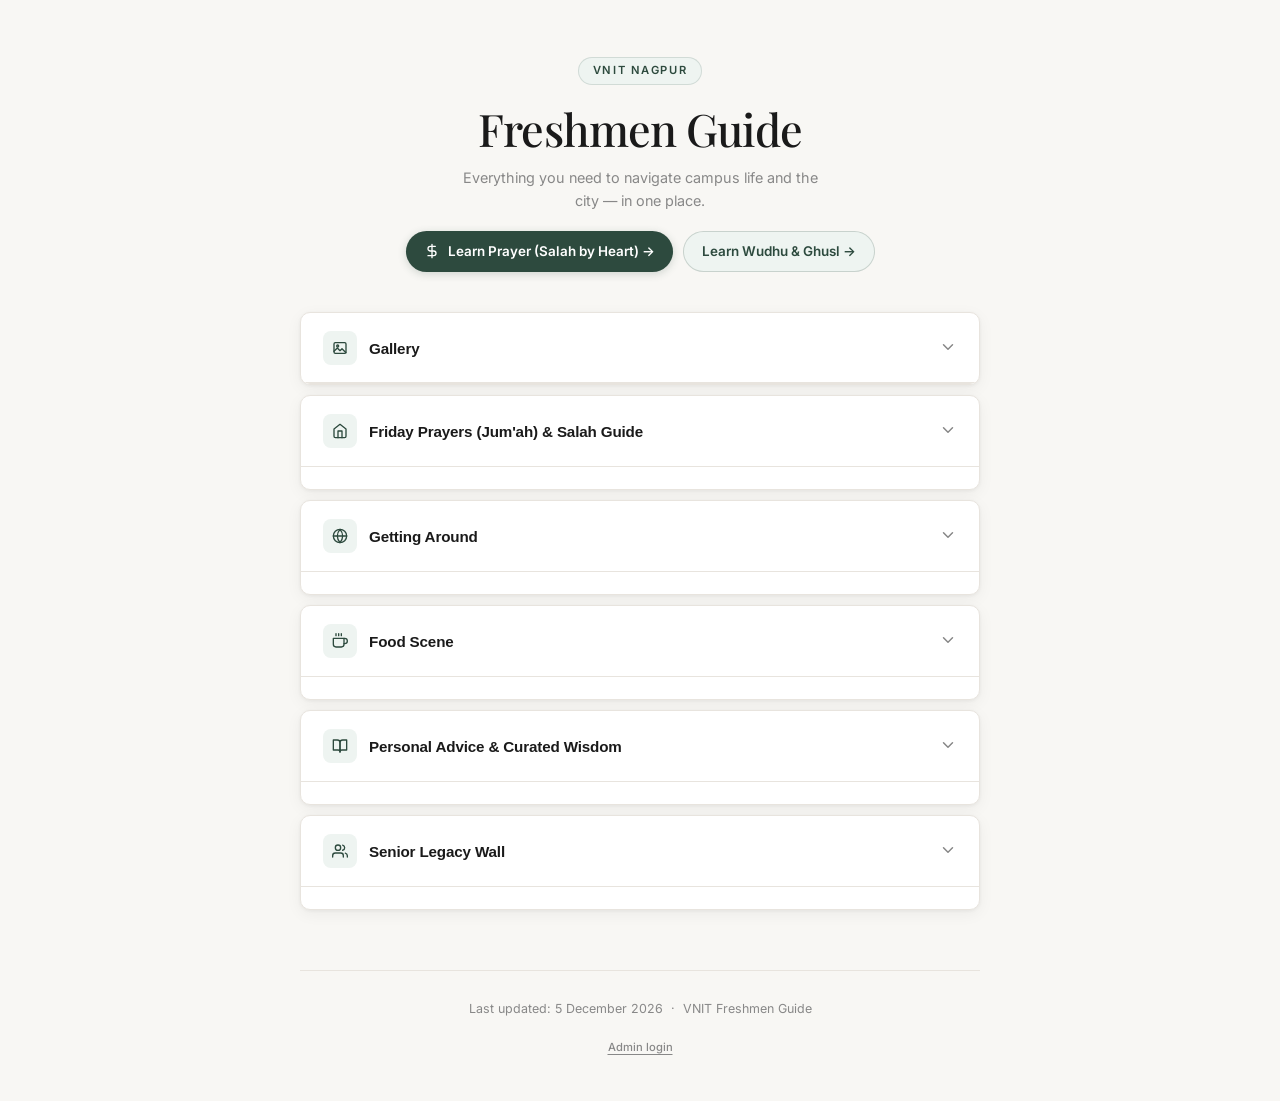
<file: index.html>
<!DOCTYPE html>
<html lang="en">
<head>
    <meta charset="UTF-8">
    <meta name="viewport" content="width=device-width, initial-scale=1.0">
    <title>VNIT Freshmen Guide</title>
    <meta name="description" content="Your interactive guide to navigating campus life and the city at VNIT Nagpur.">
    <link rel="preconnect" href="https://fonts.googleapis.com">
    <link rel="preconnect" href="https://fonts.gstatic.com" crossorigin>
    <link href="https://fonts.googleapis.com/css2?family=Inter:wght@300;400;500;600&family=Playfair+Display:wght@400;500&display=swap" rel="stylesheet">

    <link rel="stylesheet" href="feedback.css">
    <link rel="stylesheet" href="gallery.css?v=15">
    <script src="feedback.js?v=2" defer></script>
    <script src="gallery-data.js?v=2" defer></script>
    <script src="gallery.js?v=7" defer></script>
    <script src="gallery-admin.js?v=8" defer></script>

    <style>
        /* ── Reset & Base ── */
        *, *::before, *::after { box-sizing: border-box; margin: 0; padding: 0; }
        html { scroll-behavior: smooth; font-size: 16px; }
        body {
            font-family: 'Inter', -apple-system, BlinkMacSystemFont, sans-serif;
            background: #f8f7f4;
            color: #1a1a1a;
            -webkit-font-smoothing: antialiased;
            -moz-osx-font-smoothing: grayscale;
            line-height: 1.6;
        }

        /* ── Tokens ── */
        :root {
            --bg:        #f8f7f4;
            --surface:   #ffffff;
            --border:    #e8e4de;
            --border-2:  #d4cfc8;
            --text:      #1a1a1a;
            --text-2:    #4a4a4a;
            --text-3:    #888;
            --accent:    #2d4a3e;
            --accent-2:  #3d6b5a;
            --accent-bg: #eef4f1;
            --warm:      #7c5c3a;
            --warm-bg:   #faf5ef;
            --muted-bg:  #f3f1ed;
            --radius:    10px;
            --radius-sm: 6px;
            --shadow:    0 1px 4px rgba(0,0,0,.06), 0 4px 16px rgba(0,0,0,.05);
        }

        /* ── Layout ── */
        .wrapper {
            max-width: 720px;
            margin: 0 auto;
            padding: 0 20px;
        }

        /* ── Header ── */
        header {
            padding: 56px 0 40px;
            text-align: center;
            animation: fadeUp .5s ease both;
        }
        .header-eyebrow {
            display: inline-block;
            font-size: .7rem;
            font-weight: 600;
            letter-spacing: .14em;
            text-transform: uppercase;
            color: var(--accent);
            background: var(--accent-bg);
            padding: 4px 14px;
            border-radius: 99px;
            margin-bottom: 18px;
            border: 1px solid rgba(45,74,62,.15);
        }
        h1 {
            font-family: 'Playfair Display', Georgia, serif;
            font-size: clamp(1.9rem, 5vw, 2.8rem);
            font-weight: 500;
            letter-spacing: -.02em;
            color: var(--text);
            line-height: 1.15;
            margin-bottom: 12px;
        }
        .subtitle {
            font-size: .9rem;
            color: var(--text-3);
            font-weight: 400;
            max-width: 380px;
            margin: 0 auto;
        }

        /* ── Accordion ── */
        #guide-accordion {
            display: flex;
            flex-direction: column;
            gap: 10px;
            padding-bottom: 60px;
        }

        .accordion-item {
            background: var(--surface);
            border: 1px solid var(--border);
            border-radius: var(--radius);
            box-shadow: var(--shadow);
            overflow: hidden;
            animation: fadeUp .5s ease both;
        }
        .accordion-item:nth-child(2) { animation-delay: .07s; }
        .accordion-item:nth-child(3) { animation-delay: .14s; }

        .accordion-button {
            width: 100%;
            display: flex;
            align-items: center;
            justify-content: space-between;
            padding: 18px 22px;
            background: none;
            border: none;
            cursor: pointer;
            text-align: left;
            -webkit-tap-highlight-color: transparent;
            gap: 12px;
            transition: background .2s;
        }
        .accordion-button:hover { background: var(--muted-bg); }

        .btn-left {
            display: flex;
            align-items: center;
            gap: 12px;
        }
        .btn-icon {
            width: 34px;
            height: 34px;
            border-radius: 8px;
            background: var(--accent-bg);
            display: flex;
            align-items: center;
            justify-content: center;
            flex-shrink: 0;
            color: var(--accent);
        }
        .btn-icon svg { width: 16px; height: 16px; stroke: currentColor; fill: none; stroke-width: 2; stroke-linecap: round; stroke-linejoin: round; }

        .btn-label {
            font-size: .95rem;
            font-weight: 600;
            color: var(--text);
            letter-spacing: -.01em;
        }

        .chevron {
            flex-shrink: 0;
            color: var(--text-3);
            transition: transform .3s ease;
        }
        .chevron svg { width: 18px; height: 18px; stroke: currentColor; fill: none; stroke-width: 2; stroke-linecap: round; stroke-linejoin: round; }
        .accordion-button.open .chevron { transform: rotate(180deg); }

        /* ── Accordion content ── */
        .accordion-content {
            display: grid;
            grid-template-rows: 0fr;
            transition: grid-template-rows 0.3s cubic-bezier(0.4, 0, 0.2, 1);
            overflow: hidden;
        }
        .accordion-content.open {
            grid-template-rows: 1fr;
        }
        .accordion-body {
            min-height: 0;
            padding: 0 22px 22px;
            border-top: 1px solid var(--border);
        }
        .accordion-body > p:first-child {
            padding-top: 16px;
        }

        /* ── Typography inside accordion ── */
        .accordion-body p,
        .accordion-body li {
            font-size: .875rem;
            color: var(--text-2);
            line-height: 1.65;
        }
        .accordion-body strong { color: var(--text); font-weight: 600; }
        .accordion-body h3 {
            font-size: .8rem;
            font-weight: 600;
            letter-spacing: .08em;
            text-transform: uppercase;
            color: var(--text-3);
            margin: 20px 0 10px;
        }
        .accordion-body h4 {
            font-size: .8rem;
            font-weight: 600;
            color: var(--text);
            margin-bottom: 6px;
        }

        /* ── Info cards ── */
        .card {
            background: var(--muted-bg);
            border: 1px solid var(--border);
            border-radius: var(--radius-sm);
            padding: 14px 16px;
        }
        .card + .card { margin-top: 8px; }
        .card-label {
            font-size: .72rem;
            font-weight: 600;
            letter-spacing: .08em;
            text-transform: uppercase;
            margin-bottom: 5px;
        }
        .card-label.accent  { color: var(--accent); }
        .card-label.warm    { color: var(--warm); }
        .card-label.neutral { color: var(--text-3); }

        /* ── Grid ── */
        .grid-2 {
            display: grid;
            grid-template-columns: repeat(auto-fit, minmax(200px, 1fr));
            gap: 8px;
            margin-top: 8px;
        }
        .grid-3 {
            display: grid;
            grid-template-columns: repeat(auto-fit, minmax(180px, 1fr));
            gap: 8px;
            margin-top: 8px;
        }
        .grid-2 > .card + .card,
        .grid-3 > .card + .card {
            margin-top: 0;
        }

        /* ── Tag pills ── */
        .tag {
            display: inline-block;
            font-size: .72rem;
            color: var(--text-3);
            background: var(--border);
            border-radius: 99px;
            padding: 2px 9px;
            margin-left: 4px;
        }

        /* ── Divider ── */
        .section-divider {
            border: none;
            border-top: 1px solid var(--border);
            margin: 18px 0 14px;
        }

        /* ── Alert strip ── */
        .alert {
            border-left: 3px solid;
            border-radius: 0 var(--radius-sm) var(--radius-sm) 0;
            padding: 12px 14px;
            font-size: .85rem;
            margin-top: 16px;
        }
        .alert.info   { border-color: var(--accent); background: var(--accent-bg); color: var(--accent); }
        .alert.warm   { border-color: #c4914d; background: var(--warm-bg); color: var(--warm); }
        .alert.caution { border-color: #b58a3a; background: #fefaed; color: #7a5c20; }

        /* ── Steps ── */
        .steps { display: flex; flex-direction: column; gap: 6px; margin-top: 8px; }
        .step  { display: flex; gap: 10px; align-items: flex-start; font-size: .875rem; color: var(--text-2); }
        .step-num {
            min-width: 20px;
            height: 20px;
            border-radius: 50%;
            background: var(--accent-bg);
            color: var(--accent);
            font-size: .7rem;
            font-weight: 600;
            display: flex;
            align-items: center;
            justify-content: center;
            margin-top: 2px;
            flex-shrink: 0;
        }

        /* ── Sisters section ── */
        .sisters-block {
            margin-top: 18px;
            border-top: 1px solid var(--border);
            padding-top: 16px;
        }
        .sisters-heading {
            font-size: .8rem;
            font-weight: 600;
            letter-spacing: .08em;
            text-transform: uppercase;
            color: var(--text-3);
            margin-bottom: 10px;
        }
        .sisters-row {
            display: flex;
            align-items: center;
            justify-content: space-between;
            padding: 10px 14px;
            background: var(--muted-bg);
            border: 1px solid var(--border);
            border-radius: var(--radius-sm);
            gap: 12px;
        }
        .sisters-row + .sisters-row { margin-top: 6px; }
        .sisters-name {
            font-size: .875rem;
            font-weight: 600;
            color: var(--text);
        }
        .sisters-sub {
            font-size: .75rem;
            color: var(--text-3);
            margin-top: 1px;
        }
        .contact-link {
            font-size: .8rem;
            font-weight: 500;
            color: var(--accent);
            white-space: nowrap;
            text-decoration: none;
            border: 1px solid rgba(45,74,62,.2);
            background: var(--accent-bg);
            padding: 4px 10px;
            border-radius: 99px;
            transition: background .2s;
        }
        .contact-link:hover { background: #ddeee8; }

        .map-link {
            color: inherit;
            text-decoration-line: underline;
            text-decoration-color: var(--border-2);
            text-underline-offset: 2px;
            transition: color .2s, text-decoration-color .2s;
        }
        .map-link:hover {
            color: var(--accent);
            text-decoration-color: var(--accent);
        }

        .restaurant-list {
            display: flex;
            flex-direction: column;
            gap: 4px;
            margin-top: 4px;
        }
        .restaurant-row {
            display: flex;
            align-items: center;
            gap: 10px;
            min-height: 28px;
            font-size: .875rem;
            color: var(--text-2);
            line-height: 1.45;
        }
        .restaurant-row.featured {
            min-height: 38px;
            color: var(--text);
            font-weight: 600;
        }
        .restaurant-link {
            min-width: 0;
            color: inherit;
            text-decoration-line: underline;
            text-decoration-color: var(--border-2);
            text-underline-offset: 2px;
            transition: color .2s, text-decoration-color .2s;
        }
        .restaurant-link:hover {
            color: var(--accent);
            text-decoration-color: var(--accent);
        }
        .map-icon-link {
            width: 26px;
            height: 26px;
            margin-left: auto;
            border: 1px solid var(--border);
            border-radius: 50%;
            color: var(--accent);
            display: inline-flex;
            align-items: center;
            justify-content: center;
            flex: 0 0 26px;
            transition: background .2s, border-color .2s;
        }
        .map-icon-link:hover {
            background: var(--accent-bg);
            border-color: var(--accent-2);
        }
        .map-icon-link svg {
            width: 14px;
            height: 14px;
            fill: none;
            stroke: currentColor;
            stroke-width: 2;
            stroke-linecap: round;
            stroke-linejoin: round;
        }
        .restaurant-note {
            margin-top: 4px;
            font-size: .8rem;
            color: var(--text-3);
        }

        /* ── Legacy Wall ── */
        .search-bar {
            width: 100%;
            padding: 11px 16px;
            font-family: 'Inter', sans-serif;
            font-size: .875rem;
            background: var(--surface);
            border: 1px solid var(--border);
            border-radius: var(--radius-sm);
            color: var(--text);
            outline: none;
            transition: border-color .2s;
            margin-bottom: 14px;
        }
        .search-bar:focus { border-color: var(--accent-2); }
        .search-bar::placeholder { color: var(--text-3); }

        .filter-row {
            display: flex;
            flex-wrap: wrap;
            gap: 6px;
            margin-bottom: 16px;
        }
        .filter-chip {
            font-size: .72rem;
            font-weight: 500;
            padding: 4px 12px;
            border-radius: 99px;
            border: 1px solid var(--border);
            background: var(--muted-bg);
            color: var(--text-3);
            cursor: pointer;
            transition: all .2s;
            white-space: nowrap;
        }
        .filter-chip.active {
            background: var(--accent-bg);
            border-color: rgba(45,74,62,.3);
            color: var(--accent);
        }

        .legacy-list { display: flex; flex-direction: column; gap: 10px; }

        .legacy-card {
            background: var(--muted-bg);
            border: 1px solid var(--border);
            border-radius: var(--radius-sm);
            padding: 16px;
            transition: border-color .2s;
        }
        .legacy-card:hover { border-color: var(--border-2); }
        .legacy-card.hidden { display: none; }

        .lc-head {
            display: flex;
            align-items: flex-start;
            justify-content: space-between;
            gap: 10px;
            margin-bottom: 10px;
        }
        .lc-name {
            font-size: .9rem;
            font-weight: 600;
            color: var(--text);
        }
        .lc-meta {
            font-size: .72rem;
            color: var(--text-3);
            margin-top: 2px;
        }
        .lc-badge {
            font-size: .68rem;
            font-weight: 600;
            letter-spacing: .06em;
            text-transform: uppercase;
            color: var(--accent);
            background: var(--accent-bg);
            border: 1px solid rgba(45,74,62,.15);
            padding: 3px 9px;
            border-radius: 99px;
            white-space: nowrap;
            flex-shrink: 0;
        }

        .lc-tip {
            font-size: .875rem;
            color: var(--text-2);
            line-height: 1.6;
            margin-bottom: 10px;
            border-left: 2px solid var(--accent);
            padding-left: 10px;
        }

        .lc-extras { display: none; }
        .lc-extras.open { display: block; }
        .lc-extras-grid {
            display: flex;
            flex-direction: column;
            gap: 12px;
            margin-top: 12px;
        }
        .lc-extra-item {
            background: var(--surface);
            border: 1px solid var(--border);
            border-radius: var(--radius-sm);
            padding: 12px 14px;
        }
        .lc-extra-label {
            font-size: .8rem;
            font-weight: 600;
            color: var(--accent);
            margin-bottom: 6px;
            line-height: 1.4;
        }
        .lc-extra-val {
            font-size: .85rem;
            color: var(--text-2);
            line-height: 1.6;
        }

        /* ── Senior Legacy Enhancements ── */
        .lc-highlights {
            display: flex;
            flex-direction: column;
            gap: 7px;
            margin: 10px 0 12px;
        }
        .lc-highlight-card {
            background: var(--surface);
            border: 1px solid var(--border);
            border-radius: var(--radius-sm);
            padding: 9px 12px;
            font-size: .84rem;
            color: var(--text-2);
            line-height: 1.5;
        }
        .lc-highlight-tag {
            display: flex;
            align-items: center;
            gap: 5px;
            font-size: .7rem;
            font-weight: 700;
            letter-spacing: .05em;
            text-transform: uppercase;
            color: var(--accent);
            margin-bottom: 3px;
        }
        .lc-cat-block {
            margin-top: 14px;
        }
        .lc-cat-header {
            font-size: .74rem;
            font-weight: 700;
            letter-spacing: .08em;
            text-transform: uppercase;
            color: var(--text-3);
            margin-bottom: 8px;
            padding-bottom: 4px;
            border-bottom: 1px dashed var(--border);
        }
        .lc-share-btn {
            background: none;
            border: 1px solid var(--border);
            color: var(--text-3);
            cursor: pointer;
            display: inline-flex;
            align-items: center;
            gap: 5px;
            font-size: .75rem;
            padding: 4px 9px;
            border-radius: 99px;
            background: var(--surface);
            transition: all .2s;
        }
        .lc-share-btn:hover {
            color: var(--accent);
            border-color: var(--accent);
            background: var(--accent-bg);
        }
        .lc-share-btn svg {
            width: 13px;
            height: 13px;
            stroke: currentColor;
            fill: none;
            stroke-width: 2;
        }

        /* ── Personal Advice Guide ── */
        .advice-list {
            display: flex;
            flex-direction: column;
            gap: 12px;
            margin-top: 14px;
        }
        .advice-card {
            background: var(--muted-bg);
            border: 1px solid var(--border);
            border-radius: var(--radius-sm);
            padding: 16px 18px;
            transition: border-color .2s;
        }
        .advice-card:hover { border-color: var(--border-2); }
        .advice-top {
            display: flex;
            align-items: flex-start;
            justify-content: space-between;
            gap: 10px;
            margin-bottom: 8px;
        }
        .advice-title {
            font-size: .95rem;
            font-weight: 600;
            color: var(--text);
            line-height: 1.35;
        }
        .advice-pill {
            font-size: .68rem;
            font-weight: 600;
            letter-spacing: .06em;
            text-transform: uppercase;
            color: var(--accent);
            background: var(--accent-bg);
            border: 1px solid rgba(45,74,62,.15);
            padding: 3px 9px;
            border-radius: 99px;
            white-space: nowrap;
            flex-shrink: 0;
        }
        .advice-quote {
            font-size: .875rem;
            color: var(--text);
            font-style: italic;
            border-left: 2px solid var(--accent);
            padding-left: 10px;
            margin: 8px 0;
            line-height: 1.6;
        }
        .advice-details {
            font-size: .85rem;
            color: var(--text-2);
            line-height: 1.6;
            margin-bottom: 10px;
        }
        .advice-footer {
            display: flex;
            align-items: center;
            justify-content: space-between;
            gap: 8px;
            padding-top: 10px;
            border-top: 1px solid var(--border);
            flex-wrap: wrap;
        }
        .advice-link {
            font-size: .8rem;
            font-weight: 500;
            color: var(--accent);
            text-decoration: underline;
            text-underline-offset: 2px;
            display: inline-flex;
            align-items: center;
            gap: 4px;
        }

        /* ── Floating Toast ── */
        .app-toast {
            position: fixed;
            bottom: 30px;
            left: 50%;
            transform: translateX(-50%) translateY(40px);
            background: #1a1a1a;
            color: #ffffff;
            padding: 9px 18px;
            border-radius: 99px;
            font-size: .82rem;
            font-weight: 500;
            box-shadow: 0 4px 16px rgba(0,0,0,.2);
            opacity: 0;
            pointer-events: none;
            transition: all .25s ease;
            z-index: 2000;
        }
        .app-toast.show {
            opacity: 1;
            transform: translateX(-50%) translateY(0);
        }

        .lc-footer {
            display: flex;
            align-items: center;
            justify-content: space-between;
            margin-top: 10px;
            gap: 8px;
            flex-wrap: wrap;
        }
        .lc-company {
            font-size: .75rem;
            color: var(--text-3);
        }
        .lc-toggle {
            font-size: .75rem;
            font-weight: 500;
            color: var(--accent);
            background: none;
            border: none;
            cursor: pointer;
            padding: 0;
            text-decoration: underline;
            text-underline-offset: 2px;
        }

        .no-results {
            text-align: center;
            padding: 32px 16px;
            font-size: .875rem;
            color: var(--text-3);
            display: none;
        }
        .no-results.show { display: block; }

        .legacy-count {
            font-size: .75rem;
            color: var(--text-3);
            margin-bottom: 12px;
        }

        /* ── Back to top ── */
        .back-to-top {
            position: fixed;
            bottom: 24px;
            right: 24px;
            background: var(--text);
            color: #fff;
            border: none;
            border-radius: 50%;
            width: 42px;
            height: 42px;
            cursor: pointer;
            opacity: 0;
            pointer-events: none;
            transition: opacity .3s, transform .3s;
            z-index: 100;
            display: flex;
            align-items: center;
            justify-content: center;
        }
        .back-to-top svg { width: 18px; height: 18px; stroke: #fff; fill: none; stroke-width: 2.5; stroke-linecap: round; stroke-linejoin: round; }
        .back-to-top.visible { opacity: 1; pointer-events: auto; }
        .back-to-top:hover { transform: translateY(-3px); }

        /* ── Footer ── */
        footer {
            text-align: center;
            padding: 28px 0 40px;
            font-size: .78rem;
            color: var(--text-3);
            border-top: 1px solid var(--border);
        }

        /* ── Animation ── */
        @keyframes fadeUp {
            from { opacity: 0; transform: translateY(16px); }
            to   { opacity: 1; transform: translateY(0); }
        }

        /* ── Responsive ── */
        @media (max-width: 480px) {
            header { padding: 40px 0 28px; }
            .accordion-button { padding: 15px 16px; }
            .accordion-body   { padding: 0 16px 18px; }
            .grid-2, .grid-3  { grid-template-columns: 1fr; }
            .sisters-row      { flex-direction: column; align-items: flex-start; gap: 8px; }
        }
    </style>
</head>
<body>

    <button class="back-to-top" id="backToTop" title="Back to top" aria-label="Back to top">
        <svg viewBox="0 0 24 24"><polyline points="18 15 12 9 6 15"/></svg>
    </button>

    <div class="wrapper">

        <header>
            <div class="header-eyebrow">VNIT Nagpur</div>
            <h1>Freshmen Guide</h1>
            <p class="subtitle">Everything you need to navigate campus life and the city — in one place.</p>
            <div style="margin-top:18px; display:flex; justify-content:center; gap:10px; flex-wrap:wrap;">
                <a href="salah.html" style="display:inline-flex; align-items:center; gap:8px; background:var(--accent); color:#ffffff; font-size:.84rem; font-weight:600; padding:9px 18px; border-radius:99px; text-decoration:none; box-shadow:0 2px 8px rgba(45,74,62,.2); transition:transform .2s, background .2s;">
                    <svg viewBox="0 0 24 24" width="16" height="16" stroke="currentColor" fill="none" stroke-width="2" stroke-linecap="round" stroke-linejoin="round"><path d="M12 2v20M17 5H9.5a3.5 3.5 0 0 0 0 7h5a3.5 3.5 0 0 1 0 7H6"/></svg>
                    <span>Learn Prayer (Salah by Heart) &rarr;</span>
                </a>
                <a href="wudhu-ghusl.html" style="display:inline-flex; align-items:center; gap:8px; background:var(--accent-bg); color:var(--accent); border:1px solid rgba(45,74,62,.2); font-size:.84rem; font-weight:600; padding:9px 18px; border-radius:99px; text-decoration:none;">
                    <span>Learn Wudhu &amp; Ghusl &rarr;</span>
                </a>
            </div>
        </header>

        <div id="guide-accordion">

            <!-- ── Campus Gallery ── -->
            <div class="accordion-item gallery-accordion-item">
                <button class="accordion-button" data-target="gallery-content" aria-controls="gallery-content" aria-expanded="false">
                    <div class="btn-left">
                        <div class="btn-icon">
                            <svg viewBox="0 0 24 24" aria-hidden="true"><rect x="3" y="4" width="18" height="16" rx="2"/><circle cx="8.5" cy="9" r="1.5"/><path d="m3 17 5-5 4 4 3-3 6 6"/></svg>
                        </div>
                        <span class="btn-label">Gallery</span>
                    </div>
                    <div class="chevron"><svg viewBox="0 0 24 24" aria-hidden="true"><polyline points="6 9 12 15 18 9"/></svg></div>
                </button>
                <div id="gallery-content" class="accordion-content">
                    <div class="accordion-body gallery-body">
                        <div class="gallery-filters" role="group" aria-label="Filter gallery by year"></div>
                        <div class="gallery-occasions"></div>
                    </div>
                </div>
            </div>

            <!-- ── Friday Prayers ── -->
            <div class="accordion-item">
                <button class="accordion-button" data-target="prayers">
                    <div class="btn-left">
                        <div class="btn-icon">
                            <svg viewBox="0 0 24 24"><path d="M3 9l9-7 9 7v11a2 2 0 0 1-2 2H5a2 2 0 0 1-2-2z"/><polyline points="9 22 9 12 15 12 15 22"/></svg>
                        </div>
                        <span class="btn-label">Friday Prayers (Jum'ah) &amp; Salah Guide</span>
                    </div>
                    <div class="chevron">
                        <svg viewBox="0 0 24 24"><polyline points="6 9 12 15 18 9"/></svg>
                    </div>
                </button>
                <div id="prayers" class="accordion-content">
                    <div class="accordion-body">
                        <p>Where to go for Friday prayers depends on your schedule that day.</p>

                        <h3>By Day Type</h3>
                        <div class="card">
                            <div class="card-label accent">Regular Academic Day</div>
                            <p>The one-hour lunch break makes <strong>HB2</strong> the most practical option for Jum'ah.</p>
                        </div>
                        <div class="card">
                            <div class="card-label warm">Holiday</div>
                            <p>With more time, head to mosques in <strong><a class="map-link" href="https://www.google.com/maps/search/?api=1&amp;query=mosques+in+Sadar%2C+Nagpur" target="_blank" rel="noopener noreferrer">Sadar</a>, <a class="map-link" href="https://www.google.com/maps/search/?api=1&amp;query=mosques+in+Mominpura%2C+Nagpur" target="_blank" rel="noopener noreferrer">Mominpura</a>, or <a class="map-link" href="https://www.google.com/maps/search/?api=1&amp;query=mosques+in+Jafar+Nagar%2C+Nagpur" target="_blank" rel="noopener noreferrer">Jafar Nagar</a></strong>. Routes are in Getting Around. There's also a mosque near campus.</p>
                        </div>

                        <!-- Sisters' Section -->
                        <div class="sisters-block">
                            <div class="sisters-heading">Sisters' Prayer Arrangements</div>
                            <div class="sisters-row">
                                <div>
                                    <div class="sisters-name"><a class="map-link" href="https://www.google.com/maps/search/?api=1&amp;query=Darul+Uloom+Salafiah%2C+53J7%2BWQR%2C+Ahbab+Colony%2C+Jafar+Nagar%2C+Nagpur" target="_blank" rel="noopener noreferrer">Salafiya Masjid</a></div>
                                    <div class="sisters-sub">Jafar Nagar · confirm arrangements directly</div>
                                </div>
                                <a class="contact-link" href="tel:9096330783">9096330783</a>
                            </div>
                            <div class="sisters-row">
                                <div>
                                    <div class="sisters-name"><a class="map-link" href="https://www.google.com/maps/search/?api=1&amp;query=Masjid-e-Walidain+Ahle+Hadees%2C+53Q7%2B7VP%2C+near+Shyam+Lawn%2C+Jafar+Nagar%2C+Nagpur" target="_blank" rel="noopener noreferrer">Walidain Masjid</a></div>
                                    <div class="sisters-sub">Jafar Nagar · confirm arrangements directly</div>
                                </div>
                                <a class="contact-link" href="tel:9096330783">9096330783</a>
                            </div>
                            <div class="alert caution" style="margin-top:10px;">
                                Both masjids are in Jafar Nagar. Call ahead to confirm sisters' arrangements and prayer timings.
                            </div>
                        </div>
                        <!-- Salah by Heart Interactive App -->
                        <div class="card" style="margin-top:16px; background:var(--accent-bg); border:1px solid rgba(45,74,62,.2);">
                            <div class="card-label accent">Interactive Guide</div>
                            <h4 style="font-size:.95rem; font-weight:600; color:var(--text); margin:4px 0 6px;">Salah by Heart</h4>
                            <p style="font-size:.85rem; color:var(--text-2); margin-bottom:12px;">Step-by-step interactive tool to learn, memorise, and quiz the conditions, arkān, wājibāt, and recitations of prayer.</p>
                            <a href="salah.html" class="contact-link" style="display:inline-flex; align-items:center; gap:6px; font-weight:600; text-decoration:none; color:var(--accent);">
                                <span>Open Salah by Heart &rarr;</span>
                            </a>
                        </div>
                        <div class="card" style="margin-top:8px; background:var(--accent-bg); border:1px solid rgba(45,74,62,.2);">
                            <div class="card-label accent">Interactive Guide</div>
                            <h4 style="font-size:.95rem; font-weight:600; color:var(--text); margin:4px 0 6px;">Wudhu &amp; Ghusl</h4>
                            <p style="font-size:.85rem; color:var(--text-2); margin-bottom:12px;">A plain-language guide to purification, with step-by-step learning, recall cards, and a short quiz.</p>
                            <a href="wudhu-ghusl.html" class="contact-link" style="display:inline-flex; align-items:center; gap:6px; font-weight:600; text-decoration:none; color:var(--accent);">
                                <span>Open Wudhu &amp; Ghusl &rarr;</span>
                            </a>
                        </div>
                    </div>
                </div>
            </div>

            <!-- ── Getting Around ── -->
            <div class="accordion-item">
                <button class="accordion-button" data-target="getting-around">
                    <div class="btn-left">
                        <div class="btn-icon">
                            <svg viewBox="0 0 24 24"><circle cx="12" cy="12" r="10"/><line x1="2" y1="12" x2="22" y2="12"/><path d="M12 2a15.3 15.3 0 0 1 4 10 15.3 15.3 0 0 1-4 10 15.3 15.3 0 0 1-4-10 15.3 15.3 0 0 1 4-10z"/></svg>
                        </div>
                        <span class="btn-label">Getting Around</span>
                    </div>
                    <div class="chevron">
                        <svg viewBox="0 0 24 24"><polyline points="6 9 12 15 18 9"/></svg>
                    </div>
                </button>
                <div id="getting-around" class="accordion-content">
                    <div class="accordion-body">
                        <p>How to reach popular spots from campus by metro or cab.</p>

                        <h3>Destinations</h3>
                        <div class="grid-3">
                            <div class="card">
                                <div class="card-label neutral">Sadar</div>
                                <div class="steps">
                                    <div class="step"><div class="step-num">1</div><p>From <strong>VNIT Gate 3</strong> to <strong>LAD Chowk Metro</strong></p></div>
                                    <div class="step"><div class="step-num">2</div><p>Metro to <strong>Gaddigodam Station</strong></p></div>
                                    <div class="step"><div class="step-num">3</div><p>Short walk from exit</p></div>
                                </div>
                            </div>
                            <div class="card">
                                <div class="card-label neutral">Mominpura</div>
                                <div class="steps">
                                    <div class="step"><div class="step-num">1</div><p><strong>LAD Chowk Metro</strong> to <strong>Dosarvaishaya Square</strong></p></div>
                                    <div class="step"><div class="step-num">2</div><p>Mominpura is right at the exit</p></div>
                                </div>
                            </div>
                            <div class="card" style="grid-column: 1 / -1;">
                                <div class="card-label neutral">Jafar Nagar</div>
                                <p style="margin-top:4px;">No direct metro. Take a <strong>cab</strong> — it's the easiest option.</p>
                            </div>
                        </div>
                    </div>
                </div>
            </div>

            <!-- ── Food Scene ── -->
            <div class="accordion-item">
                <button class="accordion-button" data-target="food-scene">
                    <div class="btn-left">
                        <div class="btn-icon">
                            <svg viewBox="0 0 24 24"><path d="M18 8h1a4 4 0 0 1 0 8h-1"/><path d="M2 8h16v9a4 4 0 0 1-4 4H6a4 4 0 0 1-4-4V8z"/><line x1="6" y1="1" x2="6" y2="4"/><line x1="10" y1="1" x2="10" y2="4"/><line x1="14" y1="1" x2="14" y2="4"/></svg>
                        </div>
                        <span class="btn-label">Food Scene</span>
                    </div>
                    <div class="chevron">
                        <svg viewBox="0 0 24 24"><polyline points="6 9 12 15 18 9"/></svg>
                    </div>
                </button>
                <div id="food-scene" class="accordion-content">
                    <div class="accordion-body">
                        <p>Best food spots around Nagpur — from budget biryani to shawarmas.</p>

                        <h3>Biryani</h3>
                        <div class="grid-2">
                            <div class="card">
                                <div class="card-label accent">Biryani Specialists</div>
                                <div class="restaurant-list">
                                    <div class="restaurant-row">
                                        <a class="restaurant-link" href="https://www.zomato.com/nagpur/behrouz-biryani-sadar" target="_blank" rel="noopener noreferrer" data-restaurant-id="behrouz-biryani">Behrouz Biryani</a>
                                        <a class="map-icon-link" href="https://www.google.com/maps/search/?api=1&amp;query=Behrouz+Biryani%2C+Hotel+Brij%2C+Gaddigodam+Chowk%2C+Kamptee+Road%2C+Sadar%2C+Nagpur" target="_blank" rel="noopener noreferrer" aria-label="Open Behrouz Biryani in Google Maps" title="Open in Google Maps"><svg viewBox="0 0 24 24" aria-hidden="true"><path d="M20 10c0 5-8 12-8 12S4 15 4 10a8 8 0 1 1 16 0Z"/><circle cx="12" cy="10" r="2.5"/></svg></a>
                                    </div>
                                    <div class="restaurant-row">
                                        <a class="restaurant-link" href="https://www.zomato.com/nagpur/red-bucket-biryani-somalwada" target="_blank" rel="noopener noreferrer" data-restaurant-id="red-bucket-biryani">Red Bucket Biryani</a>
                                        <a class="map-icon-link" href="https://www.google.com/maps/search/?api=1&amp;query=Red+Bucket+Biryani%2C+Plot+10%2C+Shubhangi+Gruh+Nirman%2C+Hanuman+Nagar+Zone%2C+Besa+Road%2C+near+Central+Bank%2C+Somalwada%2C+Nagpur" target="_blank" rel="noopener noreferrer" aria-label="Open Red Bucket Biryani in Google Maps" title="Open in Google Maps"><svg viewBox="0 0 24 24" aria-hidden="true"><path d="M20 10c0 5-8 12-8 12S4 15 4 10a8 8 0 1 1 16 0Z"/><circle cx="12" cy="10" r="2.5"/></svg></a>
                                    </div>
                                    <div class="restaurant-row">
                                        <a class="restaurant-link" href="https://www.zomato.com/nagpur/al-bashir-hotel-pratap-nagar" target="_blank" rel="noopener noreferrer" data-restaurant-id="al-bashir-hotel">Al Bashir Hotel</a>
                                        <a class="map-icon-link" href="https://www.google.com/maps/search/?api=1&amp;query=Al+Bashir+Hotel%2C+57+Ground+Floor%2C+Shiwalkar+Building%2C+IT+Park%2C+Gopal+Nagar%2C+Pratap+Nagar%2C+Nagpur" target="_blank" rel="noopener noreferrer" aria-label="Open Al Bashir Hotel in Google Maps" title="Open in Google Maps"><svg viewBox="0 0 24 24" aria-hidden="true"><path d="M20 10c0 5-8 12-8 12S4 15 4 10a8 8 0 1 1 16 0Z"/><circle cx="12" cy="10" r="2.5"/></svg></a>
                                    </div>
                                </div>
                            </div>
                            <div class="card">
                                <div class="card-label accent">Low Budget</div>
                                <div class="restaurant-list">
                                    <div class="restaurant-row">
                                        <a class="restaurant-link" href="https://www.swiggy.com/city/nagpur/hkgn-gulab-baba-biryani-hansapuri-mominpura-rest908789" target="_blank" rel="noopener noreferrer" data-restaurant-id="hkgn-gulab-baba-biryani">HKGN Gulab Baba Biryani</a>
                                        <a class="map-icon-link" href="https://www.google.com/maps/search/?api=1&amp;query=HKGN+Gulab+Baba+Biryani%2C+Hansapuri%2C+Mominpura%2C+Nagpur" target="_blank" rel="noopener noreferrer" aria-label="Open HKGN Gulab Baba Biryani in Google Maps" title="Open in Google Maps"><svg viewBox="0 0 24 24" aria-hidden="true"><path d="M20 10c0 5-8 12-8 12S4 15 4 10a8 8 0 1 1 16 0Z"/><circle cx="12" cy="10" r="2.5"/></svg></a>
                                    </div>
                                    <div class="restaurant-row">
                                        <a class="restaurant-link" href="https://www.zomato.com/nagpur/hotel-wakil-biryani-center-chaoni" target="_blank" rel="noopener noreferrer" data-restaurant-id="hotel-wakil-biryani-center">Hotel Wakil Biryani Center</a>
                                        <a class="map-icon-link" href="https://www.google.com/maps/search/?api=1&amp;query=Hotel+Wakil+Biryani+Center%2C+175+NMC+Complex%2C+Bajaj+Wing%2C+Mangalwari+Bazar%2C+Chaoni%2C+Nagpur" target="_blank" rel="noopener noreferrer" aria-label="Open Hotel Wakil Biryani Center in Google Maps" title="Open in Google Maps"><svg viewBox="0 0 24 24" aria-hidden="true"><path d="M20 10c0 5-8 12-8 12S4 15 4 10a8 8 0 1 1 16 0Z"/><circle cx="12" cy="10" r="2.5"/></svg></a>
                                    </div>
                                    <div class="restaurant-row">
                                        <a class="restaurant-link" href="https://www.zomato.com/nagpur/mullaji-zillah-biryani-centre-sadar" target="_blank" rel="noopener noreferrer" data-restaurant-id="mullaji-zillah-biryani-centre">Mullaji Zillah Biryani Centre</a>
                                        <a class="map-icon-link" href="https://www.google.com/maps/search/?api=1&amp;query=Mullaji+Zillah+Biryani+Centre%2C+Shop+52%2C+Mini+Mangalwari+Bazar+Complex%2C+Sadar%2C+Nagpur" target="_blank" rel="noopener noreferrer" aria-label="Open Mullaji Zillah Biryani Centre in Google Maps" title="Open in Google Maps"><svg viewBox="0 0 24 24" aria-hidden="true"><path d="M20 10c0 5-8 12-8 12S4 15 4 10a8 8 0 1 1 16 0Z"/><circle cx="12" cy="10" r="2.5"/></svg></a>
                                    </div>
                                    <div class="restaurant-row">
                                        <a class="restaurant-link" href="https://www.zomato.com/nagpur/sartaj-hotel-pachpaoli" target="_blank" rel="noopener noreferrer" data-restaurant-id="sartaj-hotel">Sartaj Hotel</a>
                                        <a class="map-icon-link" href="https://www.google.com/maps/search/?api=1&amp;query=Sartaj+Hotel%2C+Plot+133%2C+Azad+Nagar+Teka%2C+Pachpaoli%2C+Nagpur" target="_blank" rel="noopener noreferrer" aria-label="Open Sartaj Hotel in Google Maps" title="Open in Google Maps"><svg viewBox="0 0 24 24" aria-hidden="true"><path d="M20 10c0 5-8 12-8 12S4 15 4 10a8 8 0 1 1 16 0Z"/><circle cx="12" cy="10" r="2.5"/></svg></a>
                                    </div>
                                </div>
                            </div>
                        </div>
                        <div class="card" style="margin-top:8px;">
                            <div class="card-label accent">Delivery</div>
                            <div class="restaurant-list">
                                <div class="restaurant-row">
                                    <a class="restaurant-link" href="https://www.zomato.com/nagpur/hotel-al-zam-zam-dharampeth" target="_blank" rel="noopener noreferrer" data-restaurant-id="hotel-al-zam-zam">Hotel Al Zam Zam</a>
                                    <a class="map-icon-link" href="https://www.google.com/maps/search/?api=1&amp;query=Hotel+Al+Zam+Zam%2C+near+Batukbhai+Jewellers%2C+WHC+Road%2C+Dharampeth%2C+Nagpur" target="_blank" rel="noopener noreferrer" aria-label="Open Hotel Al Zam Zam in Google Maps" title="Open in Google Maps"><svg viewBox="0 0 24 24" aria-hidden="true"><path d="M20 10c0 5-8 12-8 12S4 15 4 10a8 8 0 1 1 16 0Z"/><circle cx="12" cy="10" r="2.5"/></svg></a>
                                </div>
                                <div class="restaurant-row">
                                    <a class="restaurant-link" href="https://www.zomato.com/nagpur/mughal-darbar-pratap-nagar" target="_blank" rel="noopener noreferrer" data-restaurant-id="mughal-darbar">Mughal Darbar</a>
                                    <a class="map-icon-link" href="https://www.google.com/maps/search/?api=1&amp;query=Mughal+Darbar%2C+Shop+1+and+2%2C+Mate+Square%2C+Pratap+Nagar%2C+Nagpur" target="_blank" rel="noopener noreferrer" aria-label="Open Mughal Darbar in Google Maps" title="Open in Google Maps"><svg viewBox="0 0 24 24" aria-hidden="true"><path d="M20 10c0 5-8 12-8 12S4 15 4 10a8 8 0 1 1 16 0Z"/><circle cx="12" cy="10" r="2.5"/></svg></a>
                                </div>
                            </div>
                        </div>

                        <h3>Shawarma</h3>
                        <div class="card">
                            <div class="card-label accent">Confirm Directly</div>
                            <div class="restaurant-list">
                                <div class="restaurant-row">
                                    <a class="restaurant-link" href="https://www.zomato.com/nagpur/al-lazeez-shawarma-pratap-nagar" target="_blank" rel="noopener noreferrer" data-restaurant-id="al-lazeez-shawarma">Al Lazeez Shawarma</a>
                                    <a class="map-icon-link" href="https://www.google.com/maps/search/?api=1&amp;query=Al+Lazeez+Shawarma%2C+G11+Shewalkar+Building%2C+South+Ambazari+Road%2C+Pratap+Nagar%2C+Nagpur" target="_blank" rel="noopener noreferrer" aria-label="Open Al Lazeez Shawarma in Google Maps" title="Open in Google Maps"><svg viewBox="0 0 24 24" aria-hidden="true"><path d="M20 10c0 5-8 12-8 12S4 15 4 10a8 8 0 1 1 16 0Z"/><circle cx="12" cy="10" r="2.5"/></svg></a>
                                </div>
                                <div class="restaurant-row">
                                    <a class="restaurant-link" href="https://www.zomato.com/nagpur/shawarma-g-1-gayatri-nagar" target="_blank" rel="noopener noreferrer" data-restaurant-id="shawarma-g">Shawarma G</a>
                                    <a class="map-icon-link" href="https://www.google.com/maps/search/?api=1&amp;query=Shawarma+G%2C+G-26%2C+Zone+1%2C+Gayatri+Nagar%2C+Nagpur" target="_blank" rel="noopener noreferrer" aria-label="Open Shawarma G in Google Maps" title="Open in Google Maps"><svg viewBox="0 0 24 24" aria-hidden="true"><path d="M20 10c0 5-8 12-8 12S4 15 4 10a8 8 0 1 1 16 0Z"/><circle cx="12" cy="10" r="2.5"/></svg></a>
                                </div>
                                <div class="restaurant-row">
                                    <a class="restaurant-link" href="https://www.zomato.com/nagpur/two-brothers-shawarma-gayatri-nagar" target="_blank" rel="noopener noreferrer" data-restaurant-id="two-brothers-shawarma">Two Brothers Shawarma</a>
                                    <a class="map-icon-link" href="https://www.google.com/maps/search/?api=1&amp;query=Two+Brothers+Shawarma%2C+IT+Park+Khaugalli%2C+Gayatri+Nagar%2C+Nagpur" target="_blank" rel="noopener noreferrer" aria-label="Open Two Brothers Shawarma in Google Maps" title="Open in Google Maps"><svg viewBox="0 0 24 24" aria-hidden="true"><path d="M20 10c0 5-8 12-8 12S4 15 4 10a8 8 0 1 1 16 0Z"/><circle cx="12" cy="10" r="2.5"/></svg></a>
                                </div>
                                <div class="restaurant-row">
                                    <a class="restaurant-link" href="https://www.zomato.com/nagpur/kings-shawarma-cuisine-2-ramdaspeth" target="_blank" rel="noopener noreferrer" data-restaurant-id="kings-shawarma-cuisine">Kings Shawarma &amp; Cuisine</a>
                                    <a class="map-icon-link" href="https://www.google.com/maps/search/?api=1&amp;query=Kings+Shawarma+%26+Cuisine%2C+Shop+1%2C+Plot+280P%2C+near+Coffee+Project%2C+Central+Bazar+Road%2C+Ramdaspeth%2C+Nagpur" target="_blank" rel="noopener noreferrer" aria-label="Open Kings Shawarma &amp; Cuisine in Google Maps" title="Open in Google Maps"><svg viewBox="0 0 24 24" aria-hidden="true"><path d="M20 10c0 5-8 12-8 12S4 15 4 10a8 8 0 1 1 16 0Z"/><circle cx="12" cy="10" r="2.5"/></svg></a>
                                </div>
                            </div>
                        </div>

                        <h3>Restaurants</h3>
                        <div class="grid-2">
                            <div class="card">
                                <div class="card-label accent">Mughlai &amp; North Indian</div>
                                <div class="restaurant-list">
                                    <div class="restaurant-row"><a class="restaurant-link" href="https://www.zomato.com/nagpur/mughal-darbar-pratap-nagar" target="_blank" rel="noopener noreferrer" data-restaurant-id="mughal-darbar">Mughal Darbar</a><a class="map-icon-link" href="https://www.google.com/maps/search/?api=1&amp;query=Mughal+Darbar%2C+Shop+1+and+2%2C+Mate+Square%2C+Pratap+Nagar%2C+Nagpur" target="_blank" rel="noopener noreferrer" aria-label="Open Mughal Darbar in Google Maps" title="Open in Google Maps"><svg viewBox="0 0 24 24" aria-hidden="true"><path d="M20 10c0 5-8 12-8 12S4 15 4 10a8 8 0 1 1 16 0Z"/><circle cx="12" cy="10" r="2.5"/></svg></a></div>
                                    <div class="restaurant-row"><a class="restaurant-link" href="https://www.zomato.com/nagpur/dastarkhwan-mankapur" target="_blank" rel="noopener noreferrer" data-restaurant-id="dastarkhwan">Dastarkhwan</a><a class="map-icon-link" href="https://www.google.com/maps/search/?api=1&amp;query=Dastarkhwan%2C+Plot+3%2C+Akhil+Vishwabharti+Society%2C+Swagat+Nagar%2C+Ring+Road%2C+near+KRC+Lawn%2C+Mankapur%2C+Nagpur" target="_blank" rel="noopener noreferrer" aria-label="Open Dastarkhwan in Google Maps" title="Open in Google Maps"><svg viewBox="0 0 24 24" aria-hidden="true"><path d="M20 10c0 5-8 12-8 12S4 15 4 10a8 8 0 1 1 16 0Z"/><circle cx="12" cy="10" r="2.5"/></svg></a></div>
                                    <div class="restaurant-row"><a class="restaurant-link" href="https://www.zomato.com/nagpur/al-rahman-mankapur" target="_blank" rel="noopener noreferrer" data-restaurant-id="al-rahman">Al Rahman</a><a class="map-icon-link" href="https://www.google.com/maps/search/?api=1&amp;query=Al+Rahman%2C+8+AY+Tower%2C+Mansha+Chowk%2C+Jafar+Nagar+Main+Road%2C+Mankapur%2C+Nagpur" target="_blank" rel="noopener noreferrer" aria-label="Open Al Rahman in Google Maps" title="Open in Google Maps"><svg viewBox="0 0 24 24" aria-hidden="true"><path d="M20 10c0 5-8 12-8 12S4 15 4 10a8 8 0 1 1 16 0Z"/><circle cx="12" cy="10" r="2.5"/></svg></a></div>
                                    <div class="restaurant-row"><a class="restaurant-link" href="https://www.zomato.com/nagpur/zauq-restaurant-chaoni" target="_blank" rel="noopener noreferrer" data-restaurant-id="zauq-restaurant">Zauq Restaurant</a><a class="map-icon-link" href="https://www.google.com/maps/search/?api=1&amp;query=Zauq+Restaurant%2C+Anjuman+Complex%2C+opposite+Haldiram%2C+Residency+Road%2C+Sadar%2C+Nagpur" target="_blank" rel="noopener noreferrer" aria-label="Open Zauq Restaurant in Google Maps" title="Open in Google Maps"><svg viewBox="0 0 24 24" aria-hidden="true"><path d="M20 10c0 5-8 12-8 12S4 15 4 10a8 8 0 1 1 16 0Z"/><circle cx="12" cy="10" r="2.5"/></svg></a></div>
                                    <div class="restaurant-row"><a class="restaurant-link" href="https://www.zomato.com/nagpur/arabian-taj-sadar" target="_blank" rel="noopener noreferrer" data-restaurant-id="arabian-taj">Arabian Taj</a><a class="map-icon-link" href="https://www.google.com/maps/search/?api=1&amp;query=Arabian+Taj%2C+Mangalwari+Complex%2C+Wing+A%2C+opposite+Utkarsh+Nirman%2C+Sadar%2C+Nagpur" target="_blank" rel="noopener noreferrer" aria-label="Open Arabian Taj in Google Maps" title="Open in Google Maps"><svg viewBox="0 0 24 24" aria-hidden="true"><path d="M20 10c0 5-8 12-8 12S4 15 4 10a8 8 0 1 1 16 0Z"/><circle cx="12" cy="10" r="2.5"/></svg></a></div>
                                </div>
                            </div>
                            <div class="card">
                                <div class="card-label accent">Tandoor &amp; Kebabs</div>
                                <div class="restaurant-list">
                                    <div class="restaurant-row"><a class="restaurant-link" href="https://www.zomato.com/nagpur/babbu-hotel-mominpura" target="_blank" rel="noopener noreferrer" data-restaurant-id="babbu-hotel">Babbu Hotel</a><a class="map-icon-link" href="https://www.google.com/maps/search/?api=1&amp;query=Babbu+Hotel%2C+8+Bhagwaghar%2C+Babbu+Metro+Tower%2C+Mominpura%2C+Nagpur" target="_blank" rel="noopener noreferrer" aria-label="Open Babbu Hotel in Google Maps" title="Open in Google Maps"><svg viewBox="0 0 24 24" aria-hidden="true"><path d="M20 10c0 5-8 12-8 12S4 15 4 10a8 8 0 1 1 16 0Z"/><circle cx="12" cy="10" r="2.5"/></svg></a></div>
                                    <div class="restaurant-row"><a class="restaurant-link" href="https://www.zomato.com/nagpur/kareems-chaoni" target="_blank" rel="noopener noreferrer" data-restaurant-id="kareem-s">Kareem's</a><a class="map-icon-link" href="https://www.google.com/maps/search/?api=1&amp;query=Kareem%27s%2C+Ground+Floor%2C+Aman+Lifestyle+Nelson+Square%2C+Rajnagar%2C+near+Sadar%2C+Chaoni%2C+Nagpur" target="_blank" rel="noopener noreferrer" aria-label="Open Kareem's in Google Maps" title="Open in Google Maps"><svg viewBox="0 0 24 24" aria-hidden="true"><path d="M20 10c0 5-8 12-8 12S4 15 4 10a8 8 0 1 1 16 0Z"/><circle cx="12" cy="10" r="2.5"/></svg></a></div>
                                    <div class="restaurant-row"><a class="restaurant-link" href="https://www.zomato.com/nagpur/tkg-the-kebab-guy-chaoni" target="_blank" rel="noopener noreferrer" data-restaurant-id="tkg-the-kebab-guy">TKG - The Kebab Guy</a><a class="map-icon-link" href="https://www.google.com/maps/search/?api=1&amp;query=TKG+-+The+Kebab+Guy%2C+Block+590%2C+Chindwara+Road%2C+Chaoni%2C+Nagpur" target="_blank" rel="noopener noreferrer" aria-label="Open TKG - The Kebab Guy in Google Maps" title="Open in Google Maps"><svg viewBox="0 0 24 24" aria-hidden="true"><path d="M20 10c0 5-8 12-8 12S4 15 4 10a8 8 0 1 1 16 0Z"/><circle cx="12" cy="10" r="2.5"/></svg></a></div>
                                </div>
                            </div>
                        </div>

                        <div class="grid-2">
                            <div class="card">
                                <div class="card-label accent">Fried Chicken &amp; Burgers</div>
                                <div class="restaurant-list">
                                    <div class="restaurant-row"><a class="restaurant-link" href="https://www.zomato.com/nagpur/cluckers-fried-chicken-restaurant-bajaj-nagar" target="_blank" rel="noopener noreferrer" data-restaurant-id="cluckers-fried-chicken">Cluckers Fried Chicken</a><a class="map-icon-link" href="https://www.google.com/maps/search/?api=1&amp;query=Cluckers+Fried+Chicken+Restaurant%2C+Plot+1%2C+near+Mate+Square%2C+Madhav+Nagar%2C+Bajaj+Nagar%2C+Nagpur" target="_blank" rel="noopener noreferrer" aria-label="Open Cluckers Fried Chicken in Google Maps" title="Open in Google Maps"><svg viewBox="0 0 24 24" aria-hidden="true"><path d="M20 10c0 5-8 12-8 12S4 15 4 10a8 8 0 1 1 16 0Z"/><circle cx="12" cy="10" r="2.5"/></svg></a></div>
                                </div>
                            </div>
                            <div class="card">
                                <div class="card-label accent">Sandwiches &amp; Wraps</div>
                                <div class="restaurant-list">
                                    <div class="restaurant-row"><a class="restaurant-link" href="https://www.zomato.com/nagpur/subway-pratap-nagar" target="_blank" rel="noopener noreferrer" data-restaurant-id="subway">Subway</a><a class="map-icon-link" href="https://www.google.com/maps/search/?api=1&amp;query=Subway%2C+Shop+62%2C+63+and+64%2C+Shewalkar+Garden%2C+Gopal+Nagar%2C+South+Ambazari+Road%2C+Pratap+Nagar%2C+Nagpur" target="_blank" rel="noopener noreferrer" aria-label="Open Subway in Google Maps" title="Open in Google Maps"><svg viewBox="0 0 24 24" aria-hidden="true"><path d="M20 10c0 5-8 12-8 12S4 15 4 10a8 8 0 1 1 16 0Z"/><circle cx="12" cy="10" r="2.5"/></svg></a></div>
                                </div>
                            </div>
                        </div>

                        <div class="card" style="margin-top:8px;">
                            <div class="card-label warm">Veg / South Indian</div>
                            <div class="restaurant-list">
                                <div class="restaurant-row">
                                    <a class="restaurant-link" href="https://www.zomato.com/nagpur/uttar-dakshin-by-naivedhyam-1-pratap-nagar" target="_blank" rel="noopener noreferrer" data-restaurant-id="uttar-dakshin-by-naivedhyam">Uttar Dakshin by Naivedhyam</a>
                                    <a class="map-icon-link" href="https://www.google.com/maps/search/?api=1&amp;query=Uttar+Dakshin+by+Naivedhyam%2C+Shop+1-2%2C+Plot+92%2C+Balaji+Corporate+Park%2C+near+Durga+Mandir%2C+Pratap+Nagar%2C+Nagpur" target="_blank" rel="noopener noreferrer" aria-label="Open Uttar Dakshin by Naivedhyam in Google Maps" title="Open in Google Maps"><svg viewBox="0 0 24 24" aria-hidden="true"><path d="M20 10c0 5-8 12-8 12S4 15 4 10a8 8 0 1 1 16 0Z"/><circle cx="12" cy="10" r="2.5"/></svg></a>
                                </div>
                            </div>
                            <div class="restaurant-note">Great South Indian breakfast.</div>
                        </div>

                        <h3>Burgers &amp; More</h3>
                        <div class="grid-2">
                            <div class="card">
                                <div class="card-label accent">Burgers</div>
                                <div class="restaurant-list">
                                    <div class="restaurant-row"><a class="restaurant-link" href="https://www.zomato.com/nagpur/clap-all-day-diner-bajaj-nagar" target="_blank" rel="noopener noreferrer" data-restaurant-id="clap-all-day-diner">Clap - All Day Diner</a><a class="map-icon-link" href="https://www.google.com/maps/search/?api=1&amp;query=Clap+-+All+Day+Diner%2C+Plot+218%2C+South+Ambazari+Road%2C+Dharampet+Zone%2C+Bajaj+Nagar%2C+Nagpur" target="_blank" rel="noopener noreferrer" aria-label="Open Clap - All Day Diner in Google Maps" title="Open in Google Maps"><svg viewBox="0 0 24 24" aria-hidden="true"><path d="M20 10c0 5-8 12-8 12S4 15 4 10a8 8 0 1 1 16 0Z"/><circle cx="12" cy="10" r="2.5"/></svg></a></div>
                                    <div class="restaurant-row"><a class="restaurant-link" href="https://www.zomato.com/nagpur/the-b-and-b-food-truck-civil-lines" target="_blank" rel="noopener noreferrer" data-restaurant-id="the-b-b-food-truck">The B&amp;B Food Truck</a><a class="map-icon-link" href="https://www.google.com/maps/search/?api=1&amp;query=The+B+And+B+Food+Truck%2C+Wings+Arena%2C+near+Bishop+Cotton+School+Playground%2C+Civil+Lines%2C+Nagpur" target="_blank" rel="noopener noreferrer" aria-label="Open The B&amp;B Food Truck in Google Maps" title="Open in Google Maps"><svg viewBox="0 0 24 24" aria-hidden="true"><path d="M20 10c0 5-8 12-8 12S4 15 4 10a8 8 0 1 1 16 0Z"/><circle cx="12" cy="10" r="2.5"/></svg></a></div>
                                    <div class="restaurant-row"><a class="restaurant-link" href="https://www.zomato.com/nagpur/checkers-gayatri-nagar" target="_blank" rel="noopener noreferrer" data-restaurant-id="checkers">Checkers</a><a class="map-icon-link" href="https://www.google.com/maps/search/?api=1&amp;query=Checkers%2C+Plot+24%2C+IT+Park+Main+Road%2C+Gayatri+Nagar%2C+Nagpur" target="_blank" rel="noopener noreferrer" aria-label="Open Checkers in Google Maps" title="Open in Google Maps"><svg viewBox="0 0 24 24" aria-hidden="true"><path d="M20 10c0 5-8 12-8 12S4 15 4 10a8 8 0 1 1 16 0Z"/><circle cx="12" cy="10" r="2.5"/></svg></a></div>
                                </div>
                            </div>
                            <div class="card">
                                <div class="card-label accent">Momos &amp; Noodles</div>
                                <div class="restaurant-list">
                                    <div class="restaurant-row"><a class="restaurant-link" href="https://www.zomato.com/nagpur/kathmandu-jhol-momo-and-asian-street-bajaj-nagar" target="_blank" rel="noopener noreferrer" data-restaurant-id="kathmandu-jhol-momo-asian-street">Kathmandu Jhol Momo &amp; Asian Street</a><a class="map-icon-link" href="https://www.google.com/maps/search/?api=1&amp;query=Kathmandu+Jhol+Momo+and+Asian+Street%2C+Shop+3%2C+Universal+Tower+43%2C+Bajaj+Nagar%2C+Nagpur" target="_blank" rel="noopener noreferrer" aria-label="Open Kathmandu Jhol Momo &amp; Asian Street in Google Maps" title="Open in Google Maps"><svg viewBox="0 0 24 24" aria-hidden="true"><path d="M20 10c0 5-8 12-8 12S4 15 4 10a8 8 0 1 1 16 0Z"/><circle cx="12" cy="10" r="2.5"/></svg></a></div>
                                </div>
                            </div>
                        </div>

                        <div class="alert caution">
                            Confirm halal status directly with every restaurant before ordering; menus, suppliers and preparation practices can change.
                        </div>
                    </div>
                </div>
            </div>

            <!-- ── Personal Advice Guide ── -->
            <div class="accordion-item" style="animation-delay:.18s">
                <button class="accordion-button" data-target="personal-advice">
                    <div class="btn-left">
                        <div class="btn-icon">
                            <svg viewBox="0 0 24 24"><path d="M2 3h6a4 4 0 0 1 4 4v14a3 3 0 0 0-3-3H2z"/><path d="M22 3h-6a4 4 0 0 0-4 4v14a3 3 0 0 1 3-3h7z"/></svg>
                        </div>
                        <span class="btn-label">Personal Advice &amp; Curated Wisdom</span>
                    </div>
                    <div class="chevron">
                        <svg viewBox="0 0 24 24"><polyline points="6 9 12 15 18 9"/></svg>
                    </div>
                </button>
                <div id="personal-advice" class="accordion-content">
                    <div class="accordion-body">
                        <p>A personal collection of golden quotes, must-watch lectures, book notes, and foundational advice for freshmen.</p>
                        <div class="advice-list" id="adviceList">
                            <!-- Injected dynamically via JS / admin -->
                        </div>
                    </div>
                </div>
            </div>

            <!-- ── Senior Legacy Wall ── -->
            <div class="accordion-item" style="animation-delay:.21s">
                <button class="accordion-button" data-target="legacy">
                    <div class="btn-left">
                        <div class="btn-icon">
                            <svg viewBox="0 0 24 24"><path d="M17 21v-2a4 4 0 0 0-4-4H5a4 4 0 0 0-4 4v2"/><circle cx="9" cy="7" r="4"/><path d="M23 21v-2a4 4 0 0 0-3-3.87"/><path d="M16 3.13a4 4 0 0 1 0 7.75"/></svg>
                        </div>
                        <span class="btn-label">Senior Legacy Wall</span>
                    </div>
                    <div class="chevron">
                        <svg viewBox="0 0 24 24"><polyline points="6 9 12 15 18 9"/></svg>
                    </div>
                </button>
                <div id="legacy" class="accordion-content">
                    <div class="accordion-body">
                        <p>Wisdom, advice and memories from your seniors — collected before they left.</p>

                        <div style="margin-top:14px;">
                            <input class="search-bar" id="legacySearch" type="text" placeholder="Search by name, branch, advice..." />
                            <div class="filter-row" id="filterRow">
                                <button class="filter-chip active" data-filter="all">All</button>
                                <button class="filter-chip" data-filter="mme">MME</button>
                                <button class="filter-chip" data-filter="mechanical">Mechanical</button>
                                <button class="filter-chip" data-filter="civil">Civil</button>
                                <button class="filter-chip" data-filter="cse">CSE</button>
                                <button class="filter-chip" data-filter="chemical">Chemical</button>
                                <button class="filter-chip" data-filter="architecture">Architecture</button>
                            </div>
                            <div class="legacy-count" id="legacyCount">0 seniors</div>

                            <div class="legacy-list" id="legacyList">
                                <!-- Cards injected dynamically via JS -->
                            </div><!-- /legacy-list -->
                            <div class="no-results" id="noResults">No results found.</div>
                        </div>
                    </div>
                </div>
            </div>

        </div><!-- /accordion -->

        <footer>
            <p>Last updated: <span id="lastUpdated"></span> &nbsp;·&nbsp; VNIT Freshmen Guide</p>
            <button class="gallery-admin-toggle" id="gallery-admin-toggle" type="button" aria-expanded="false" aria-controls="gallery-admin">Admin login</button>
            <section class="gallery-admin" id="gallery-admin" hidden aria-label="Site administration">
                <div class="gallery-admin-heading">
                    <div><span class="gallery-admin-kicker">PRIVATE ACCESS</span><h2>Admin</h2></div>
                    <button class="gallery-admin-close" type="button" aria-label="Close admin panel">×</button>
                </div>
                <form class="gallery-admin-login" id="gallery-admin-login">
                    <p>Sign in to manage the guide.</p>
                    <label>Email <input type="email" id="gallery-admin-email" autocomplete="username" required></label>
                    <label>Password <input type="password" id="gallery-admin-password" autocomplete="current-password" required></label>
                    <button class="gallery-admin-primary" type="submit">Sign in</button>
                    <p class="gallery-admin-message" id="gallery-admin-message" role="status"></p>
                </form>
                <div class="gallery-admin-dashboard" id="gallery-admin-dashboard" hidden>
                    <div class="gallery-admin-toolbar"><p id="gallery-admin-account"></p><button class="gallery-admin-link" id="gallery-admin-signout" type="button">Sign out</button></div>
                    <form class="gallery-admin-form" id="admin-change-password">
                        <h3>Change password</h3>
                        <div class="gallery-admin-fields">
                            <label>New password <input name="password" type="password" autocomplete="new-password" minlength="10" required></label>
                            <label>Confirm password <input name="confirm" type="password" autocomplete="new-password" minlength="10" required></label>
                        </div>
                        <button class="gallery-admin-primary" type="submit">Save password</button>
                    </form>
                    <div id="admin-managed-content">
                    <form class="gallery-admin-form" id="admin-add-user">
                        <h3>Add an admin</h3>
                        <p class="gallery-admin-hint">Share the temporary password privately. The new admin must change it at first sign in.</p>
                        <div class="gallery-admin-fields">
                            <label>Email <input name="email" type="email" autocomplete="off" required></label>
                            <label>Temporary password <input name="password" type="password" autocomplete="new-password" minlength="10" required></label>
                        </div>
                        <button class="gallery-admin-primary" type="submit">Add admin</button>
                    </form>
                    <details class="gallery-admin-section" id="admin-occasions" open>
                        <summary>Occasions <span class="gallery-admin-section-count" id="gallery-admin-occasion-count"></span></summary>
                        <form class="gallery-admin-form" id="gallery-add-occasion">
                            <h3>Add an occasion</h3>
                            <label>Occasion name <input name="title" type="text" maxlength="100" required placeholder="e.g. Freshers’ Welcome"></label>
                            <div class="gallery-admin-fields">
                                <label>Date <input name="event_date" type="month" required></label>
                                <label>Filter group <select name="tag" id="gallery-admin-tag" required></select></label>
                            </div>
                            <div class="gallery-admin-new-group" id="gallery-admin-new-group" hidden>
                                <label>New filter group <input name="new_tag" id="gallery-admin-new-tag" type="text" maxlength="40" placeholder="e.g. Campus Life"></label>
                                <button class="gallery-admin-primary" id="gallery-admin-save-group" type="button">Add filter group</button>
                            </div>
                            <button class="gallery-admin-primary" type="submit">Add occasion</button>
                        </form>
                        <div id="gallery-admin-occasion-list" class="gallery-admin-occasion-list"></div>
                    </details>
                    <details class="gallery-admin-section" id="admin-personal-advice-mgmt" open>
                        <summary>Personal Advice Guide <span class="gallery-admin-section-count" id="admin-advice-count"></span></summary>
                        <form class="gallery-admin-form" id="admin-add-advice-form">
                            <h3>Add Personal Advice / Resource</h3>
                            <label>Title <input name="title" id="advice-form-title" type="text" maxlength="120" required placeholder="e.g. Focus &amp; Finding Your Niche"></label>
                            <div class="gallery-admin-fields">
                                <label>Category
                                    <select name="category" id="advice-form-cat" required>
                                        <option value="Blog Post">Blog Post</option>
                                        <option value="Lecture">Lecture / Video</option>
                                        <option value="Golden Quote">Golden Quote</option>
                                        <option value="Life Lesson">Life Lesson</option>
                                        <option value="Career &amp; Skills">Career &amp; Skills</option>
                                    </select>
                                </label>
                                <label>Link / URL (optional) <input name="url" id="advice-form-url" type="url" placeholder="https://yourblog.com or YouTube"></label>
                            </div>
                            <label>Quote / Key Takeaway <textarea name="quote" id="advice-form-quote" rows="2" placeholder="The core sentence or quote juniors should remember..." required style="width:100%; padding:8px; font-family:inherit; font-size:.85rem; border:1px solid var(--border); border-radius:4px; margin-top:4px; box-sizing:border-box;"></textarea></label>
                            <label>Notes / Context <textarea name="details" id="advice-form-details" rows="2" placeholder="Extra context, lecture takeaway, or explanation..." style="width:100%; padding:8px; font-family:inherit; font-size:.85rem; border:1px solid var(--border); border-radius:4px; margin-top:4px; box-sizing:border-box;"></textarea></label>
                            <button class="gallery-admin-primary" type="submit">Publish to Guide</button>
                        </form>
                        <div class="gallery-admin-existing" style="margin-top:14px;">
                            <h3>Published advice entries</h3>
                            <div id="admin-advice-list" class="gallery-admin-request-list"></div>
                        </div>
                    </details>
                    <div class="gallery-admin-existing"><h3>Restaurant suggestions</h3><p class="gallery-admin-hint">Suggestions submitted from the guide appear here for review.</p><div id="admin-request-list" class="gallery-admin-request-list"></div></div>
                    <div class="gallery-admin-existing"><h3>Restaurant reviews</h3><div class="gallery-admin-fields"><label>Restaurant <select id="admin-review-restaurant"></select></label><label>Search reviews <input id="admin-review-search" type="search" placeholder="Name or review text"></label></div><div id="admin-review-list" class="gallery-admin-review-list"></div><button type="button" id="admin-review-more" class="gallery-admin-link" hidden>Show more reviews</button></div>
                    </div>
                    <p class="gallery-admin-message" id="gallery-admin-dashboard-message" role="status"></p>
                </div>
            </section>
        </footer>

    </div><!-- /wrapper -->

    <script src="personal_advice_data.js"></script>
    <script src="legacy_data.js"></script>
    <div class="app-toast" id="appToast">Link copied to clipboard!</div>
    <script>
        // ── Toast Helper ──
        function showToast(msg) {
            const toast = document.getElementById('appToast');
            if (!toast) return;
            toast.textContent = msg;
            toast.classList.add('show');
            clearTimeout(window.__toastTimer);
            window.__toastTimer = setTimeout(() => toast.classList.remove('show'), 2200);
        }

        // ── Toggle extra details ──
        function toggleExtra(id, btn) {
            const el = document.getElementById(id);
            const open = el.classList.toggle('open');
            btn.textContent = open ? 'Hide full Q&A' : 'Explore full Q&A';
        }

        // ── Copy Senior Card Link ──
        window.copySeniorLink = function(idx, name) {
            const url = new URL(window.location.href);
            url.hash = `senior-${idx}`;
            if (navigator.clipboard && navigator.clipboard.writeText) {
                navigator.clipboard.writeText(url.toString()).then(() => {
                    showToast(`Copied link to ${name}'s advice!`);
                }).catch(() => fallbackCopy(url.toString(), name));
            } else {
                fallbackCopy(url.toString(), name);
            }
        };

        function fallbackCopy(text, name) {
            const temp = document.createElement('input');
            temp.value = text;
            document.body.appendChild(temp);
            temp.select();
            document.execCommand('copy');
            document.body.removeChild(temp);
            showToast(`Copied link to ${name}'s advice!`);
        }

        document.addEventListener('DOMContentLoaded', function () {
            const accordion    = document.getElementById('guide-accordion');
            const backToTopBtn = document.getElementById('backToTop');

            document.getElementById('lastUpdated').textContent =
                new Date().toLocaleDateString('en-IN', { year: 'numeric', month: 'long', day: 'numeric' });

            // Accordion
            accordion.addEventListener('click', function (e) {
                if (e.target.closest('.lc-toggle') || e.target.closest('.filter-chip') || e.target.closest('.search-bar') || e.target.closest('.lc-share-btn') || e.target.closest('.advice-btn')) return;
                const btn = e.target.closest('.accordion-button');
                if (!btn) return;

                const targetId = btn.getAttribute('data-target');
                const content  = document.getElementById(targetId);
                const isOpen   = content.classList.contains('open');

                accordion.querySelectorAll('.accordion-content.open').forEach(c => c.classList.remove('open'));
                accordion.querySelectorAll('.accordion-button.open').forEach(b => { b.classList.remove('open'); b.setAttribute('aria-expanded', 'false'); });

                if (!isOpen) {
                    content.classList.add('open');
                    btn.classList.add('open');
                    btn.setAttribute('aria-expanded', 'true');
                }
            });

            // ── Dynamic Legacy Rendering (Upgraded UX) ──
            const listEl = document.getElementById('legacyList');
            const countEl = document.getElementById('legacyCount');
            const searchInput = document.getElementById('legacySearch');
            const filterBtns = document.querySelectorAll('.filter-chip');
            const noResults = document.getElementById('noResults');
            let activeFilter = 'all';

            const skipCols = [
                "Timestamp", "Name", "Batch / Graduation Year", "Branch",
                "Can we mention your name when this is shared with juniors?",
                "What is ONE thing you want to pass on to the juniors?",
                "Current country and company "
            ];

            // Helper to linkify emails, URLs, and phone numbers
            function linkify(text) {
                if (!text) return '';
                return text.split(/(\s+)/).map(part => {
                    if (part.trim() === '') return part;
                    let emailMatch = part.match(/^([a-zA-Z0-9._-]+@[a-zA-Z0-9._-]+\.[a-zA-Z0-9._-]+)(.*)$/);
                    if (emailMatch) {
                        return `<a href="mailto:${emailMatch[1]}" style="color:var(--accent); text-decoration:underline;">${emailMatch[1]}</a>${emailMatch[2]}`;
                    }
                    let urlMatch = part.match(/^(https?:\/\/[^\s/$.?#].[^\s]*)([^a-zA-Z0-9/]*)$/);
                    if (urlMatch) {
                        return `<a href="${urlMatch[1]}" target="_blank" rel="noopener noreferrer" style="color:var(--accent); text-decoration:underline;">${urlMatch[1]}</a>${urlMatch[2]}`;
                    }
                    let wwwMatch = part.match(/^(www\.[^\s/$.?#].[^\s]*)([^a-zA-Z0-9/]*)$/);
                    if (wwwMatch) {
                        return `<a href="https://${wwwMatch[1]}" target="_blank" rel="noopener noreferrer" style="color:var(--accent); text-decoration:underline;">${wwwMatch[1]}</a>${wwwMatch[2]}`;
                    }
                    return part;
                }).join('');
            }

            // Categorize Q&A into structured groups
            function categorizeQuestions(r) {
                const groups = {
                    "💼 Academics, Career & Internships": [],
                    "🏛️ Campus Life & VNIT Traditions": [],
                    "🌱 Mindset, Lessons & Regrets": [],
                    "📬 Connect & Reach Out": []
                };

                for (const [key, val] of Object.entries(r)) {
                    if (skipCols.includes(key) || !val || !val.trim()) continue;

                    const formatted = linkify(val.replace(/\n/g, '<br/>'));
                    const item = { question: key, answer: formatted };
                    const k = key.toLowerCase();

                    if (k.includes("internship") || k.includes("placement") || k.includes("career") || k.includes("interview") || k.includes("project")) {
                        groups["💼 Academics, Career & Internships"].push(item);
                    } else if (k.includes("reach out") || k.includes("linkedin") || k.includes("email") || k.includes("number") || k.includes("helping juniors") || k.includes("leave")) {
                        groups["📬 Connect & Reach Out"].push(item);
                    } else if (k.includes("memory") || k.includes("club") || k.includes("experience at least once") || k.includes("preserve") || k.includes("special") || k.includes("batch")) {
                        groups["🏛️ Campus Life & VNIT Traditions"].push(item);
                    } else {
                        groups["🌱 Mindset, Lessons & Regrets"].push(item);
                    }
                }

                return groups;
            }

            function renderCards() {
                listEl.innerHTML = '';
                const q = searchInput.value.toLowerCase().trim();
                let visible = 0;

                legacyData.forEach((r, idx) => {
                    const name = r["Name"] || "Anonymous Senior";
                    const branch = r["Branch"] || "";
                    let batch = r["Batch / Graduation Year"] || "";
                    if (batch.endsWith(".0")) batch = batch.slice(0, -2);
                    const tip = r["What is ONE thing you want to pass on to the juniors?"] || "";
                    const company = r["Current country and company "] || "";

                    // Extract instant highlights to surface directly on card
                    const careerTip = r["What is something you learned about internships, placements, projects or careers that you wish you knew earlier?"] || r["Is there an internship, interview, project or experience you think future batches would benefit from knowing about?"] || "";
                    const resourceTip = r["What is one resource that genuinely helped you?"] || "";
                    const habitTip = r["What is one habit that genuinely changed you?"] || r["What is something at VNIT that you think juniors should experience at least once?"] || r["What is one thing you learned about friendships, people, failure, confidence, money or life?"] || "";
                    const regretTip = r["What is something you wish you had taken more seriously?"] || r["What is something you wish you had worried less about?"] || "";

                    // Check filters across full submission
                    const searchString = Object.values(r).join(" ").toLowerCase();
                    const inBranch = activeFilter === 'all' || branch.toLowerCase().includes(activeFilter);
                    const inSearch = !q || searchString.includes(q);
                    if (!inBranch || !inSearch) return;

                    visible++;

                    // Build Highlights HTML for card face
                    let highlightsHtml = '';
                    if (careerTip) {
                        highlightsHtml += `
                            <div class="lc-highlight-card">
                                <div class="lc-highlight-tag">💼 Career / Placement Lesson</div>
                                <div>${linkify(careerTip.replace(/\n/g, '<br/>'))}</div>
                            </div>
                        `;
                    }
                    if (resourceTip && resourceTip.length > 3) {
                        highlightsHtml += `
                            <div class="lc-highlight-card">
                                <div class="lc-highlight-tag">🛠️ Resource That Genuinely Helped</div>
                                <div>${linkify(resourceTip.replace(/\n/g, '<br/>'))}</div>
                            </div>
                        `;
                    } else if (regretTip) {
                        highlightsHtml += `
                            <div class="lc-highlight-card">
                                <div class="lc-highlight-tag">⚠️ Lesson / Regret</div>
                                <div>${linkify(regretTip.replace(/\n/g, '<br/>'))}</div>
                            </div>
                        `;
                    }
                    if (habitTip && habitTip !== careerTip) {
                        highlightsHtml += `
                            <div class="lc-highlight-card">
                                <div class="lc-highlight-tag">🌱 Transformative Habit / Experience</div>
                                <div>${linkify(habitTip.replace(/\n/g, '<br/>'))}</div>
                            </div>
                        `;
                    }

                    // Build Categorized Full Q&A for Drawer
                    const categorized = categorizeQuestions(r);
                    let categorizedHtml = '';
                    let totalAnswers = 0;

                    for (const [groupName, items] of Object.entries(categorized)) {
                        if (items.length > 0) {
                            totalAnswers += items.length;
                            categorizedHtml += `
                                <div class="lc-cat-block">
                                    <div class="lc-cat-header">${groupName}</div>
                                    <div class="lc-extras-grid">
                                        ${items.map(it => `
                                            <div class="lc-extra-item">
                                                <div class="lc-extra-label">${it.question}</div>
                                                <div class="lc-extra-val">${it.answer}</div>
                                            </div>
                                        `).join('')}
                                    </div>
                                </div>
                            `;
                        }
                    }

                    const card = document.createElement('div');
                    card.className = 'legacy-card';
                    card.id = `senior-${idx}`;
                    card.innerHTML = `
                        <div class="lc-head">
                            <div>
                                <div class="lc-name">${name}</div>
                                <div class="lc-meta">${branch} &middot; Batch ${batch}</div>
                            </div>
                            <div style="display:flex; align-items:center; gap:6px;">
                                ${company ? `<div class="lc-badge">${company.split(',')[0]}</div>` : ''}
                                <button class="lc-share-btn" onclick="copySeniorLink(${idx}, '${name.replace(/'/g, "\\'")}')" title="Copy link to this senior's advice">
                                    <svg viewBox="0 0 24 24"><path d="M10 13a5 5 0 0 0 7.54.54l3-3a5 5 0 0 0-7.07-7.07l-1.72 1.71"/><path d="M14 11a5 5 0 0 0-7.54-.54l-3 3a5 5 0 0 0 7.07 7.07l1.71-1.71"/></svg>
                                    <span>Share</span>
                                </button>
                            </div>
                        </div>

                        ${tip ? `<div class="lc-tip"><strong>Core Advice:</strong> "${tip}"</div>` : ''}

                        ${highlightsHtml ? `<div class="lc-highlights">${highlightsHtml}</div>` : ''}

                        ${categorizedHtml ? `
                        <div class="lc-extras" id="dyn-ex-${idx}">
                            ${categorizedHtml}
                        </div>` : ''}

                        <div class="lc-footer">
                            <span class="lc-company">${company || 'VNIT Nagpur'}</span>
                            ${categorizedHtml ? `<button class="lc-toggle" onclick="toggleExtra('dyn-ex-${idx}', this)">Explore full Q&amp;A (${totalAnswers} topics)</button>` : ''}
                        </div>
                    `;
                    listEl.appendChild(card);
                });

                countEl.textContent = visible + ' senior' + (visible !== 1 ? 's' : '') + ' sharing wisdom';
                noResults.classList.toggle('show', visible === 0);
            }

            // Init Legacy Cards
            if (typeof legacyData !== 'undefined') {
                renderCards();
            }

            searchInput.addEventListener('input', renderCards);

            filterBtns.forEach(btn => {
                btn.addEventListener('click', function () {
                    filterBtns.forEach(b => b.classList.remove('active'));
                    this.classList.add('active');
                    activeFilter = this.dataset.filter;
                    renderCards();
                });
            });

            // ── Personal Advice Guide Engine ──
            const adviceListEl = document.getElementById('adviceList');
            const adminAdviceListEl = document.getElementById('admin-advice-list');
            const adminAdviceCountEl = document.getElementById('admin-advice-count');
            const adviceForm = document.getElementById('admin-add-advice-form');

            function getPersonalAdvice() {
                const base = (typeof initialPersonalAdvice !== 'undefined') ? initialPersonalAdvice : [];
                let custom = [];
                try {
                    custom = JSON.parse(localStorage.getItem('vnit_custom_advice') || '[]');
                } catch(e) { custom = []; }
                return [...custom, ...base];
            }

            function saveCustomAdvice(list) {
                try {
                    localStorage.setItem('vnit_custom_advice', JSON.stringify(list));
                } catch(e) {}
            }

            function renderPersonalAdvice() {
                if (!adviceListEl) return;
                const items = getPersonalAdvice();
                adviceListEl.innerHTML = '';

                if (items.length === 0) {
                    adviceListEl.innerHTML = '<p class="advice-empty" style="text-align:center; padding:24px 16px; color:var(--text-3); font-size:0.875rem;">No advice entries added yet. Log into Admin at the bottom of the page to add quotes, articles, or lecture links.</p>';
                    return;
                }

                items.forEach((item, idx) => {
                    const card = document.createElement('div');
                    card.className = 'advice-card';
                    card.id = `advice-${item.id || idx}`;
                    card.innerHTML = `
                        <div class="advice-top">
                            <div class="advice-title">${item.title}</div>
                            <span class="advice-pill">${item.category || 'Advice'}</span>
                        </div>
                        ${item.quote ? `<div class="advice-quote">"${item.quote}"</div>` : ''}
                        ${item.details ? `<div class="advice-details">${item.details}</div>` : ''}
                        <div class="advice-footer">
                            <div>
                                ${item.url ? `<a class="advice-link" href="${item.url}" target="_blank" rel="noopener noreferrer">Open Link ↗</a>` : ''}
                            </div>
                            <button class="lc-share-btn" onclick="copyAdviceLink('${card.id}', '${item.title.replace(/'/g, "\\'")}')">
                                <svg viewBox="0 0 24 24"><path d="M10 13a5 5 0 0 0 7.54.54l3-3a5 5 0 0 0-7.07-7.07l-1.72 1.71"/><path d="M14 11a5 5 0 0 0-7.54-.54l-3 3a5 5 0 0 0 7.07 7.07l1.71-1.71"/></svg>
                                <span>Share</span>
                            </button>
                        </div>
                    `;
                    adviceListEl.appendChild(card);
                });

                renderAdminAdviceList();
            }

            window.copyAdviceLink = function(cardId, title) {
                const url = new URL(window.location.href);
                url.hash = cardId;
                if (navigator.clipboard && navigator.clipboard.writeText) {
                    navigator.clipboard.writeText(url.toString()).then(() => {
                        showToast(`Copied link to "${title}"!`);
                    }).catch(() => fallbackCopy(url.toString(), title));
                } else {
                    fallbackCopy(url.toString(), title);
                }
            };

            function renderAdminAdviceList() {
                if (!adminAdviceListEl) return;
                let custom = [];
                try {
                    custom = JSON.parse(localStorage.getItem('vnit_custom_advice') || '[]');
                } catch(e) { custom = []; }

                if (adminAdviceCountEl) {
                    adminAdviceCountEl.textContent = `${custom.length} custom`;
                }

                adminAdviceListEl.innerHTML = '';
                if (custom.length === 0) {
                    adminAdviceListEl.innerHTML = '<p class="gallery-admin-hint">No custom advice added from admin yet. Entries added above will appear here.</p>';
                    return;
                }

                custom.forEach((item, idx) => {
                    const row = document.createElement('div');
                    row.className = 'gallery-admin-request';
                    row.style.display = 'flex';
                    row.style.justifyContent = 'space-between';
                    row.style.alignItems = 'center';
                    row.style.padding = '10px 12px';
                    row.style.borderBottom = '1px solid var(--border)';
                    row.innerHTML = `
                        <div>
                            <strong>${item.title}</strong>
                            <div style="font-size:0.75rem; color:var(--text-3);">${item.category} ${item.url ? `&middot; <a href="${item.url}" target="_blank">Link</a>` : ''}</div>
                        </div>
                        <button class="gallery-admin-delete" style="font-size:0.75rem; padding:4px 8px; border-radius:4px;" data-del="${idx}">Delete</button>
                    `;
                    row.querySelector('[data-del]').addEventListener('click', function() {
                        if (confirm(`Delete "${item.title}"?`)) {
                            custom.splice(idx, 1);
                            saveCustomAdvice(custom);
                            renderPersonalAdvice();
                            showToast('Advice entry deleted.');
                        }
                    });
                    adminAdviceListEl.appendChild(row);
                });
            }

            // Handle Admin Add Advice
            if (adviceForm) {
                adviceForm.addEventListener('submit', function(e) {
                    e.preventDefault();
                    const title = document.getElementById('advice-form-title').value.trim();
                    const category = document.getElementById('advice-form-cat').value;
                    const url = document.getElementById('advice-form-url').value.trim();
                    const quote = document.getElementById('advice-form-quote').value.trim();
                    const details = document.getElementById('advice-form-details').value.trim();

                    if (!title || !quote) return;

                    const newEntry = {
                        id: 'custom-' + Date.now(),
                        title,
                        category,
                        url,
                        quote,
                        details,
                        date: new Date().toISOString().slice(0, 7)
                    };

                    let custom = [];
                    try {
                        custom = JSON.parse(localStorage.getItem('vnit_custom_advice') || '[]');
                    } catch(err) { custom = []; }

                    custom.unshift(newEntry);
                    saveCustomAdvice(custom);
                    adviceForm.reset();
                    renderPersonalAdvice();
                    showToast('Personal advice published to guide!');
                });
            }

            // Initial render of personal advice
            renderPersonalAdvice();

            // Auto-open and scroll to hash if present
            if (window.location.hash) {
                const targetHash = window.location.hash.substring(1);
                setTimeout(() => {
                    const el = document.getElementById(targetHash);
                    if (el) {
                        const parentAccordion = el.closest('.accordion-content');
                        if (parentAccordion) {
                            parentAccordion.classList.add('open');
                            const btn = parentAccordion.previousElementSibling;
                            if (btn) btn.classList.add('open');
                        }
                        el.scrollIntoView({ behavior: 'smooth', block: 'center' });
                    }
                }, 300);
            }

            // Back to top
            window.addEventListener('scroll', function () {
                backToTopBtn.classList.toggle('visible', window.scrollY > 280);
            });
            backToTopBtn.addEventListener('click', function () {
                window.scrollTo({ top: 0, behavior: 'smooth' });
            });
        });
    </script>
</body>
</html>
</file>
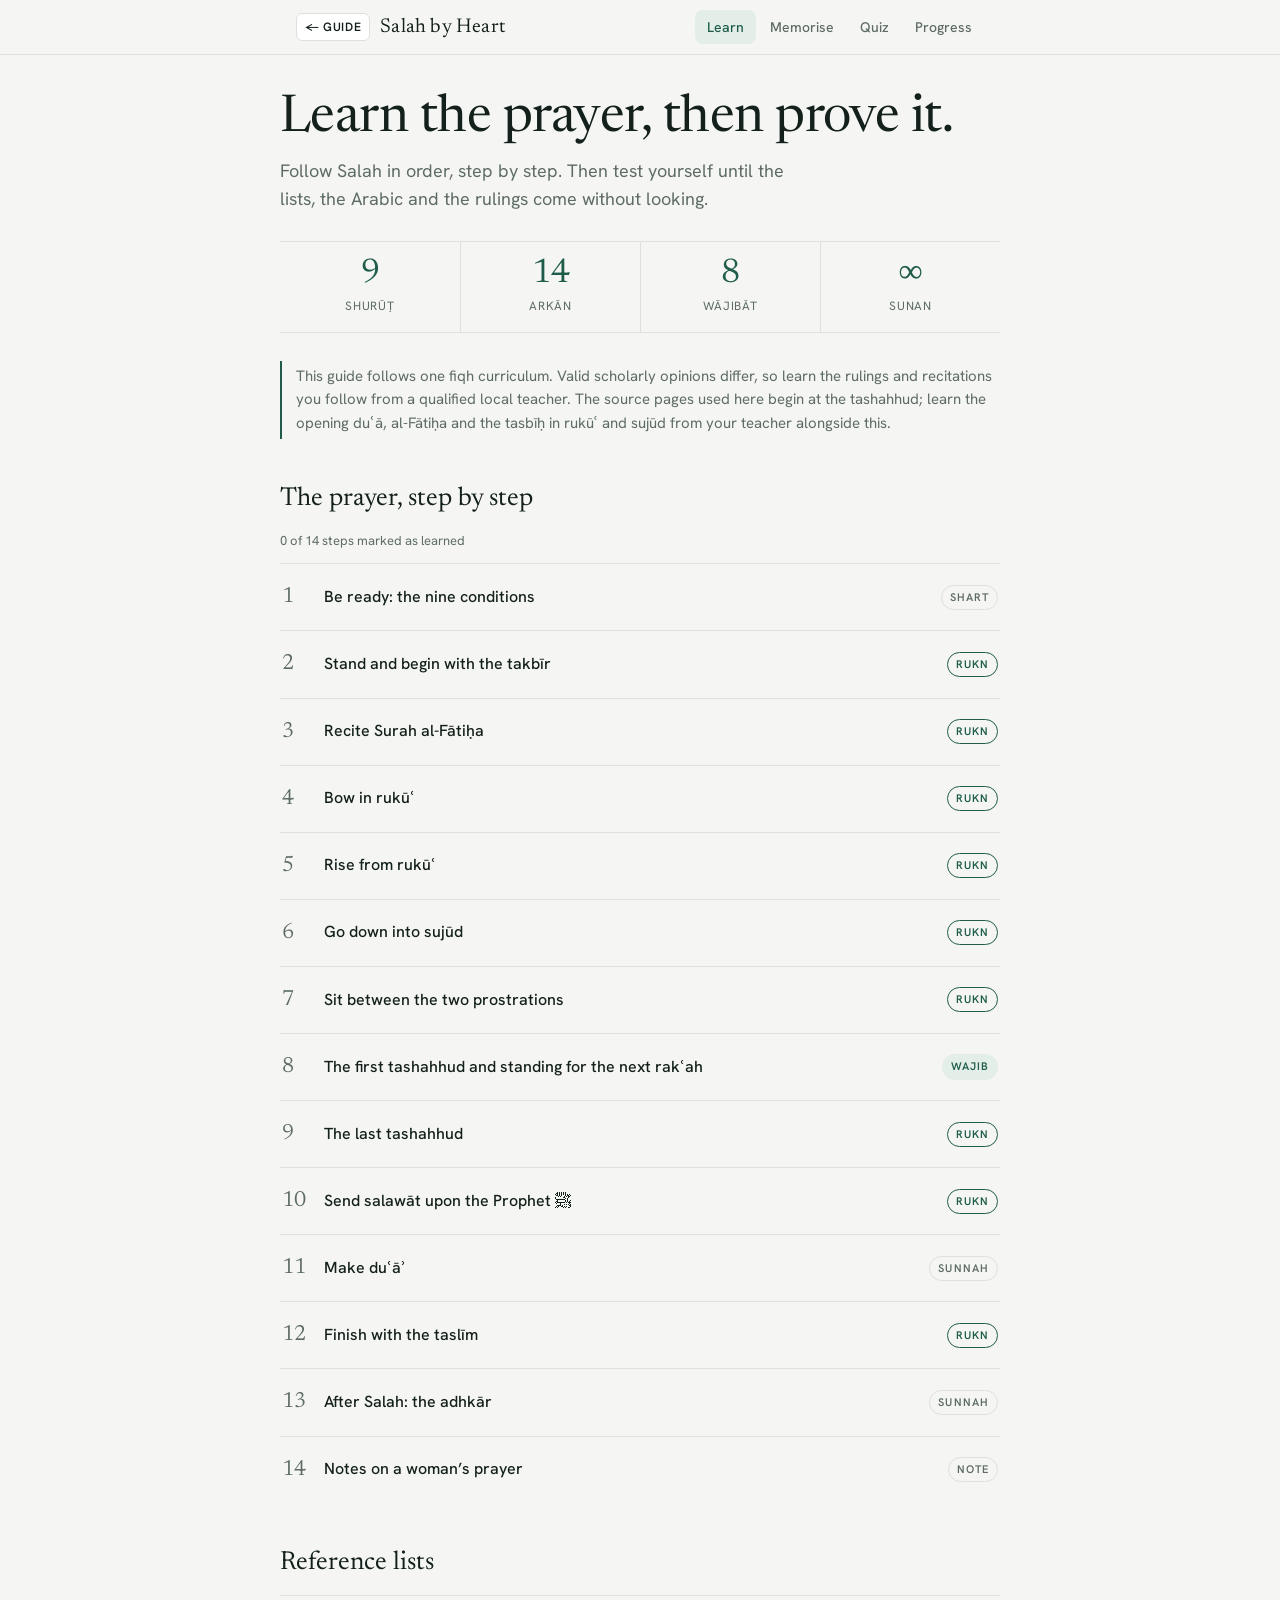
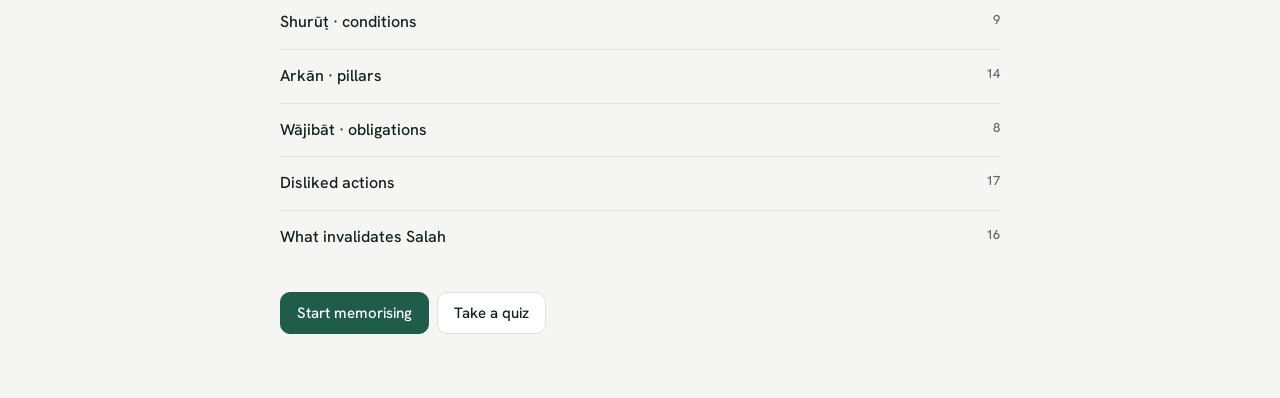
<file: salah.html>
<!doctype html><html><head><meta charset=utf8><meta name=viewport content="width=device-width,initial-scale=1,viewport-fit=cover"><title>Salah by Heart | VNIT Guide</title><style>:root{color-scheme:light;box-sizing:border-box;padding-top:env(safe-area-inset-top,0px);padding-bottom:env(safe-area-inset-bottom,0px)}html{scroll-padding-top:env(safe-area-inset-top,0px)}body{margin:0;padding:0;font:14px -apple-system,BlinkMacSystemFont,sans-serif;background:#fff;color:#000}img{max-width:100%}[hidden]:not([hidden=until-found i]){display:none!important}</style></head><body>
<meta name="claude:viewport-fit-sides" content="cover">
<link rel="stylesheet" href="https://fonts.googleapis.com/css2?family=Amiri+Quran&family=Amiri:wght@400;700&family=Gulzar&family=Noto+Nastaliq+Urdu:wght@400;600;700&family=Scheherazade+New:wght@400;600;700&family=Hanken+Grotesk:wght@400;500;600&family=Newsreader:opsz,wght@6..72,400;6..72,500&display=swap">
<style>
/* Layout: one calm reading column. Sticky tab bar, content in plain sections, cards only for interactive objects. */
:root{
  --bg:#F5F6F3; --surface:#FFFFFF; --ink:#14201C; --muted:#5E6B66; --line:#DCE1DC;
  --accent:#1F5D4A; --accent-ink:#FFFFFF; --accent-soft:#E3EEE9;
  --good:#23704A; --good-soft:#E1F1E7; --bad:#AE3B2B; --bad-soft:#F7E3DF;
  --font-display:"Newsreader",Georgia,"Times New Roman",serif;
  --font-body:"Hanken Grotesk",system-ui,-apple-system,"Segoe UI",sans-serif;
  --font-ar:"Scheherazade New","Amiri Quran","Amiri","Gulzar","Noto Nastaliq Urdu","Jameel Noori Nastaleeq","Traditional Arabic",serif;
}
@media (prefers-color-scheme: dark){:root:not([data-theme="light"]){
  --bg:#0E1412; --surface:#151D1A; --ink:#E8EEEA; --muted:#93A29B; --line:#263230;
  --accent:#7FD1AF; --accent-ink:#0E1412; --accent-soft:#1A2A24;
  --good:#6FCF97; --good-soft:#16291F; --bad:#F09282; --bad-soft:#2E1B18; color-scheme:dark}}
:root[data-theme="dark"]{
  --bg:#0E1412; --surface:#151D1A; --ink:#E8EEEA; --muted:#93A29B; --line:#263230;
  --accent:#7FD1AF; --accent-ink:#0E1412; --accent-soft:#1A2A24;
  --good:#6FCF97; --good-soft:#16291F; --bad:#F09282; --bad-soft:#2E1B18; color-scheme:dark}
*{box-sizing:border-box}
body{background:var(--bg);color:var(--ink);font-family:var(--font-body);font-size:16px;line-height:1.55;
  padding-left:max(16px,env(safe-area-inset-left,0px));padding-right:max(16px,env(safe-area-inset-right,0px));padding-block:0 64px}
body::before{content:"";position:fixed;inset:0 0 auto;height:env(safe-area-inset-top,0px);background:var(--bg);z-index:30}
.wrap{max-width:720px;margin:0 auto}
header.bar{position:sticky;top:env(safe-area-inset-top,0px);z-index:20;background:var(--bg);border-bottom:1px solid var(--line);margin:0 calc(-1*max(16px,env(safe-area-inset-left,0px)))}
header.bar .wrap{display:flex;align-items:center;justify-content:space-between;gap:12px;padding:10px 16px;flex-wrap:wrap}
.brand{font-family:var(--font-display);font-size:20px;letter-spacing:.01em;white-space:nowrap;display:flex;align-items:center;gap:10px}
.brand a{color:inherit;text-decoration:none}
.back-home{font-family:var(--font-body);font-size:12px;font-weight:600;text-transform:uppercase;letter-spacing:.05em;color:var(--accent);text-decoration:none;border:1px solid var(--line);padding:4px 8px;border-radius:6px;background:var(--surface)}
.back-home:hover{background:var(--accent-soft)}
nav{display:flex;gap:2px}
nav button{background:none;border:0;color:var(--muted);font:500 14px var(--font-body);padding:8px 12px;border-radius:8px;cursor:pointer}
nav button[aria-current="true"]{color:var(--accent);background:var(--accent-soft)}
button{font-family:inherit;color:inherit}
:focus-visible{outline:2px solid var(--accent);outline-offset:2px}
h1{font-family:var(--font-display);font-weight:400;font-size:clamp(34px,7vw,52px);line-height:1.08;margin:36px 0 10px;text-wrap:balance;letter-spacing:-.01em}
h2{font-family:var(--font-display);font-weight:400;font-size:26px;margin:40px 0 12px;text-wrap:balance}
h3{font-size:12px;letter-spacing:.12em;text-transform:uppercase;color:var(--muted);font-weight:600;margin:28px 0 10px}
p{margin:0 0 12px}
.lede{color:var(--muted);font-size:18px;max-width:52ch}
.ar{font-family:var(--font-ar);font-size:1.35em;line-height:2.3;letter-spacing:0.02em}
.ar.big{font-size:clamp(24px,5vw,32px);line-height:2.4;display:block;max-width:100%;text-align:center;padding:6px 0}
.tr{font-style:italic;color:var(--muted)}
.counts{display:grid;grid-template-columns:repeat(4,1fr);gap:0;border-block:1px solid var(--line);margin:28px 0}
.counts div{padding:14px 8px;text-align:center;border-left:1px solid var(--line)}
.counts div:first-child{border-left:0}
.counts b{display:block;font-family:var(--font-display);font-weight:400;font-size:34px;line-height:1.1;color:var(--accent);font-variant-numeric:tabular-nums}
.counts span{font-size:12px;color:var(--muted);letter-spacing:.06em;text-transform:uppercase}
.note{border-left:2px solid var(--accent);padding:4px 0 4px 14px;color:var(--muted);font-size:15px;margin:18px 0}
details.step{border-top:1px solid var(--line)}
details.step:last-of-type{border-bottom:1px solid var(--line)}
details.step summary{list-style:none;display:flex;align-items:center;gap:14px;padding:16px 2px;cursor:pointer}
details.step summary::-webkit-details-marker{display:none}
.idx{font-family:var(--font-display);font-size:22px;color:var(--muted);width:28px;flex:none;font-variant-numeric:tabular-nums}
.st-title{flex:1;min-width:0;font-weight:500}
.tag{font-size:11px;letter-spacing:.1em;text-transform:uppercase;font-weight:600;padding:3px 8px;border-radius:99px;border:1px solid var(--line);color:var(--muted);white-space:nowrap}
.tag.rukn{color:var(--accent);border-color:var(--accent)}
.tag.wajib{background:var(--accent-soft);color:var(--accent);border-color:transparent}
.tag.done{background:var(--good-soft);color:var(--good);border-color:transparent}
.step-body{padding:0 2px 22px 42px}
.step-body ul{margin:0 0 12px;padding-left:18px}
.step-body li{margin-bottom:6px}
.say{border:1px solid var(--line);background:var(--surface);border-radius:10px;padding:14px 16px;margin:12px 0}
.say .en{font-size:14px;color:var(--muted);margin-top:4px}
.say .lbl{font-size:11px;letter-spacing:.1em;text-transform:uppercase;color:var(--muted);font-weight:600}
.btn{border:1px solid var(--line);background:var(--surface);border-radius:10px;padding:10px 16px;font:500 15px var(--font-body);cursor:pointer;color:var(--ink)}
.btn:hover{border-color:var(--accent)}
.btn.primary{background:var(--accent);color:var(--accent-ink);border-color:var(--accent)}
.btn.sm{padding:6px 12px;font-size:13px}
.btn:disabled{opacity:.45;cursor:not-allowed}
.row{display:flex;flex-wrap:wrap;gap:8px;align-items:center}
.seg{display:inline-flex;border:1px solid var(--line);border-radius:10px;overflow:hidden;flex-wrap:wrap}
.seg button{background:none;border:0;padding:8px 14px;font:500 14px var(--font-body);cursor:pointer;color:var(--muted)}
.seg button[aria-pressed="true"]{background:var(--accent-soft);color:var(--accent)}
details.ref{border-top:1px solid var(--line);padding:2px 0}
details.ref summary{cursor:pointer;padding:12px 0;font-weight:500;display:flex;justify-content:space-between;gap:10px}
details.ref ol{margin:0 0 14px;padding-left:22px}
details.ref li{margin-bottom:4px}
/* cards */
.card{background:var(--surface);border:1px solid var(--line);border-radius:14px;padding:22px;margin:16px 0}
.flash{min-height:260px;display:flex;flex-direction:column;justify-content:center;text-align:center;gap:10px;cursor:pointer}
.flash .small{font-size:12px;letter-spacing:.1em;text-transform:uppercase;color:var(--muted)}
.flash .name{font-family:var(--font-display);font-size:28px;line-height:1.2}
.prog{height:4px;background:var(--line);border-radius:4px;overflow:hidden;margin:6px 0 4px}
.prog i{display:block;height:100%;background:var(--accent)}
.meta{font-size:13px;color:var(--muted);font-variant-numeric:tabular-nums}
.rv{display:flex;gap:12px;width:100%;text-align:left;background:none;border:0;border-top:1px solid var(--line);padding:11px 2px;cursor:pointer;font:inherit;align-items:baseline}
.rv .n{width:26px;flex:none;color:var(--muted);font-variant-numeric:tabular-nums}
.rv .t{flex:1;min-width:0}
.rv.hid .t{filter:blur(7px);user-select:none}
.modes{display:grid;grid-template-columns:repeat(auto-fit,minmax(220px,1fr));gap:12px;margin-top:12px}
.mode{text-align:left;background:var(--surface);border:1px solid var(--line);border-radius:12px;padding:16px;cursor:pointer;display:flex;flex-direction:column;gap:4px;min-width:0}
.mode:hover{border-color:var(--accent)}
.mode b{font-family:var(--font-display);font-weight:400;font-size:20px}
.mode span{font-size:14px;color:var(--muted)}
.mode.primary{background:var(--accent);border-color:var(--accent)}
.mode.primary b,.mode.primary span{color:var(--accent-ink)}
.q{font-family:var(--font-display);font-size:23px;line-height:1.3;margin:6px 0 16px;text-wrap:balance}
.subject{display:block;margin-top:10px;padding:12px 14px;background:var(--accent-soft);border-radius:10px;font-family:var(--font-body);font-size:17px;color:var(--ink)}
.opts{display:grid;gap:8px}
.opt{text-align:left;background:var(--bg);border:1px solid var(--line);border-radius:10px;padding:12px 14px;font:500 15px/1.4 var(--font-body);cursor:pointer;color:var(--ink)}
.opt:hover:not(:disabled){border-color:var(--accent)}
.opt.ok,.chip.ok{background:var(--good-soft);border-color:var(--good);color:var(--ink)}
.opt.no,.chip.no{background:var(--bad-soft);border-color:var(--bad);color:var(--ink)}
.chips{display:flex;flex-wrap:wrap;gap:8px;margin:10px 0}
.chip{background:var(--bg);border:1px solid var(--line);border-radius:99px;padding:8px 14px;font:500 14px/1.35 var(--font-body);cursor:pointer;color:var(--ink);text-align:left;max-width:100%}
.chip[aria-pressed="true"]{background:var(--accent-soft);border-color:var(--accent)}
.chip.miss{border-style:dashed;border-color:var(--accent);background:var(--accent-soft)}
.chip.ar{font-family:var(--font-ar);font-size:22px;line-height:2.0;padding:6px 16px}
.opt .ar{font-size:1.3em;line-height:2.0}
.slot{min-height:56px;border:1px dashed var(--line);border-radius:10px;padding:8px;display:flex;flex-wrap:wrap;gap:8px;align-items:center}
.ol-chip{display:flex;gap:8px;align-items:center}
.ol-chip b{font-size:12px;color:var(--muted);font-variant-numeric:tabular-nums}
.pairs{display:grid;grid-template-columns:1fr 1fr;gap:10px}
.pairs .col{display:grid;gap:8px;align-content:start;min-width:0}
.pairs .opt{display:flex;gap:8px;align-items:center;justify-content:space-between}
.pairs .opt[aria-pressed="true"]{border-color:var(--accent);background:var(--accent-soft)}
.badge{flex:none;width:22px;height:22px;border-radius:50%;background:var(--accent);color:var(--accent-ink);font-size:12px;font-weight:600;display:inline-flex;align-items:center;justify-content:center}
.fb{margin-top:16px;border-radius:10px;padding:14px 16px;font-size:15px}
.fb.good{background:var(--good-soft)}
.fb.bad{background:var(--bad-soft)}
.fb b{display:block;margin-bottom:2px}
.top{display:flex;justify-content:space-between;align-items:center;gap:10px}
.score{font-family:var(--font-display);font-size:64px;line-height:1;color:var(--accent);margin:8px 0}
.bar-row{display:grid;grid-template-columns:130px 1fr 56px;gap:12px;align-items:center;margin:10px 0;font-size:14px}
.bar-row .prog{margin:0;height:8px}
.miss-item{border-top:1px solid var(--line);padding:12px 0;font-size:15px}
@media (max-width:520px){.step-body{padding-left:2px}.say{padding:12px}.ar.big{line-height:2.15}.bar-row{grid-template-columns:100px 1fr 44px}.pairs{gap:6px}.counts b{font-size:28px}}
@media (prefers-reduced-motion:no-preference){.prog i{transition:width .3s}}
</style>

<header class="bar"><div class="wrap">
  <div class="brand">
    <a href="index.html" class="back-home">← Guide</a>
    <span>Salah by Heart</span>
  </div>
  <nav id="nav" aria-label="Sections">
    <button data-act="tab" data-t="learn">Learn</button>
    <button data-act="tab" data-t="memorise">Memorise</button>
    <button data-act="tab" data-t="quiz">Quiz</button>
    <button data-act="tab" data-t="progress">Progress</button>
  </nav>
</div></header>
<div class="wrap"><main id="app"></main></div>

<script>
(function(){
"use strict";
var $=function(s){return document.querySelector(s)};
var AR=function(t){return '<span class="ar" lang="ar" dir="rtl">'+t+'</span>'};
var shuffle=function(a){a=a.slice();for(var i=a.length-1;i>0;i--){var j=Math.floor(Math.random()*(i+1));var t=a[i];a[i]=a[j];a[j]=t}return a};
var hash=function(s){var h=7;for(var i=0;i<s.length;i++){h=(h*31+s.charCodeAt(i))>>>0}return h};

/* ---------- storage ---------- */
var store={d:{learned:{},known:{},stats:{},missed:{},tab:'learn'},
  load:function(){try{var x=localStorage.getItem('salah-by-heart-v1');if(x){var o=JSON.parse(x);for(var k in o)this.d[k]=o[k]}}catch(e){}},
  save:function(){try{localStorage.setItem('salah-by-heart-v1',JSON.stringify(this.d))}catch(e){}}};
store.load();

/* ---------- source lists (from the document) ---------- */
var SHART=["Islam","Intellect","Reaching al-tamyīz (seven years of age)","Tahārah (from both major and minor states of impurity)","Removal of najāsah from body, clothing and place of prayer","Facing the direction of the Qiblah","Covering the ʿawrah","Entering the time of the Salah","Niyyah"];
var ARKAN=["Qiyām (standing)","Takbīratul iḥrām","Surah al-Fātiḥa","Rukūʿ","Rising from rukūʿ","Sujūd","Rising from sujūd","Sitting between the sajdatayn (two prostrations)","Al-Tamaʾnīnah (tranquility)","The last tashahhud","Sitting for the last tashahhud","Sending salawāt upon the Prophet ﷺ","Taslīmatayn (the two taslīms)","Tartīb (doing all of these actions in order)"];
var WAJIB=["Takbīrāt other than takbīratul iḥrām","Tasmīʿ (to say "+AR("سَمِعَ اللّٰهُ لِمَنْ حَمِدَهٗ")+")","Tahmīd (to say "+AR("رَبَّنَا وَلَكَ الْحَمْدُ")+")","Tasbīh in rukūʿ","Tasbīh in sujūd","To say "+AR("رَبِّ اغْفِرْ لِي"),"The first tashahhud","Sitting for the first tashahhud"];
var MAKRUH=["Putting forearms on the ground during sujūd","Sitting in the form of al-iqʿāʾ","Fiddling","Looking around","Closing eyes","Looking up","Interlacing fingers","Cracking knuckles","Putting hands on hips","Yawning","Stretching","Having hair tied up","Pulling up sleeves or having them wrapped up","Praying in the direction of an image, fire, a person’s face, a person sleeping or talking, a kāfir or anything distracting","Repeating al-Fātiḥa","Leaning on something","Praying in a state which prevents complete concentration"];
var INVALID=["All things which necessitate wuḍūʾ or ghusl","Leaving off a wājib intentionally","Leaving off a rukn","Najāsah occurring on the body, clothes or place of prayer, if not removed immediately","Turning the whole body away from the Qiblah","Uncovering of the ʿawrah","Adding an additional physical rukn intentionally","Changing the order of the arkān intentionally","Taslīm before completing the prayer","Changing the meaning of the Qurʾān during recitation intentionally","Cancelling niyyah","Laughing audibly","Speaking","Moving ahead of the Imam in the prayer","Eating or drinking intentionally","A lot of continuous action which is not from Salah"];
var SUNNAH=["Sitting in tawarruk in the last tashahhud","Making one of the recommended duʿāʾs after the salawāt","Saying the adhkār after Salah","Turning to the right first, then the left, while saying the taslīm","Counting the 33s with the fingers of the right hand","The Imam turning to face the congregation after Salah (unless women are present)"];
var LISTS={shurut:{n:"Shurūṭ · conditions",a:SHART},arkan:{n:"Arkān · pillars",a:ARKAN},wajibat:{n:"Wājibāt · obligations",a:WAJIB},makruh:{n:"Disliked actions",a:MAKRUH},invalid:{n:"What invalidates Salah",a:INVALID}};

/* ---------- recitations ---------- */
var RECS=[
 {id:"tasmi",name:"Tasmīʿ",when:"Rising from rukūʿ · wājib, for other than the maʾmūm",ar:"سَمِعَ اللّٰهُ لِمَنْ حَمِدَهٗ",tr:"Samiʿa-llāhu liman ḥamidah",en:"Allah hears whoever praises Him."},
 {id:"tahmid",name:"Tahmīd",when:"After the tasmīʿ · wājib",ar:"رَبَّنَا وَلَكَ الْحَمْدُ",tr:"Rabbanā wa lakal-ḥamd",en:"Our Lord, and to You belongs all praise."},
 {id:"ighfir",name:"Between the two prostrations",when:"Sitting between the sajdatayn · wājib",ar:"رَبِّ اغْفِرْ لِي",tr:"Rabbi-ghfir lī",en:"My Lord, forgive me."},
 {id:"tashahhud",name:"The complete tashahhud",when:"Last sitting of every prayer (and the first sitting in prayers of three or four rakʿāt)",ar:"اَلتَّحِيَّاتُ لِلّٰهِ وَالصَّلَوَاتُ وَالطَّيِّبَاتُ، اَلسَّلَامُ عَلَيْكَ اَيُّهَا النَّبِیُّ وَرَحْمَةُ اللّٰهِ وَبَرَكَاتُهٗ، اَلسَّلَامُ عَلَيْنَا وَعَلٰى عِبَادِ اللّٰهِ الصَّالِحِيْنَ، اَشْهَدُ اَنْ لَّا اِلٰهَ اِلَّا اللّٰهُ وَاَشْهَدُ اَنَّ مُحَمَّدًا عَبْدُهٗ وَرَسُوْلُهٗ",tr:"At-taḥiyyātu lillāhi waṣ-ṣalawātu waṭ-ṭayyibāt. As-salāmu ʿalayka ayyuhan-nabiyyu wa raḥmatullāhi wa barakātuh. As-salāmu ʿalaynā wa ʿalā ʿibādillāhiṣ-ṣāliḥīn. Ash-hadu an lā ilāha illallāh, wa ash-hadu anna Muḥammadan ʿabduhu wa rasūluh.",en:"All greetings, prayers and good words are for Allah. Peace be upon you, O Prophet, and the mercy of Allah and His blessings. Peace be upon us and upon the righteous servants of Allah. I bear witness that there is no god but Allah, and I bear witness that Muhammad is His servant and messenger."},
 {id:"tashmin",name:"The tashahhud · minimum",when:"The least that fulfils the obligation",ar:"اَلتَّحِيَّاتُ لِلّٰهِ، سَلَامٌ عَلَيْكَ اَيُّهَا النَّبِیُّ وَرَحْمَةُ اللّٰهِ، سَلَامٌ عَلَيْنَا وَعَلٰى عِبَادِ اللّٰهِ الصَّالِحِيْنَ، اَشْهَدُ اَنْ لَّا اِلٰهَ اِلَّا اللّٰهُ وَاَنَّ مُحَمَّدًا رَّسُوْلُ اللّٰهِ",tr:"At-taḥiyyātu lillāh. Salāmun ʿalayka ayyuhan-nabiyyu wa raḥmatullāh. Salāmun ʿalaynā wa ʿalā ʿibādillāhiṣ-ṣāliḥīn. Ash-hadu an lā ilāha illallāh wa anna Muḥammadan rasūlullāh.",en:"The same testimony in its shortest valid form. The document also allows “ʿabduhu wa rasūluh” at the end."},
 {id:"salawat",name:"Salawāt upon the Prophet ﷺ",when:"After the last tashahhud · rukn",ar:"اَللّٰهُمَّ صَلِّ عَلٰى مُحَمَّدٍ وَعَلٰى اٰلِ مُحَمَّدٍ، كَمَا صَلَّيْتَ عَلٰى اِبْرَاهِيْمَ وَعَلٰى اٰلِ اِبْرَاهِيْمَ، اِنَّكَ حَمِيْدٌ مَجِيْدٌ، اَللّٰهُمَّ بَارِكْ عَلٰى مُحَمَّدٍ وَعَلٰى اٰلِ مُحَمَّدٍ، كَمَا بَارَكْتَ عَلٰى اِبْرَاهِيْمَ وَعَلٰى اٰلِ اِبْرَاهِيْمَ، اِنَّكَ حَمِيْدٌ مَجِيْدٌ",tr:"Allahumma salli ala Muhammadin wa ala aali Muhammadin, kama sallayta ala Ibrahima wa ala aali Ibrahima, innaka Hamidun Majid. Allahumma barik ala Muhammadin wa ala aali Muhammadin, kama barakta ala Ibrahima wa ala aali Ibrahima, innaka Hamidun Majid.",en:"O Allah, send prayers upon Muhammad and the family of Muhammad, as You sent prayers upon Ibrahim and the family of Ibrahim; You are Praiseworthy and Glorious. O Allah, bless Muhammad and the family of Muhammad, as You blessed Ibrahim and the family of Ibrahim; You are Praiseworthy and Glorious."},
 {id:"salmin",name:"Salawāt · minimum",when:"The least that fulfils the obligation",ar:"اَللّٰهُمَّ صَلِّ عَلٰى مُحَمَّدٍ",tr:"Allāhumma ṣalli ʿalā Muḥammad",en:"O Allah, send prayers upon Muhammad."},
  {id:"dua-masoorah",name:"Option 1 · Duʿāʾ-e-Masoorah",when:"Recommended, after the salawāt",ar:"اَللّٰهُمَّ اِنِّيْ ظَلَمْتُ نَفْسِيْ ظُلْمًا كَثِيْرًا وَلَا يَغْفِرُ الذُّنُوْبَ اِلَّا اَنْتَ فَاغْفِرْ لِيْ مَغْفِرَةً مِّنْ عِنْدِكَ وَارْحَمْنِيْ اِنَّكَ اَنْتَ الْغَفُوْرُ الرَّحِيْمُ",tr:"Allāhumma innī ẓalamtu nafsī ẓulman kathīran wa lā yaghfirudh-dhunūba illā anta, faghfir lī maghfiratan min ʿindika warḥamnī innaka antal-Ghafūrur-Raḥīm.",en:"O Allah, I have greatly wronged myself, and none forgives sins except You. So forgive me with forgiveness from You and have mercy on me. Surely, You are the Most Forgiving, Most Merciful."},
  {id:"dua-protection",name:"Option 2 · Duʿāʾ for protection",when:"Recommended, after the salawāt",ar:"اَعُوْذُ بِاللّٰهِ مِنْ عَذَابِ جَهَنَّمَ وَمِنْ عَذَابِ الْقَبْرِ وَمِنْ فِتْنَةِ الْمَحْيَا وَالْمَمَاتِ وَمِنْ فِتْنَةِ الْمَسِيْحِ الدَّجَّالِ، اَللّٰهُمَّ اِنِّيْ اَعُوْذُ بِكَ مِنَ الْمَأْثَمِ وَالْمَغْرَمِ",tr:"Aʿūdhu billāhi min ʿadhābi jahannam, wa min ʿadhābil-qabr, wa min fitnatil-maḥyā wal-mamāt, wa min fitnatil-Masīḥid-Dajjāl. Allāhumma innī aʿūdhu bika minal-maʾthami wal-maghram.",en:"I seek refuge in Allah from the punishment of Hell, from the punishment of the grave, from the trials of life and death, and from the trial of the False Messiah. O Allah, I seek refuge in You from sin and debt."},
 {id:"taslim",name:"The taslīm",when:"Said twice, right then left · rukn",ar:"اَلسَّلَامُ عَلَيْكُمْ وَرَحْمَةُ اللّٰهِ",tr:"As-salāmu ʿalaykum wa raḥmatullāh",en:"Peace be upon you and the mercy of Allah."},
 {id:"istighfar",name:"First dhikr after Salah",when:"Three times",ar:"اَسْتَغْفِرُ اللّٰهَ",tr:"Astaghfirullāh",en:"I seek forgiveness from Allah."},
 {id:"antas",name:"Second dhikr after Salah",when:"After the istighfār",ar:"اَللّٰهُمَّ اَنْتَ السَّلَامُ وَمِنْكَ السَّلَامُ تَبَارَكْتَ يَا ذَا الْجَلَالِ وَالْاِكْرَامِ",tr:"Allāhumma antas-salāmu wa minkas-salām, tabārakta yā dhal-jalāli wal-ikrām.",en:"O Allah, You are Peace and from You is peace; blessed are You, O Possessor of Majesty and Honour."},
 {id:"tasbih",name:"The thirty-three",when:"Grouped together, thirty-three times each",ar:"سُبْحَانَ اللّٰهِ وَالْحَمْدُ لِلّٰهِ وَاللّٰهُ اَكْبَرُ",tr:"Subḥānallāh, walḥamdulillāh, wallāhu akbar",en:"Glory be to Allah, praise be to Allah, Allah is the Greatest."},
 {id:"tahlil",name:"The closing tahlīl",when:"After the thirty-three counts",ar:"لَا اِلٰهَ اِلَّا اللّٰهُ وَحْدَهٗ لَا شَرِيْكَ لَهٗ، لَهُ الْمُلْكُ وَلَهُ الْحَمْدُ وَهُوَ عَلٰى كُلِّ شَيْءٍ قَدِيْرٌ",tr:"Lā ilāha illallāhu waḥdahū lā sharīka lahu, lahul-mulku wa lahul-ḥamd, wa huwa ʿalā kulli shayʾin qadīr.",en:"None has the right to be worshipped but Allah alone, without partner. His is the dominion and His is the praise, and He has power over all things."}
];

/* ---------- learn steps ---------- */
function say(r){return '<div class="say"><div class="lbl">'+r.name+'</div><span class="ar big" lang="ar" dir="rtl">'+r.ar+'</span><div class="tr">'+r.tr+'</div><div class="en">'+r.en+'</div></div>'}
function rec(id){return RECS.filter(function(r){return r.id===id})[0]}
function ul(a){return '<ul>'+a.map(function(x){return '<li>'+x+'</li>'}).join('')+'</ul>'}
var STEPS=[
 {id:"s1",t:"Be ready: the nine conditions",tag:"Shart",cls:"",body:ul(["Salah is valid from the age of seven but not obligatory until puberty.","Nine shurūṭ must be met: "+SHART.join("; ")+".","ʿAwrah in Salah: for a man above 10, and a girl from 7 until puberty, it is between the navel and knees. A woman after puberty covers her whole body including hands and feet, except her face. A boy from 7 to 10 covers the front and back private parts.","A man must also cover at least one of his shoulders in obligatory prayers."])},
 {id:"s2",t:"Stand and begin with the takbīr",tag:"Rukn",cls:"rukn",body:ul(["Qiyām (standing) is a rukn in obligatory prayers.","Takbīratul iḥrām is a rukn. It is the first takbīr; every later takbīr is only wājib."])},
 {id:"s3",t:"Recite Surah al-Fātiḥa",tag:"Rukn",cls:"rukn",body:ul(["A rukn for everyone except the maʾmūm (the one following the Imam).","Repeating al-Fātiḥa is disliked, unless necessary, for example if it was read incorrectly the first time."])},
 {id:"s4",t:"Bow in rukūʿ",tag:"Rukn",cls:"rukn",body:ul(["Rukūʿ is a rukn.","The tasbīḥ in rukūʿ is wājib, and so is the takbīr you say moving into it.","Al-tamaʾnīnah (stillness for at least a moment) is a rukn in every movement."])},
 {id:"s5",t:"Rise from rukūʿ",tag:"Rukn",cls:"rukn",body:ul(["Rising from rukūʿ is a rukn.","The tasmīʿ is wājib for everyone except the maʾmūm, and the tahmīd is wājib."])+say(rec("tasmi"))+say(rec("tahmid"))},
 {id:"s6",t:"Go down into sujūd",tag:"Rukn",cls:"rukn",body:ul(["Sujūd and rising from sujūd are both arkān.","The tasbīḥ in sujūd is wājib.","Putting the forearms on the ground in sujūd is disliked."])},
 {id:"s7",t:"Sit between the two prostrations",tag:"Rukn",cls:"rukn",body:ul(["The sitting between the sajdatayn is a rukn.","Saying “Rabbi-ghfir lī” is wājib. Then the second sujūd follows."])+say(rec("ighfir"))},
 {id:"s8",t:"The first tashahhud and standing for the next rakʿah",tag:"Wajib",cls:"wajib",body:ul(["In a prayer of three or four rakʿāt there are two tashahhuds. The first tashahhud and the sitting for it are wājib.","You then get up for the next rakʿah saying Allāhu akbar. It is not recommended to raise your hands here.","If a prayer has only one tashahhud, that tashahhud is a rukn.","Witr prayed as three rakʿāt in one go has a single tashahhud at the end. Sitting in the second rakʿah as in Maghrib is disliked."])},
 {id:"s9",t:"The last tashahhud",tag:"Rukn",cls:"rukn",body:ul(["The last tashahhud and sitting for it are arkān.","It is recommended to sit in tawarruk: left foot out on the right side, sit on the floor, right foot upright with its toes towards the Qiblah."])+say(rec("tashahhud"))+say(rec("tashmin"))},
 {id:"s10",t:"Send salawāt upon the Prophet ﷺ",tag:"Rukn",cls:"rukn",body:ul(["After the last tashahhud this is a rukn. Say it in the second part of the last rakʿah, whichever rakʿah that is."])+say(rec("salawat"))+say(rec("salmin"))},
 {id:"s11",t:"Make duʿāʾ",tag:"Sunnah",cls:"",body:ul(["After the salawāt, choose either of these recommended duʿāʾs.","After it you may make any other duʿāʾ you wish, and likewise in sujūd.","The rulings on personal and worldly duʿāʾs in Salah differ by school; ask a qualified teacher about the practice you follow."])+say(rec("dua-masoorah"))+say(rec("dua-protection"))},
 {id:"s12",t:"Finish with the taslīm",tag:"Rukn",cls:"rukn",body:ul(["Two taslīms are a rukn in an obligatory prayer. In a nafl prayer one is the rukn and the second is recommended.","Dropping, changing or adding a letter invalidates it. Adding “wa barakātuh” is permissible, though leaving it off is better.","You must be sitting. Turn to the right first, then the left, and turn further to the left."])+say(rec("taslim"))},
 {id:"s13",t:"After Salah: the adhkār",tag:"Sunnah",cls:"",body:ul(["Istighfār three times, then “Allāhumma antas-salām…”.","The Imam turns to face the congregation, unless women are present, in which case he waits for them to leave.","Then the thirty-three of each, counted with the fingers of the right hand, then the tahlīl.","Finally Surah al-Ikhlās, al-Falaq, an-Nās and Āyatul Kursī, once each. The document notes there are other recommended adhkār it left out."])+say(rec("istighfar"))+say(rec("antas"))+say(rec("tasbih"))+say(rec("tahlil"))},
 {id:"s14",t:"Notes on a woman’s prayer",tag:"Note",cls:"",body:ul(["It is exactly like a man’s, except that she does not spread out her limbs in sujūd.","When sitting she puts both feet to the right side and sits on the ground (the preferred method), or sits cross-legged."])}
];

/* ---------- question pool ---------- */
var POOL=[];
function add(q){POOL.push(q)}
var CATS=["Condition (shart)","Pillar (rukn)","Obligation (wājib)","Recommended (sunnah)","Disliked (makrūh)","Invalidates the Salah"];
[[SHART,0],[ARKAN,1],[WAJIB,2],[SUNNAH,3],[MAKRUH,4],[INVALID,5]].forEach(function(p){
  p[0].forEach(function(t,i){
    if(t==="Leaning on something")return;
    add({key:"c"+p[1]+"."+i,kind:"rulings",type:"mcq",fixed:true,q:"What is this in Salah?<span class=\"subject\">"+t+"</span>",opts:CATS,a:p[1],why:"It is classed as: "+CATS[p[1]]+"."});
  });
});
function fact(key,q,right,wrong,why){add({key:"f"+key,kind:"facts",type:"mcq",q:q,opts:[right].concat(wrong),a:0,why:why})}
fact(1,"How many conditions (shurūṭ) must be met for a valid Salah?","9",["7","8","10","12"],"There are nine shurūṭ.");
fact(2,"How many arkān (pillars) does Salah have?","14",["8","9","12","16"],"There are fourteen arkān.");
 fact(3,"How many wājibāt (obligations) are listed in this guide?","8",["5","7","9","14"],"This guide lists eight wājibāt; it separately lists recommended, disliked and invalidating matters.");
fact(4,"From what age is Salah valid, though not yet obligatory?","Seven",["Five","Ten","Twelve","Fifteen"],"Salah is valid from seven but not obligatory until puberty.");
fact(5,"What is the ʿawrah in Salah for a man above the age of 10?","Between the navel and the knees",["Shoulders to knees","Only the private parts","Chest to ankles"],"Navel to knees. In obligatory prayers he must also cover at least one shoulder.");
fact(6,"What is the ʿawrah in Salah for a boy from 7 to 10?","The front and back private parts",["Navel to knees","Shoulders to knees","The whole body"],"For a male aged 7 to 10 it is the front and back private parts.");
fact(7,"What is the ʿawrah in Salah for a girl from age 7 until puberty?","Between the navel and the knees",["Her whole body except the face","The front and back private parts","Only her hair"],"A female from 7 until puberty has the same ʿawrah as a man above 10: navel to knees.");
fact(8,"What must a woman after puberty cover in Salah?","Her whole body including hands and feet, except her face",["Navel to knees","Everything except hands and feet","Only her hair and neck"],"Her whole body, including hands and feet, except for her face.");
fact(9,"What is extra for a man’s covering in obligatory prayers?","He must cover at least one shoulder",["He must cover his head","He must cover both arms","Nothing extra"],"It is a condition that a man covers at least one shoulder in obligatory prayers.");
fact(10,"If a prayer has only one tashahhud, what is its status?","A rukn",["Wājib","Sunnah","Disliked"],"A prayer with only one tashahhud: that tashahhud is a rukn.");
fact(11,"In a prayer of three or four rakʿāt, what is the status of the first tashahhud?","Wājib",["Rukn","Sunnah","Makrūh"],"The first is wājib. The second, in the last rakʿah, is a rukn.");
fact(12,"In a prayer of three or four rakʿāt, what is the status of the second (last) tashahhud?","Rukn",["Wājib","Sunnah","Makrūh"],"The last tashahhud is a rukn.");
fact(13,"Witr is prayed as three rakʿāt in one go. How many tashahhuds are there?","One, at the end",["Two","None","One, after the first rakʿah"],"There is one tashahhud at the end. Praying it like Maghrib, sitting in the second rakʿah, is makrūh.");
fact(14,"What do you say when getting up for the next rakʿah after the first tashahhud?","Allāhu akbar, without raising your hands",["Allāhu akbar, raising your hands","Nothing at all","Subḥānallāh"],"You get up saying Allāhu akbar. Raising the hands here is not recommended.");
fact(15,"Which describes sitting in tawarruk?","Left foot out on the right side, sit on the floor, right foot upright with toes to the Qiblah",["Sit on both heels with feet together","Sit cross-legged","Both feet out to the left, sit on the floor"],"That is the form of al-tawarruk, recommended in the last tashahhud.");
 fact(16,"What is the minimum salawāt that fulfils the obligation?",AR("اَللّٰهُمَّ صَلِّ عَلٰى مُحَمَّدٍ"),[AR("وَبَارِكْ عَلٰى مُحَمَّدٍ"),AR("كَمَا صَلَّيْتَ عَلٰى اٰلِ اِبْرَاهِيْمَ"),AR("اِنَّكَ حَمِيْدٌ مَجِيْدٌ")],"The minimum is “Allāhumma ṣalli ʿalā Muḥammad”.");
fact(17,"What is the status of sending salawāt upon the Prophet ﷺ in the last sitting?","Rukn",["Wājib","Sunnah","Makrūh"],"It is a rukn of Salah.");
fact(19,"Asking in Salah for halāl provisions and good health is…","Permissible",["Invalidating","Disliked","Obligatory"],"General blessings of the dunyā such as halāl provisions and good health are permissible.");
fact(20,"How many taslīms are a rukn in an obligatory prayer?","Two",["One","Three","None"],"Saying it twice is a rukn in an obligatory prayer.");
fact(21,"In a nafl prayer, how many taslīms are a rukn?","One (the second is recommended)",["Two","Three","None"],"Once is the rukn in a nafl prayer, and then the second is recommended.");
fact(22,"What happens if a letter is dropped from the taslīm?","It invalidates it",["Nothing, if unintentional only","It is only disliked","It is recommended"],"Dropping, changing or adding a letter invalidates the taslīm.");
fact(23,"Adding “wa barakātuh” to the taslīm is…","Permissible, though leaving it off is better",["Invalidating","Obligatory","Disliked and invalidating"],"It is permissible to add, though leaving it off is better.");
fact(24,"What is a condition for the taslīm?","You must be sitting down",["You must be standing","You must raise your hands","You must say it aloud"],"It is conditioned that the person be sitting down for the taslīm.");
fact(25,"How do you turn while saying the taslīm?","Right first, then left, with more turn to the left",["Left first, then right","Equally both sides","Only to the right"],"Turn right first then left, and when turning to the left it should be more than to the right.");
fact(26,"What is different about a woman’s sujūd?","She does not spread out her limbs",["She does not say the tasbīḥ","She prostrates once","She stays standing"],"Otherwise her prayer is exactly like a man’s.");
fact(27,"How does a woman sit?","Both feet to the right side on the ground (preferred), or cross-legged",["Same as a man in tawarruk","On her heels only","Left foot out, right foot upright"],"Both feet to the right side while sitting on the ground, or cross-legged.");
fact(28,"What is the first dhikr recommended after Salah?","Astaghfirullāh, three times",["Subḥānallāh, 33 times","Āyatul Kursī","Lā ilāha illallāh, once"],"Istighfār three times, then “Allāhumma antas-salām…”.");
fact(29,"How many times do you say each of subḥānallāh, alḥamdulillāh and Allāhu akbar after Salah?","33 each",["10 each","25 each","100 each"],"They are grouped together, thirty-three times each.");
fact(30,"With what are the thirty-three counted?","The fingers of the right hand",["The fingers of the left hand","A counter only","Both hands"],"It is recommended to count them with the fingers of the right hand.");
fact(31,"What should the Imam do after Salah when women are present?","Wait for them to leave before turning to face the congregation",["Turn at once","Leave immediately","Make duʿāʾ aloud"],"He turns round unless women are present, in which case he waits for them to leave.");
fact(32,"Which surahs and verse are recommended after Salah, once each?","Al-Ikhlās, al-Falaq, an-Nās and Āyatul Kursī",["Al-Fātiḥa and al-Baqarah","Yā-Sīn and al-Mulk","Al-Kāfirūn and al-Kawthar"],"Al-Ikhlās, al-Falaq, an-Nās and Āyatul Kursī, one time each.");
fact(33,"What is al-tamaʾnīnah?","Staying still for at least a moment after completing every movement",["Reciting slowly","Praying in a quiet place","Closing the eyes"],"Stillness after each movement, for example after going into rukūʿ.");
fact(34,"Qiyām is a rukn in…","Obligatory prayers",["All prayers without exception","Only Jumuʿah","Only nafl prayers"],"The document notes qiyām is a rukn in obligatory prayers.");
fact(35,"Reciting al-Fātiḥa is a rukn for…","Everyone other than the maʾmūm",["Only the Imam","Everyone including the maʾmūm","Only the one praying alone"],"It is a rukn for other than the maʾmūm.");
fact(36,"When is repeating al-Fātiḥa permitted, though otherwise disliked?","When necessary, such as when it was read incorrectly the first time",["Whenever you feel like it","In every rakʿah","Never"],"Repeating is disliked unless necessary.");
fact(37,"What if someone leans so heavily on something that they would fall without it?","The Salah is not valid, as they are not considered to be standing",["Disliked but valid","Perfectly fine","Valid only in nafl"],"Heavy leaning means they are not considered standing, so the Salah is not valid.");
fact(38,"Praying while needing the bathroom or while hungry is…","Disliked, as it prevents complete concentration",["Invalidating","Recommended","Obligatory"],"Praying in a state which prevents complete concentration is disliked.");
fact(39,"Speaking invalidates Salah when…","Two distinct letters are uttered",["Any single letter is uttered","Only a full sentence is said","Only if it is loud"],"Two distinct letters invalidate it. Likewise other noises, except when excused.");
fact(40,"Eating or drinking intentionally…","Invalidates Salah, though a small drink is permissible in nafl",["Is disliked only","Is permissible in obligatory prayers","Is recommended"],"A small drink in nafl prayers is permissible.");
fact(41,"Najāsah gets on your clothes during Salah. When does it invalidate the prayer?","If it is not removed immediately",["Always, at once","Never","Only if it is on the floor"],"Najāsah on the body, clothes or place of prayer invalidates if not removed immediately.");
fact(42,"When does unintentional uncovering of the ʿawrah invalidate Salah?","When the uncovered amount is a lot and continues for a relatively long time",["Always","Never","Only for women"],"Intentional uncovering invalidates unrestrictedly. Unintentional only in that case.");
fact(43,"Leaving off a rukn may invalidate…","The whole Salah, or in some cases only that rakʿah",["Only the sujūd","Nothing","Only the next prayer"],"In cases this may invalidate the whole Salah and in cases only the rakʿah.");
fact(44,"Which of these is a physical rukn that, if added intentionally, invalidates Salah?","Sujūd",["Tasbīḥ","Duʿāʾ","Taslīm"],"Physical arkān are qiyām, rukūʿ, sujūd and julūs (sitting).");
fact(46,"What is the tasmīʿ?","Saying “Samiʿa-llāhu liman ḥamidah”",["Saying “Rabbanā wa lakal-ḥamd”","Saying “Rabbi-ghfir lī”","Saying the taslīm"],"The tasmīʿ is wājib, for other than the maʾmūm.");
fact(47,"What is said sitting between the two prostrations?","Rabbi-ghfir lī",["Samiʿa-llāhu liman ḥamidah","Astaghfirullāh","As-salāmu ʿalaykum"],"“Rabbi-ghfir lī” is wājib.");
fact(48,"Is the first takbīr (takbīratul iḥrām) a rukn or a wājib?","Rukn",["Wājib","Sunnah","Makrūh"],"Takbīratul iḥrām is a rukn. Takbīrāt other than it are wājib.");

/* lists: build the set */
function setQ(key,q,pool,ok){add({key:"s"+key,kind:"lists",type:"set",q:q,pool:pool,ok:ok})}
var NOTSHART=["Praying in congregation","Praying inside a mosque","Reciting a surah after al-Fātiḥa","Wearing a head covering","Raising the hands at takbīr"];
setQ(1,"Select the <b>nine conditions</b> (shurūṭ) of Salah.",SHART.concat(NOTSHART),SHART);
setQ(2,"Select the <b>eight wājibāt</b>.",WAJIB.concat(["Rukūʿ","Sujūd","Takbīratul iḥrām","Al-Tamaʾnīnah (tranquility)","Surah al-Fātiḥa","Taslīmatayn (the two taslīms)"]),WAJIB);
setQ(3,"Select the <b>fourteen arkān</b> (pillars).",ARKAN.concat([WAJIB[0],WAJIB[3],WAJIB[4],WAJIB[6],WAJIB[7],"Niyyah"]),ARKAN);
var MK=MAKRUH.filter(function(x){return x!=="Leaning on something"&&x!=="Repeating al-Fātiḥa"});
[[0,6],[5,11],[10,16]].forEach(function(r,i){
  var inv=INVALID.slice(r[0],r[0]+6), mk=MK.slice(r[0],r[0]+6);
  setQ(4+i,"Select only the actions that <b>invalidate</b> the Salah. The others are merely disliked.",inv.concat(mk),inv);
});

/* order */
function ordQ(key,q,items,rtl){add({key:"o"+key,kind:"lists",type:"order",q:q,items:items,rtl:!!rtl})}
ordQ(1,"Put the <b>fourteen arkān</b> in the order given in the text.",ARKAN);
ordQ(2,"Put the prayer in order, from standing up to the taslīm.",["Stand (qiyām)","Takbīratul iḥrām","Recite al-Fātiḥa","Rukūʿ","Rise from rukūʿ","First sujūd","Sit between the two prostrations","Second sujūd","The last tashahhud","Salawāt upon the Prophet ﷺ","One recommended duʿāʾ","Taslīm"]);
ordQ(3,"Put the adhkār after Salah in order.",["Astaghfirullāh ×3","Allāhumma antas-salām…","The Imam turns to the congregation","Subḥānallāh, alḥamdulillāh, Allāhu akbar ×33 each","Lā ilāha illallāhu waḥdahū…","Al-Ikhlās, al-Falaq, an-Nās, Āyatul Kursī"]);

/* arabic: clauses */
var CLAUSES=[
 {src:"the tashahhud",c:["اَلتَّحِيَّاتُ لِلّٰهِ وَالصَّلَوَاتُ وَالطَّيِّبَاتُ","اَلسَّلَامُ عَلَيْكَ اَيُّهَا النَّبِیُّ وَرَحْمَةُ اللّٰهِ وَبَرَكَاتُهٗ","اَلسَّلَامُ عَلَيْنَا وَعَلٰى عِبَادِ اللّٰهِ الصَّالِحِيْنَ","اَشْهَدُ اَنْ لَّا اِلٰهَ اِلَّا اللّٰهُ","وَاَشْهَدُ اَنَّ مُحَمَّدًا عَبْدُهٗ وَرَسُوْلُهٗ"]},
 {src:"the salawāt",c:["اَللّٰهُمَّ صَلِّ عَلٰى مُحَمَّدٍ وَعَلٰى اٰلِ مُحَمَّدٍ","كَمَا صَلَّيْتَ عَلٰى اِبْرَاهِيْمَ وَعَلٰى اٰلِ اِبْرَاهِيْمَ، اِنَّكَ حَمِيْدٌ مَجِيْدٌ","اَللّٰهُمَّ بَارِكْ عَلٰى مُحَمَّدٍ وَعَلٰى اٰلِ مُحَمَّدٍ","كَمَا بَارَكْتَ عَلٰى اِبْرَاهِيْمَ وَعَلٰى اٰلِ اِبْرَاهِيْمَ، اِنَّكَ حَمِيْدٌ مَجِيْدٌ"]},
 {src:"Duʿāʾ-e-Masoorah",c:["اَللّٰهُمَّ اِنِّيْ ظَلَمْتُ نَفْسِيْ ظُلْمًا كَثِيْرًا","وَلَا يَغْفِرُ الذُّنُوْبَ اِلَّا اَنْتَ","فَاغْفِرْ لِيْ مَغْفِرَةً مِّنْ عِنْدِكَ وَارْحَمْنِيْ","اِنَّكَ اَنْتَ الْغَفُوْرُ الرَّحِيْمُ"]},
 {src:"the duʿāʾ for protection",c:["اَعُوْذُ بِاللّٰهِ مِنْ عَذَابِ جَهَنَّمَ","وَمِنْ عَذَابِ الْقَبْرِ","وَمِنْ فِتْنَةِ الْمَحْيَا وَالْمَمَاتِ","وَمِنْ فِتْنَةِ الْمَسِيْحِ الدَّجَّالِ","اَللّٰهُمَّ اِنِّيْ اَعُوْذُ بِكَ مِنَ الْمَأْثَمِ وَالْمَغْرَمِ"]},
 {src:"the dhikr after Salah",c:["اَللّٰهُمَّ اَنْتَ السَّلَامُ","وَمِنْكَ السَّلَامُ","تَبَارَكْتَ يَا ذَا الْجَلَالِ وَالْاِكْرَامِ","لَا اِلٰهَ اِلَّا اللّٰهُ وَحْدَهٗ لَا شَرِيْكَ لَهٗ","لَهُ الْمُلْكُ وَلَهُ الْحَمْدُ","وَهُوَ عَلٰى كُلِّ شَيْءٍ قَدِيْرٌ"]}
];
var WORDS=[];CLAUSES.forEach(function(g){g.c.forEach(function(c){c.split(" ").forEach(function(w){if(w.length>2&&WORDS.indexOf(w)<0)WORDS.push(w)})})});
CLAUSES.forEach(function(g,gi){g.c.forEach(function(c,ci){
  var w=c.split(" ");
  if(w.length>=3){
    var idx=hash(c)%w.length, right=w[idx];
    var wrong=shuffle(WORDS.filter(function(x){return w.indexOf(x)<0})).slice(0,3);
    var shown=w.map(function(x,i){return i===idx?"＿＿＿":x}).join(" ");
    add({key:"az"+gi+"."+ci,kind:"arabic",type:"mcq",q:"Fill the missing word, from "+g.src+".<span class=\"subject\"><span class=\"ar big\" lang=\"ar\" dir=\"rtl\">"+shown+"</span></span>",opts:[AR(right)].concat(wrong.map(AR)),a:0,why:"The full line: "+AR(c)});
    add({key:"aw"+gi+"."+ci,kind:"arabic",type:"order",rtl:true,q:"Put these words in order, from "+g.src+".",items:w,full:c});
  }
})});
add({key:"am1",kind:"arabic",type:"match",q:"Match each phrase to what it is.",pairs:[[AR("سَمِعَ اللّٰهُ لِمَنْ حَمِدَهٗ"),"Tasmīʿ"],[AR("رَبَّنَا وَلَكَ الْحَمْدُ"),"Tahmīd"],[AR("رَبِّ اغْفِرْ لِي"),"Between the two prostrations"],[AR("اَلسَّلَامُ عَلَيْكُمْ وَرَحْمَةُ اللّٰهِ"),"Taslīm"],[AR("اَسْتَغْفِرُ اللّٰهَ"),"First dhikr after Salah, ×3"],[AR("اَللّٰهُمَّ صَلِّ عَلٰى مُحَمَّدٍ"),"Minimum salawāt"]]});
add({key:"am2",kind:"arabic",type:"match",q:"Match each phrase to where it belongs.",pairs:[[AR("اَللّٰهُمَّ اِنِّيْ ظَلَمْتُ نَفْسِيْ ظُلْمًا كَثِيْرًا…"),"Duʿāʾ-e-Masoorah"],[AR("اَعُوْذُ بِاللّٰهِ مِنْ عَذَابِ جَهَنَّمَ…"),"Duʿāʾ for protection"],[AR("سُبْحَانَ اللّٰهِ وَالْحَمْدُ لِلّٰهِ وَاللّٰهُ اَكْبَرُ"),"Said 33 times each"],[AR("اَللّٰهُمَّ اَنْتَ السَّلَامُ وَمِنْكَ السَّلَامُ"),"Said after the istighfār"],[AR("اَلتَّحِيَّاتُ لِلّٰهِ وَالصَّلَوَاتُ وَالطَّيِّبَاتُ"),"Opens the tashahhud"],[AR("اَللّٰهُمَّ بَارِكْ عَلٰى مُحَمَّدٍ وَعَلٰى اٰلِ مُحَمَّدٍ…"),"Second half of the salawāt"]]});

/* ---------- state ---------- */
var S={tab:store.d.tab||'learn',mem:{mode:'cards',dir:'en2ar',queue:null,shown:false,list:'shurut',rev:{}},quiz:null};
var KINDS={rulings:["Rulings","Name what each item is: condition, pillar, obligation, sunnah, disliked or invalidating."],facts:["Facts and scenarios","Counts, ages, ʿawrah, tashahhud, taslīm, adhkār."],lists:["Lists and order","Rebuild the nine, eight and fourteen. Sort invalidating from disliked."],arabic:["Arabic","Missing words, word order and matching phrases."]};

/* ---------- views ---------- */
function learnView(){
  var n=Object.keys(store.d.learned).length;
  var h='<h1>Learn the prayer, then prove it.</h1><p class="lede">Follow Salah in order, step by step. Then test yourself until the lists, the Arabic and the rulings come without looking.</p>';
  h+='<div class="counts"><div><b>9</b><span>Shurūṭ</span></div><div><b>14</b><span>Arkān</span></div><div><b>8</b><span>Wājibāt</span></div><div><b>∞</b><span>Sunan</span></div></div>';
  h+='<p class="note">This guide follows one fiqh curriculum. Valid scholarly opinions differ, so learn the rulings and recitations you follow from a qualified local teacher. The source pages used here begin at the tashahhud; learn the opening duʿā, al-Fātiḥa and the tasbīḥ in rukūʿ and sujūd from your teacher alongside this.</p>';
  h+='<h2>The prayer, step by step</h2><p class="meta" id="lcount">'+n+' of '+STEPS.length+' steps marked as learned</p>';
  STEPS.forEach(function(s,i){
    var d=!!store.d.learned[s.id];
    h+='<details class="step"><summary><span class="idx">'+(i+1)+'</span><span class="st-title">'+s.t+'</span><span class="tag '+(d?'done':s.cls)+'" id="tag-'+s.id+'">'+(d?'Learned':s.tag)+'</span></summary><div class="step-body">'+s.body+'<button class="btn sm" data-act="learned" data-id="'+s.id+'" data-tag="'+s.tag+'" data-cls="'+s.cls+'">'+(d?'Mark as not learned':'Mark as learned')+'</button></div></details>';
  });
  h+='<h2>Reference lists</h2>';
  Object.keys(LISTS).forEach(function(k){var L=LISTS[k];
    h+='<details class="ref"><summary><span>'+L.n+'</span><span class="meta">'+L.a.length+'</span></summary><ol>'+L.a.map(function(x){return '<li>'+x+'</li>'}).join('')+'</ol></details>';});
  h+='<div class="row" style="margin-top:28px"><button class="btn primary" data-act="tab" data-t="memorise">Start memorising</button><button class="btn" data-act="tab" data-t="quiz">Take a quiz</button></div>';
  return h;
}

function memView(){
  var m=S.mem;
  var h='<h1>Memorise</h1><p class="lede">Recall first, then check. Be strict: only press “Got it” when you could say it in full.</p>';
  h+='<div class="seg" role="group"><button data-act="mmode" data-m="cards" aria-pressed="'+(m.mode==='cards')+'">Recitations</button><button data-act="mmode" data-m="lists" aria-pressed="'+(m.mode==='lists')+'">Lists</button></div>';
  if(m.mode==='cards')h+=cardsView();else h+=listsView();
  return h;
}
function ensureQueue(){
  var m=S.mem;
  if(!m.queue)m.queue=shuffle(RECS.filter(function(r){return !store.d.known[r.id]}).map(function(r){return r.id}));
}
function cardsView(){
  var m=S.mem;ensureQueue();
  var known=RECS.filter(function(r){return store.d.known[r.id]}).length;
  var h='<div class="row" style="margin:18px 0 6px"><div class="seg" role="group"><button data-act="mdir" data-d="en2ar" aria-pressed="'+(m.dir==='en2ar')+'">Name → Arabic</button><button data-act="mdir" data-d="ar2en" aria-pressed="'+(m.dir==='ar2en')+'">Arabic → Name</button></div></div>';
  h+='<div class="prog"><i style="width:'+(known/RECS.length*100)+'%"></i></div><div class="meta">'+known+' of '+RECS.length+' known</div>';
  if(!m.queue.length){
    return h+'<div class="card" style="text-align:center"><div class="q">Every card is marked as known.</div><p class="meta">Come back later and reset them to test yourself again.</p><button class="btn primary" data-act="cardreset">Reset cards</button></div>';
  }
  var r=rec(m.queue[0]);
  var front,back;
  if(m.dir==='en2ar'){
    front='<div class="small">Say it from memory</div><div class="name">'+r.name+'</div><div class="meta">'+r.when+'</div>';
    back='<span class="ar big" lang="ar" dir="rtl">'+r.ar+'</span><div class="tr">'+r.tr+'</div><div class="meta">'+r.en+'</div>';
  }else{
    front='<div class="small">What is this, and when is it said?</div><span class="ar big" lang="ar" dir="rtl">'+r.ar+'</span>';
    back='<div class="name">'+r.name+'</div><div class="meta">'+r.when+'</div><div class="tr">'+r.tr+'</div><div class="meta">'+r.en+'</div>';
  }
  h+='<div class="card flash" data-act="flip" role="button" tabindex="0" aria-label="Flip card">'+(m.shown?back:front)+(m.shown?'':'<div class="meta" style="margin-top:12px">Tap to reveal</div>')+'</div>';
  h+='<div class="row"><button class="btn" data-act="again" '+(m.shown?'':'disabled')+'>Again</button><button class="btn primary" data-act="gotit" '+(m.shown?'':'disabled')+'>Got it</button><span class="meta">'+m.queue.length+' left in this round</span></div>';
  return h;
}
function listsView(){
  var m=S.mem,L=LISTS[m.list];
  var h='<div class="chips" style="margin-top:18px">'+Object.keys(LISTS).map(function(k){return '<button class="chip" data-act="mlist" data-k="'+k+'" aria-pressed="'+(k===m.list)+'">'+LISTS[k].n+'</button>'}).join('')+'</div>';
  var rv=m.rev[m.list]||{};
  var shown=Object.keys(rv).length;
  h+='<p class="meta">'+shown+' of '+L.a.length+' revealed. Say the item aloud, then tap to check.</p>';
  h+='<div style="border-bottom:1px solid var(--line)">'+L.a.map(function(x,i){return '<button class="rv '+(rv[i]?'':'hid')+'" data-act="rv" data-i="'+i+'"><span class="n">'+(i+1)+'</span><span class="t">'+x+'</span></button>'}).join('')+'</div>';
  h+='<div class="row" style="margin-top:14px"><button class="btn primary" data-act="rvnext">Reveal next</button><button class="btn" data-act="rvall">Show all</button><button class="btn" data-act="rvhide">Hide all</button></div>';
  return h;
}

function quizPicker(){
  var h='<h1>Quiz</h1><p class="lede">Every question comes from your document. Misses are remembered and come back in “Review mistakes” until you get them right twice.</p>';
  var nm=Object.keys(store.d.missed).length;
  h+='<div class="modes"><button class="mode primary" data-act="qstart" data-m="exam"><b>Full exam</b><span>25 mixed questions across every type</span></button>';
  Object.keys(KINDS).forEach(function(k){
    var c=POOL.filter(function(q){return q.kind===k}).length;
    h+='<button class="mode" data-act="qstart" data-m="'+k+'"><b>'+KINDS[k][0]+'</b><span>'+KINDS[k][1]+'</span><span class="meta">'+c+' questions in the bank</span></button>';
  });
  h+='<button class="mode" data-act="qstart" data-m="mistakes" '+(nm?'':'disabled style="opacity:.5;cursor:not-allowed"')+'><b>Review mistakes</b><span>'+(nm?nm+' questions waiting':'Nothing to review yet')+'</span></button></div>';
  h+='<p class="meta" style="margin-top:18px">Each practice round is 10 questions, drawn at random from the bank ('+POOL.length+' questions).</p>';
  return h;
}

function prep(q){
  var s={checked:false,correct:false};
  if(q.type==='mcq'){s.opts=q.opts.map(function(t,i){return {t:t,ok:i===q.a}});if(!q.fixed)s.opts=shuffle(s.opts);s.picked=-1}
  if(q.type==='set'){s.pool=shuffle(q.pool);s.sel={}}
  if(q.type==='order'){s.pool=shuffle(q.items.map(function(t,i){return {t:t,id:i}}));s.ans=[]}
  if(q.type==='match'){s.rights=shuffle(q.pairs.map(function(p,i){return i}));s.pairs={};s.selL=null}
  return s;
}
function quizView(){
  var Q=S.quiz;
  if(!Q)return quizPicker();
  if(Q.done)return summaryView();
  var q=Q.qs[Q.i],st=Q.st,h='';
  h+='<div class="top"><button class="btn sm" data-act="qquit">Quit</button><span class="meta">Question '+(Q.i+1)+' of '+Q.qs.length+' · '+Q.score+' correct</span></div>';
  h+='<div class="prog"><i style="width:'+(Q.i/Q.qs.length*100)+'%"></i></div>';
  h+='<div class="card"><div class="q">'+q.q+'</div>';
  if(q.type==='mcq'){
    h+='<div class="opts">'+st.opts.map(function(o,i){
      var c=st.checked?(o.ok?'ok':(i===st.picked?'no':'')):'';
      return '<button class="opt '+c+'" data-act="pick" data-i="'+i+'" '+(st.checked?'disabled':'')+'>'+o.t+'</button>';}).join('')+'</div>';
  }
  if(q.type==='set'){
    h+='<div class="chips">'+st.pool.map(function(t,i){
      var on=!!st.sel[t],isOk=q.ok.indexOf(t)>=0,c='';
      if(st.checked){if(on&&isOk)c='ok';else if(on&&!isOk)c='no';else if(!on&&isOk)c='miss'}
      return '<button class="chip '+c+'" data-act="tog" data-i="'+i+'" aria-pressed="'+on+'" '+(st.checked?'disabled':'')+'>'+t+'</button>';}).join('')+'</div>';
    h+='<div class="meta">'+Object.keys(st.sel).length+' selected · '+q.ok.length+' are correct</div>';
    if(!st.checked)h+='<div class="row" style="margin-top:12px"><button class="btn primary" data-act="check">Check</button></div>';
  }
  if(q.type==='order'){
    var rtl=q.rtl?' dir="rtl"':'',ca=q.rtl?' ar':'';
    h+='<div class="meta">Your answer</div><div class="slot"'+rtl+'>'+(st.ans.length?st.ans.map(function(o,i){
      var c='';if(st.checked)c=(q.items[i]===o.t)?'ok':'no';
      return '<button class="chip'+ca+' '+c+'" data-act="odel" data-i="'+i+'" '+(st.checked?'disabled':'')+'><span class="ol-chip"><b>'+(i+1)+'</b>'+o.t+'</span></button>';}).join(''):'<span class="meta">Tap items below in order</span>')+'</div>';
    h+='<div class="chips"'+rtl+'>'+st.pool.map(function(o,i){return '<button class="chip'+ca+'" data-act="oadd" data-i="'+i+'" '+(st.checked?'disabled':'')+'>'+o.t+'</button>'}).join('')+'</div>';
    if(!st.checked)h+='<div class="row"><button class="btn primary" data-act="check" '+(st.pool.length?'disabled':'')+'>Check</button><button class="btn" data-act="oreset">Start over</button></div>';
  }
  if(q.type==='match'){
    var letters='ABCDEF';
    h+='<p class="meta">Tap an item on the left, then its match on the right.</p><div class="pairs"><div class="col">'+q.pairs.map(function(p,i){
      var paired=st.pairs[i]!==undefined,c='';
      if(st.checked)c=(st.pairs[i]===i)?'ok':'no';
      return '<button class="opt '+c+'" data-act="ml" data-i="'+i+'" aria-pressed="'+(st.selL===i)+'" '+(st.checked?'disabled':'')+'><span>'+p[0]+'</span>'+(paired?'<span class="badge">'+letters[i]+'</span>':'')+'</button>';}).join('')+'</div><div class="col">'+st.rights.map(function(ri){
      var owner=-1;for(var k in st.pairs){if(st.pairs[k]===ri)owner=+k}
      return '<button class="opt" data-act="mr" data-i="'+ri+'" '+(st.checked?'disabled':'')+'><span>'+q.pairs[ri][1]+'</span>'+(owner>=0?'<span class="badge">'+letters[owner]+'</span>':'')+'</button>';}).join('')+'</div></div>';
    if(!st.checked)h+='<div class="row" style="margin-top:12px"><button class="btn primary" data-act="check" '+(Object.keys(st.pairs).length<q.pairs.length?'disabled':'')+'>Check</button></div>';
  }
  if(st.checked){
    var why='';
    if(q.type==='mcq')why=q.why;
    if(q.type==='set'){var miss=q.ok.filter(function(t){return !st.sel[t]}),wrong=Object.keys(st.sel).filter(function(t){return q.ok.indexOf(t)<0});
      why=st.correct?'Every item is right.':(miss.length?'Missed: '+miss.length+' (dashed). ':'')+(wrong.length?'Wrongly chosen: '+wrong.length+' (red).':'');}
    if(q.type==='order')why=st.correct?'That is the right order.':'Correct order: '+(q.full?AR(q.full):q.items.map(function(t,i){return (i+1)+'. '+t}).join(' · '));
    if(q.type==='match')why=st.correct?'All pairs are right.':'Pairs marked in red are wrong. The right matches: '+q.pairs.map(function(p){return p[0]+' → '+p[1]}).join('; ');
    h+='<div class="fb '+(st.correct?'good':'bad')+'"><b>'+(st.correct?'Correct':'Not quite')+'</b>'+why+'</div>';
    h+='<div class="row" style="margin-top:14px"><button class="btn primary" data-act="next">'+(Q.i+1<Q.qs.length?'Next question':'See results')+'</button></div>';
  }
  h+='</div>';
  return h;
}
function summaryView(){
  var Q=S.quiz,pct=Math.round(Q.score/Q.qs.length*100);
  var msg=pct>=90?'Excellent. This is close to by heart.':pct>=70?'Solid. A few weak spots remain.':pct>=50?'Getting there. Go back to Learn for the missed items.':'Keep going. Revisit the steps, then try a shorter round.';
  var h='<h1>Results</h1><div class="score">'+Q.score+'<span style="font-size:28px;color:var(--muted)"> / '+Q.qs.length+'</span></div><p class="lede">'+pct+'%. '+msg+'</p>';
  if(Q.missed.length){
    h+='<h3>Missed</h3>';
    Q.missed.forEach(function(q){
      var a='';
      if(q.type==='mcq')a=q.why;
      if(q.type==='set')a='Correct set: '+q.ok.join('; ');
      if(q.type==='order')a=q.full?AR(q.full):q.items.join(' → ');
      if(q.type==='match')a=q.pairs.map(function(p){return p[0]+' → '+p[1]}).join('; ');
      h+='<div class="miss-item">'+q.q+'<div class="meta" style="margin-top:6px">'+a+'</div></div>';
    });
  }
  h+='<div class="row" style="margin-top:24px"><button class="btn primary" data-act="qstart" data-m="'+Q.mode+'">Go again</button><button class="btn" data-act="qquit">All quizzes</button></div>';
  return h;
}
function progressView(){
  var h='<h1>Progress</h1><p class="lede">Saved in this browser only.</p>';
  var n=Object.keys(store.d.learned).length,kn=RECS.filter(function(r){return store.d.known[r.id]}).length;
  h+='<h3>Learning</h3>'+bar('Steps learned',n,STEPS.length)+bar('Recitations known',kn,RECS.length);
  h+='<h3>Quiz accuracy</h3>';
  var any=false;
  Object.keys(KINDS).forEach(function(k){var s=store.d.stats[k];if(s&&(s.r+s.w)){any=true;h+=bar(KINDS[k][0],s.r,s.r+s.w,true)}});
  if(!any)h+='<p class="meta">No quiz answers yet.</p>';
  h+='<h3>Mistakes to review</h3><p>'+Object.keys(store.d.missed).length+' questions are waiting.</p>';
  h+='<div class="row" style="margin-top:24px" id="resetRow"><button class="btn" data-act="reset1">Reset all progress</button></div>';
  return h;
}
function bar(label,a,b,pctOnly){var p=b?Math.round(a/b*100):0;return '<div class="bar-row"><span>'+label+'</span><div class="prog"><i style="width:'+p+'%"></i></div><span class="meta">'+(pctOnly?p+'%':a+'/'+b)+'</span></div>'}

var VIEWS={learn:learnView,memorise:memView,quiz:quizView,progress:progressView};
function render(keepScroll){
  var y=window.scrollY;
  $('#app').innerHTML=VIEWS[S.tab]();
  var b=document.querySelectorAll('#nav button');
  for(var i=0;i<b.length;i++)b[i].setAttribute('aria-current',String(b[i].dataset.t===S.tab));
  if(keepScroll)window.scrollTo(0,y);else window.scrollTo(0,0);
}

/* ---------- quiz logic ---------- */
function startQuiz(mode){
  var pool;
  if(mode==='exam'){
    var buckets=Object.keys(KINDS).map(function(k){return shuffle(POOL.filter(function(q){return q.kind===k}))});
    pool=[];var i=0;while(pool.length<25){var b=buckets[i%buckets.length];if(b.length)pool.push(b.shift());i++;if(i>400)break}
    pool=shuffle(pool);
  }else if(mode==='mistakes'){
    pool=shuffle(POOL.filter(function(q){return store.d.missed[q.key]})).slice(0,15);
  }else pool=shuffle(POOL.filter(function(q){return q.kind===mode})).slice(0,10);
  if(!pool.length)return;
  S.quiz={mode:mode,qs:pool,i:0,score:0,missed:[],done:false,st:prep(pool[0])};
  render();
}
function finishQ(q,ok){
  var Q=S.quiz,st=Q.st;st.checked=true;st.correct=ok;
  if(ok)Q.score++;else Q.missed.push(q);
  var s=store.d.stats[q.kind]||(store.d.stats[q.kind]={r:0,w:0});
  if(ok)s.r++;else s.w++;
  if(ok){if(store.d.missed[q.key]){store.d.missed[q.key]--;if(store.d.missed[q.key]<=0)delete store.d.missed[q.key]}}
  else store.d.missed[q.key]=2;
  store.save();render(true);
}

/* ---------- actions ---------- */
var A={
 tab:function(d){S.tab=d.t;store.d.tab=d.t;store.save();if(d.t==='quiz'&&S.quiz&&S.quiz.done)S.quiz=null;render()},
 learned:function(d,el){
   var on=!store.d.learned[d.id];if(on)store.d.learned[d.id]=1;else delete store.d.learned[d.id];store.save();
   el.textContent=on?'Mark as not learned':'Mark as learned';
   var t=document.getElementById('tag-'+d.id);t.textContent=on?'Learned':d.tag;t.className='tag '+(on?'done':d.cls);
   document.getElementById('lcount').textContent=Object.keys(store.d.learned).length+' of '+STEPS.length+' steps marked as learned';
 },
 mmode:function(d){S.mem.mode=d.m;render(true)},
 mdir:function(d){S.mem.dir=d.d;S.mem.shown=false;render(true)},
 flip:function(){S.mem.shown=!S.mem.shown;render(true)},
 gotit:function(){var m=S.mem,id=m.queue.shift();store.d.known[id]=1;store.save();m.shown=false;render(true)},
 again:function(){var m=S.mem,id=m.queue.shift();m.queue.push(id);m.shown=false;render(true)},
 cardreset:function(){store.d.known={};store.save();S.mem.queue=null;S.mem.shown=false;render(true)},
 mlist:function(d){S.mem.list=d.k;render(true)},
 rv:function(d){var r=S.mem.rev[S.mem.list]||(S.mem.rev[S.mem.list]={});if(r[d.i])delete r[d.i];else r[d.i]=1;render(true)},
 rvnext:function(){var L=LISTS[S.mem.list],r=S.mem.rev[S.mem.list]||(S.mem.rev[S.mem.list]={});for(var i=0;i<L.a.length;i++){if(!r[i]){r[i]=1;break}}render(true)},
 rvall:function(){var L=LISTS[S.mem.list],r={};L.a.forEach(function(x,i){r[i]=1});S.mem.rev[S.mem.list]=r;render(true)},
 rvhide:function(){S.mem.rev[S.mem.list]={};render(true)},
 qstart:function(d){startQuiz(d.m)},
 qquit:function(){S.quiz=null;render()},
 pick:function(d){var Q=S.quiz,q=Q.qs[Q.i],st=Q.st;if(st.checked)return;st.picked=+d.i;finishQ(q,st.opts[st.picked].ok)},
 tog:function(d){var st=S.quiz.st;if(st.checked)return;var t=st.pool[+d.i];if(st.sel[t])delete st.sel[t];else st.sel[t]=1;render(true)},
 oadd:function(d){var st=S.quiz.st;if(st.checked)return;st.ans.push(st.pool.splice(+d.i,1)[0]);render(true)},
 odel:function(d){var st=S.quiz.st;if(st.checked)return;st.pool.push(st.ans.splice(+d.i,1)[0]);render(true)},
 oreset:function(){var st=S.quiz.st;st.pool=st.pool.concat(st.ans);st.ans=[];render(true)},
 ml:function(d){var st=S.quiz.st;if(st.checked)return;st.selL=+d.i;render(true)},
 mr:function(d){var st=S.quiz.st;if(st.checked||st.selL===null)return;var r=+d.i;for(var k in st.pairs){if(st.pairs[k]===r)delete st.pairs[k]}st.pairs[st.selL]=r;st.selL=null;render(true)},
 check:function(){
   var Q=S.quiz,q=Q.qs[Q.i],st=Q.st,ok=false;
   if(q.type==='set'){var sel=Object.keys(st.sel);ok=sel.length===q.ok.length&&sel.every(function(t){return q.ok.indexOf(t)>=0})}
   if(q.type==='order'){ok=st.ans.length===q.items.length&&st.ans.every(function(o,i){return o.t===q.items[i]})}
   if(q.type==='match'){ok=q.pairs.every(function(p,i){return st.pairs[i]===i})}
   finishQ(q,ok);
 },
 next:function(){var Q=S.quiz;if(Q.i+1>=Q.qs.length){Q.done=true;render();return}Q.i++;Q.st=prep(Q.qs[Q.i]);render()},
 reset1:function(){var r=document.getElementById('resetRow');r.innerHTML='<span class="meta">This clears everything saved here.</span><button class="btn primary" data-act="reset2">Yes, reset</button><button class="btn" data-act="reset0">Cancel</button>'},
 reset0:function(){render(true)},
 reset2:function(){store.d={learned:{},known:{},stats:{},missed:{},tab:'progress'};store.save();S.mem.queue=null;S.quiz=null;render()}
};
document.addEventListener('click',function(e){
  var t=e.target.closest?e.target.closest('[data-act]'):null;if(!t||t.disabled)return;
  var f=A[t.dataset.act];if(f)f(t.dataset,t);
});
document.addEventListener('keydown',function(e){
  if((e.key==='Enter'||e.key===' ')&&e.target&&e.target.getAttribute&&e.target.getAttribute('role')==='button'){e.preventDefault();e.target.click()}
});
render();
})();
</script>

</body></html>
</file>
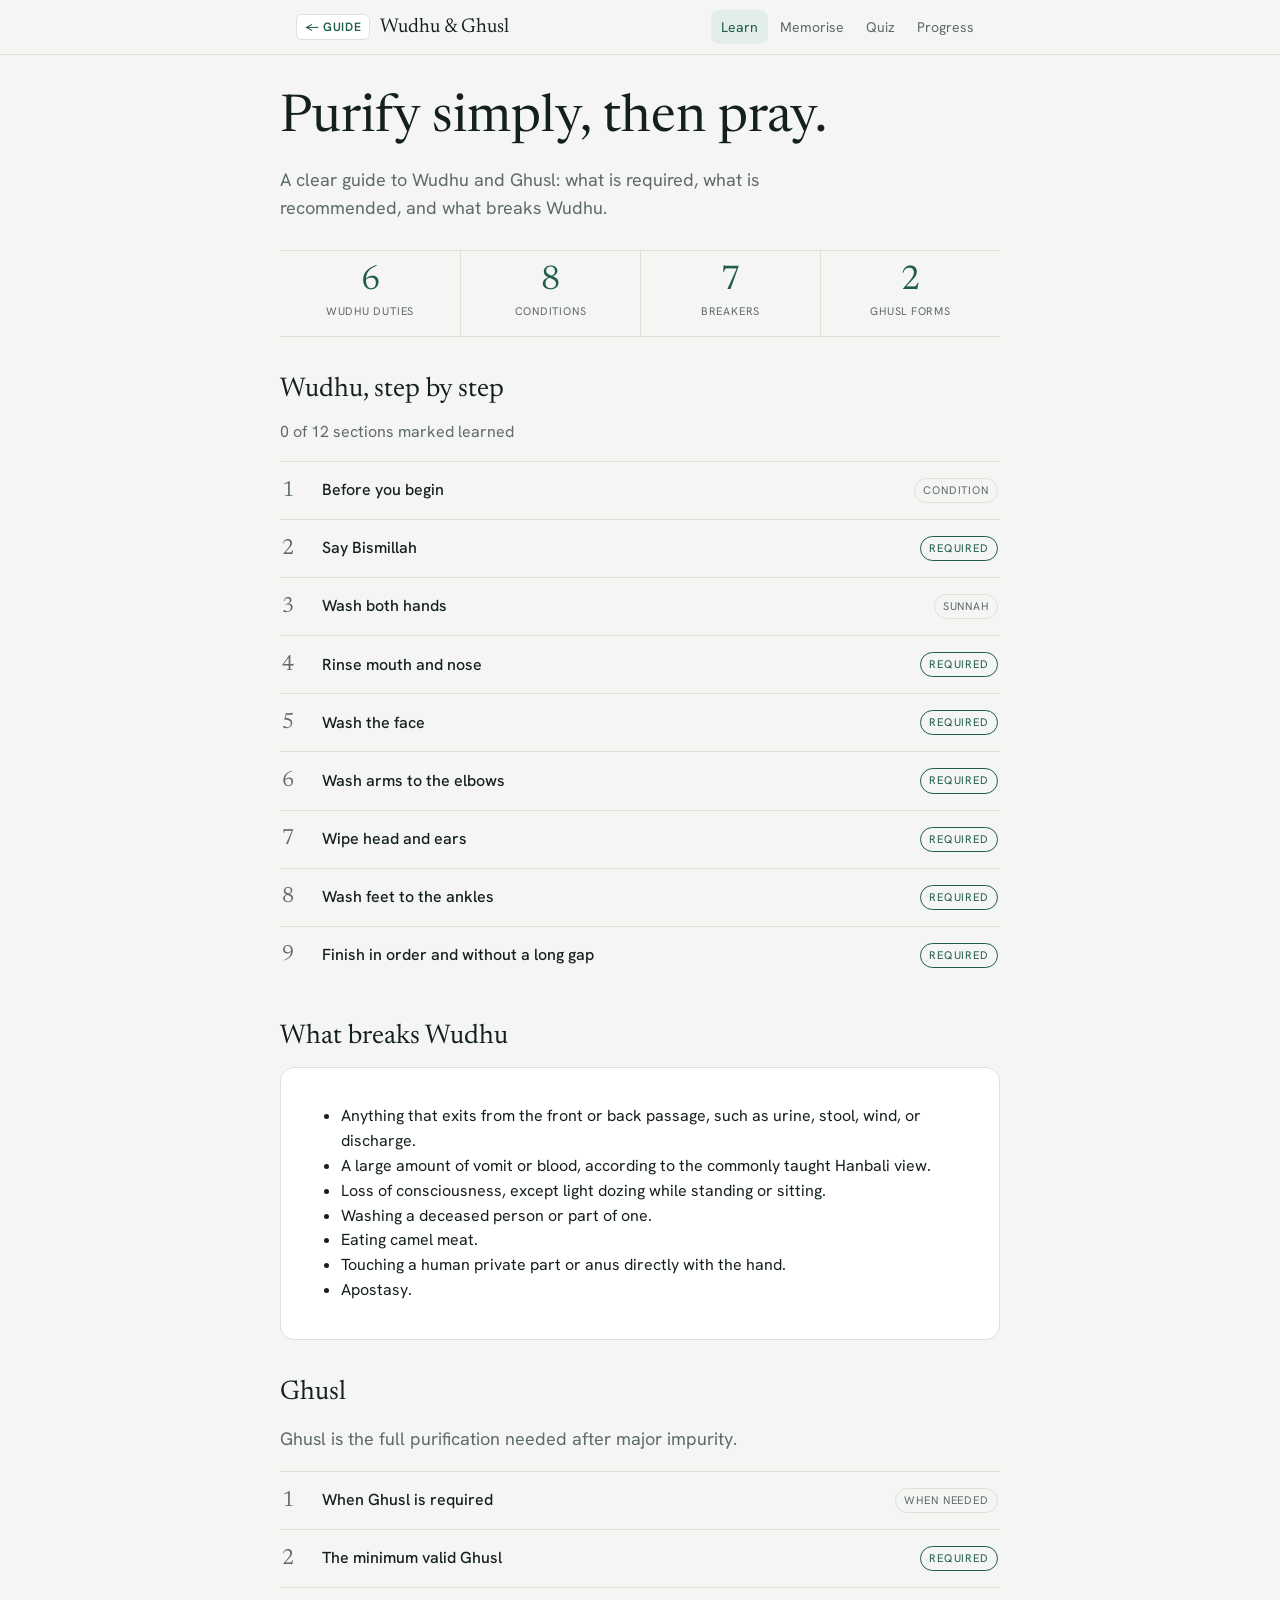
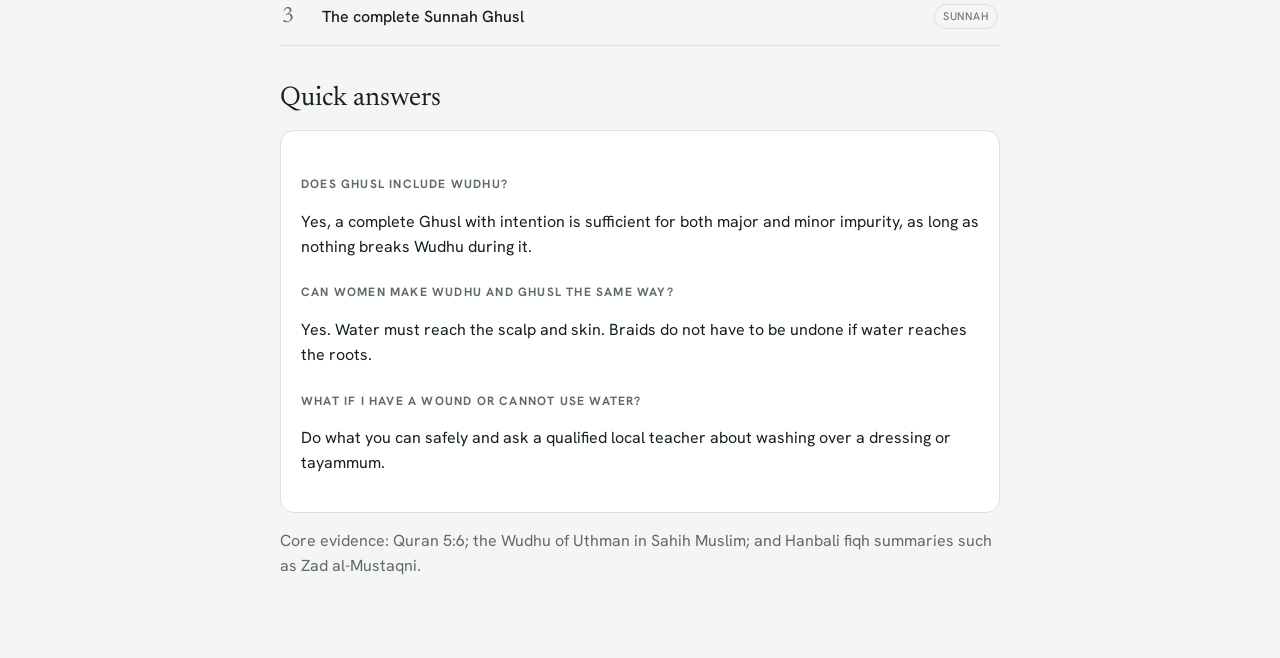
<file: wudhu-ghusl.html>
<!doctype html>
<html lang="en">
<head>
  <meta charset="utf-8">
  <meta name="viewport" content="width=device-width,initial-scale=1,viewport-fit=cover">
  <title>Wudhu & Ghusl | VNIT Guide</title>
  <link rel="stylesheet" href="https://fonts.googleapis.com/css2?family=Hanken+Grotesk:wght@400;500;600&family=Newsreader:opsz,wght@6..72,400;6..72,500&display=swap">
  <style>
    :root{--bg:#f5f6f3;--surface:#fff;--ink:#14201c;--muted:#5e6b66;--line:#dce1dc;--accent:#1f5d4a;--accent-ink:#fff;--soft:#e3eee9;--good:#23704a;--good-soft:#e1f1e7;--bad:#ae3b2b;--bad-soft:#f7e3df;--display:Newsreader,Georgia,serif;--body:"Hanken Grotesk",system-ui,sans-serif}
    @media(prefers-color-scheme:dark){:root{--bg:#0e1412;--surface:#151d1a;--ink:#e8eeea;--muted:#93a29b;--line:#263230;--accent:#7fd1af;--accent-ink:#0e1412;--soft:#1a2a24;--good:#6fcf97;--good-soft:#16291f;--bad:#f09282;--bad-soft:#2e1b18}}
    *{box-sizing:border-box} body{margin:0;background:var(--bg);color:var(--ink);font:16px/1.55 var(--body);padding:0 16px 64px}.wrap{max-width:720px;margin:auto}.bar{position:sticky;top:0;z-index:2;background:var(--bg);border-bottom:1px solid var(--line);margin:0 -16px}.bar .wrap{display:flex;align-items:center;justify-content:space-between;gap:10px;padding:10px 16px;flex-wrap:wrap}.brand{font:20px var(--display);display:flex;gap:10px;align-items:center}.back{font:600 12px var(--body);letter-spacing:.05em;text-transform:uppercase;color:var(--accent);text-decoration:none;border:1px solid var(--line);border-radius:6px;padding:4px 8px;background:var(--surface)}nav{display:flex;gap:2px}button{font-family:inherit;color:inherit}:focus-visible{outline:2px solid var(--accent);outline-offset:2px}nav button{border:0;background:none;color:var(--muted);padding:8px 10px;border-radius:8px;cursor:pointer;font-size:14px}nav button[aria-current=true]{background:var(--soft);color:var(--accent)}h1,h2{font-family:var(--display);font-weight:400;line-height:1.1}h1{font-size:clamp(34px,7vw,52px);margin:36px 0 10px}h2{font-size:27px;margin:38px 0 12px}h3{font-size:12px;text-transform:uppercase;letter-spacing:.1em;color:var(--muted);margin:24px 0 8px}.lede,.meta{color:var(--muted)}.lede{font-size:18px;max-width:55ch}.note{border-left:2px solid var(--accent);padding:4px 0 4px 14px;color:var(--muted);font-size:15px;margin:20px 0}.counts{display:grid;grid-template-columns:repeat(4,1fr);border-block:1px solid var(--line);margin:28px 0}.counts div{text-align:center;padding:13px 6px;border-left:1px solid var(--line)}.counts div:first-child{border:0}.counts b{display:block;font:34px/1 var(--display);color:var(--accent)}.counts span{font-size:11px;color:var(--muted);text-transform:uppercase;letter-spacing:.07em}.step{border-top:1px solid var(--line)}.step:last-of-type{border-bottom:1px solid var(--line)}summary{display:flex;align-items:center;gap:12px;padding:16px 2px;cursor:pointer;list-style:none}summary::-webkit-details-marker{display:none}.idx{font:22px var(--display);color:var(--muted);width:28px}.title{flex:1;font-weight:500}.tag{font-size:11px;letter-spacing:.08em;text-transform:uppercase;border:1px solid var(--line);border-radius:99px;padding:3px 8px;color:var(--muted)}.tag.required{color:var(--accent);border-color:var(--accent)}.tag.done{background:var(--good-soft);border-color:transparent;color:var(--good)}.step-body{padding:0 2px 22px 42px}.step-body ul{margin:0 0 14px;padding-left:18px}.step-body li{margin:0 0 7px}.btn{border:1px solid var(--line);background:var(--surface);padding:9px 14px;border-radius:9px;cursor:pointer;font-size:14px}.btn:hover{border-color:var(--accent)}.btn.primary{background:var(--accent);border-color:var(--accent);color:var(--accent-ink)}.row{display:flex;flex-wrap:wrap;gap:8px;align-items:center}.card{background:var(--surface);border:1px solid var(--line);border-radius:14px;padding:20px;margin:16px 0}.flash{min-height:230px;display:flex;flex-direction:column;justify-content:center;text-align:center;cursor:pointer}.small{font-size:12px;color:var(--muted);letter-spacing:.1em;text-transform:uppercase}.flash .name,.question{font:27px/1.25 var(--display);margin:9px 0}.progress{height:5px;background:var(--line);border-radius:5px;overflow:hidden;margin:10px 0}.progress i{display:block;height:100%;background:var(--accent)}.choices{display:grid;gap:8px}.choice{text-align:left;border:1px solid var(--line);background:var(--bg);border-radius:10px;padding:12px;cursor:pointer;font:500 15px/1.4 var(--body)}.choice:hover:not(:disabled){border-color:var(--accent)}.choice.ok{background:var(--good-soft);border-color:var(--good)}.choice.no{background:var(--bad-soft);border-color:var(--bad)}.feedback{padding:13px;border-radius:10px;margin-top:14px}.feedback.good{background:var(--good-soft)}.feedback.bad{background:var(--bad-soft)}.list{padding-left:20px}.list li{margin-bottom:6px}@media(max-width:520px){.bar .wrap{justify-content:center}.brand{width:100%;justify-content:center}.step-body{padding-left:2px}.counts b{font-size:27px}}
  </style>
</head>
<body>
  <header class="bar"><div class="wrap"><div class="brand"><a class="back" href="index.html">← Guide</a><span>Wudhu & Ghusl</span></div><nav aria-label="Sections"><button data-tab="learn">Learn</button><button data-tab="memorise">Memorise</button><button data-tab="quiz">Quiz</button><button data-tab="progress">Progress</button></nav></div></header>
  <main class="wrap" id="app"></main>
  <script>
  (function(){"use strict";
    var $=function(s){return document.querySelector(s)}, store={d:{learned:{},known:{},answers:0,correct:0,tab:"learn"},load:function(){try{var x=JSON.parse(localStorage.getItem("purification-guide-v1"));if(x)Object.assign(this.d,x)}catch(e){}},save:function(){localStorage.setItem("purification-guide-v1",JSON.stringify(this.d))}};store.load();
    var WUDHU=[
      ["Before you begin","Condition",["Be Muslim, sane, and able to understand what you are doing.","Make the intention in your heart to lift minor impurity or make prayer permissible. Do not need to say it aloud.","Use pure, purifying water. Remove nail polish, paint, thick grease, or anything that blocks water.","If needed, clean yourself after relieving yourself. Wait until urine, menstrual bleeding, or post-partum bleeding has ended."]],
      ["Say Bismillah","Required",["Say Bismillah before starting. If you deliberately leave it, repeat the Wudhu. Forgetting is excused; continue when you remember.","Facing the Qiblah is good if it is easy, but it is not required."]],
      ["Wash both hands","Sunnah",["Wash both hands to the wrists three times, right then left.","This wash is required when waking from a night sleep. Small dirt under nails is excused, but remove anything that blocks water."]],
      ["Rinse mouth and nose","Required",["Rinse the mouth and nose three times. Make water reach the mouth and nostrils.","It is best to use one right-hand scoop for both, and use the left hand to expel water from the nose."]],
      ["Wash the face","Required",["Wash from the usual hairline to the chin, and ear to ear. Do this three times.","Wash the whole beard. If it is thin, water must reach the skin beneath it."]],
      ["Wash arms to the elbows","Required",["Wash the right hand, forearm, and elbow three times, then the left. Include nails and elbows.","It is best to rub the water in and wash a little beyond the elbow."]],
      ["Wipe head and ears","Required",["With fresh water, wipe the whole head once: front to back, then return.","Wipe inside the ears with index fingers and outside with thumbs."]],
      ["Wash feet to the ankles","Required",["Wash the right foot including the ankle three times, then the left.","It is best to rub between the toes, starting at the right little toe with the left little finger."]],
      ["Finish in order and without a long gap","Required",["Keep this order: face, arms, head, feet. Mouth and nose are part of washing the face.","Do each part continuously. Do not leave a long break that lets the previous limb dry in normal conditions.","After Wudhu, it is recommended to say: Ashhadu an la ilaha ill-Allah wahdahu la sharika lah, wa ashhadu anna Muhammadan abduhu wa rasuluh."]]
    ];
    var GHUSL=[
      ["When Ghusl is required","When needed",["After sexual intercourse, even without discharge.","After semen is discharged with pleasure.","When menstruation or post-partum bleeding ends.","For a deceased Muslim, except a martyr killed in battle. Ask a teacher about less common cases."]],
      ["The minimum valid Ghusl","Required",["Make the intention in your heart to lift major impurity.","Wash the entire body once, including the mouth and nose.","Make sure water reaches hair roots, skin folds, underarms, between toes, and behind knees. Remove anything that blocks water.","This is enough. You do not need a separate Wudhu when the Ghusl is complete and nothing has broken it."]],
      ["The complete Sunnah Ghusl","Sunnah",["Intend, say Bismillah, and wash your hands three times.","Wash away impurity from the private area.","Make a complete Wudhu. You may delay washing the feet until the end if standing where water collects.","Pour water over the head three times, working it through to the roots.","Wash the whole body, right side then left, rubbing water over it."]]
    ];
    var BREAKS=["Anything that exits from the front or back passage, such as urine, stool, wind, or discharge.","A large amount of vomit or blood, according to the commonly taught Hanbali view.","Loss of consciousness, except light dozing while standing or sitting.","Washing a deceased person or part of one.","Eating camel meat.","Touching a human private part or anus directly with the hand.","Apostasy."];
    var CARDS=[
      {q:"What are the four washing or wiping obligations of Wudhu?",a:"Face including mouth and nose; arms including elbows; whole head including ears; feet including ankles."},
      {q:"What makes the simple form of Ghusl valid?",a:"Intention, then washing the entire body once, including mouth and nose."},
      {q:"What order must Wudhu follow?",a:"Face, arms, head, then feet."},
      {q:"Name three things that can break Wudhu.",a:"For example: something exiting the passages, loss of consciousness, camel meat, direct private-part touch, or washing a deceased person."},
      {q:"Does a person need a separate Wudhu after a complete Ghusl?",a:"No, if the Ghusl was complete and nothing broke their Wudhu during it."}
    ];
    var QUIZ=[
      {q:"Which is required for Wudhu?",o:["Wiping only part of the head","Washing the face, including mouth and nose","Washing each limb exactly three times"],a:1,e:"The required wash is once; three times is Sunnah. The whole face includes mouth and nose."},
      {q:"What must be removed before Wudhu or Ghusl?",o:["Anything that blocks water from reaching skin or nails","All natural oil from the skin","Every trace of ordinary dirt"],a:0,e:"Remove a barrier such as nail polish, paint, or thick grease. Ordinary clean dirt is different."},
      {q:"Which of these breaks Wudhu in this guide?",o:["Eating camel meat","Drinking camel milk","Touching a camel"],a:0,e:"Eating camel meat breaks Wudhu; its milk and stock do not."},
      {q:"What is enough for a valid Ghusl?",o:["A complete Wudhu only","Washing all of the body once with intention, including mouth and nose","Washing the body three times in a fixed order"],a:1,e:"The minimum is intention and water reaching the entire body, mouth, and nose."},
      {q:"What should you do if you deliberately omit Bismillah before Wudhu?",o:["Continue; it is only recommended","Repeat the Wudhu","Only wash the hands again"],a:1,e:"In this Hanbali-oriented guide, deliberately omitting it means the Wudhu is repeated; forgetting is excused."},
      {q:"Which is not required for valid Wudhu?",o:["Doing the obligatory parts in order","Leaving a long gap between limbs","Washing every required limb three times"],a:2,e:"One complete wash is enough. Three washes are the preferred Sunnah."}
    ];
    var S={tab:store.d.tab,card:0,shown:false,quiz:null};
    function esc(s){return s.replace(/&/g,"&amp;").replace(/</g,"&lt;").replace(/>/g,"&gt;")}
    function list(a){return "<ul>"+a.map(function(x){return "<li>"+x+"</li>"}).join("")+"</ul>"}
    function steps(group,prefix){return group.map(function(x,i){var id=prefix+i,d=store.d.learned[id],tag=x[1]==="Required"?"required":"";return '<details class="step"><summary><span class="idx">'+(i+1)+'</span><span class="title">'+x[0]+'</span><span class="tag '+(d?"done":tag)+'">'+(d?"Learned":x[1])+'</span></summary><div class="step-body">'+list(x[2])+'<button class="btn" data-act="learn" data-id="'+id+'">'+(d?"Mark as not learned":"Mark as learned")+'</button></div></details>'}).join("")}
    function learn(){var n=Object.keys(store.d.learned).length;return '<h1>Purify simply, then pray.</h1><p class="lede">A clear guide to Wudhu and Ghusl: what is required, what is recommended, and what breaks Wudhu.</p><div class="counts"><div><b>6</b><span>Wudhu duties</span></div><div><b>8</b><span>Conditions</span></div><div><b>7</b><span>Breakers</span></div><div><b>2</b><span>Ghusl forms</span></div></div><h2>Wudhu, step by step</h2><p class="meta">'+n+' of '+(WUDHU.length+GHUSL.length)+' sections marked learned</p>'+steps(WUDHU,"w")+'<h2>What breaks Wudhu</h2><div class="card">'+list(BREAKS)+'</div><h2>Ghusl</h2><p class="lede">Ghusl is the full purification needed after major impurity.</p>'+steps(GHUSL,"g")+'<h2>Quick answers</h2><div class="card"><h3>Does Ghusl include Wudhu?</h3><p>Yes, a complete Ghusl with intention is sufficient for both major and minor impurity, as long as nothing breaks Wudhu during it.</p><h3>Can women make Wudhu and Ghusl the same way?</h3><p>Yes. Water must reach the scalp and skin. Braids do not have to be undone if water reaches the roots.</p><h3>What if I have a wound or cannot use water?</h3><p>Do what you can safely and ask a qualified local teacher about washing over a dressing or tayammum.</p></div><p class="meta">Core evidence: Quran 5:6; the Wudhu of Uthman in Sahih Muslim; and Hanbali fiqh summaries such as Zad al-Mustaqni.</p>'}
    function memorise(){var c=CARDS[S.card],known=Object.keys(store.d.known).length;return '<h1>Memorise</h1><p class="lede">Try to answer before revealing the card.</p><div class="progress"><i style="width:'+(known/CARDS.length*100)+'%"></i></div><p class="meta">'+known+' of '+CARDS.length+' cards known</p><div class="card flash" data-act="reveal"><div class="small">'+(S.shown?"Answer":"Recall this")+'</div><div class="name">'+esc(S.shown?c.a:c.q)+'</div><p class="meta">'+(S.shown?"Tap to see the question":"Tap to reveal")+'</p></div><div class="row"><button class="btn" data-act="prev">Previous</button><button class="btn" data-act="next">Next</button>'+ (S.shown?'<button class="btn primary" data-act="known">Got it</button>':'')+'</div>'}
    function quiz(){if(!S.quiz)return '<h1>Quiz</h1><p class="lede">Check the essentials before the next prayer.</p><div class="card"><p class="question">Six quick questions on Wudhu and Ghusl.</p><button class="btn primary" data-act="start">Start quiz</button></div>';var q=QUIZ[S.quiz.i];if(S.quiz.done){var p=Math.round(S.quiz.score/QUIZ.length*100);return '<h1>Quiz complete</h1><div class="card"><div class="small">Your score</div><div class="question">'+S.quiz.score+' / '+QUIZ.length+' ('+p+'%)</div><p class="meta">Review the Learn tab for any answer you missed.</p><button class="btn primary" data-act="start">Try again</button></div>'}var h='<h1>Quiz</h1><p class="meta">Question '+(S.quiz.i+1)+' of '+QUIZ.length+'</p><div class="card"><div class="question">'+q.q+'</div><div class="choices">';q.o.forEach(function(o,i){var cls="";if(S.quiz.checked)cls=i===q.a?" ok":i===S.quiz.pick?" no":"";h+='<button class="choice'+cls+'" data-act="answer" data-i="'+i+'" '+(S.quiz.checked?"disabled":"")+'>'+o+'</button>'});h+='</div>';if(S.quiz.checked)h+='<div class="feedback '+(S.quiz.pick===q.a?"good":"bad")+'"><b>'+(S.quiz.pick===q.a?"Correct.":"Not quite.")+'</b> '+q.e+'</div><button class="btn primary" style="margin-top:14px" data-act="continue">'+(S.quiz.i+1===QUIZ.length?"See result":"Next question")+'</button>';return h+'</div>'}
    function progress(){var learned=Object.keys(store.d.learned).length,known=Object.keys(store.d.known).length,pct=store.d.answers?Math.round(store.d.correct/store.d.answers*100):0;return '<h1>Your progress</h1><p class="lede">Progress stays only in this browser.</p><div class="card"><h3>Learn</h3><div class="question">'+learned+' / '+(WUDHU.length+GHUSL.length)+'</div><div class="progress"><i style="width:'+(learned/(WUDHU.length+GHUSL.length)*100)+'%"></i></div><h3>Memorise</h3><div class="question">'+known+' / '+CARDS.length+'</div><div class="progress"><i style="width:'+(known/CARDS.length*100)+'%"></i></div><h3>Quiz accuracy</h3><div class="question">'+pct+'%</div><p class="meta">'+store.d.correct+' correct from '+store.d.answers+' answers</p><button class="btn" data-act="reset">Reset progress</button></div>'}
    function render(){store.d.tab=S.tab;store.save();var f={learn:learn,memorise:memorise,quiz:quiz,progress:progress}[S.tab];$("#app").innerHTML=f();document.querySelectorAll("[data-tab]").forEach(function(b){b.setAttribute("aria-current",b.dataset.tab===S.tab?"true":"false")})}
    document.addEventListener("click",function(e){var b=e.target.closest("[data-act],[data-tab]");if(!b)return;if(b.dataset.tab){S.tab=b.dataset.tab;render();return}var a=b.dataset.act;if(a==="learn"){var id=b.dataset.id;store.d.learned[id]?delete store.d.learned[id]:store.d.learned[id]=1;render()}if(a==="reveal"){S.shown=!S.shown;render()}if(a==="next"||a==="prev"){S.card=(S.card+(a==="next"?1:CARDS.length-1))%CARDS.length;S.shown=false;render()}if(a==="known"){store.d.known[S.card]=1;S.shown=false;render()}if(a==="start"){S.quiz={i:0,score:0,checked:false,pick:null,done:false};render()}if(a==="answer"&&!S.quiz.checked){S.quiz.pick=+b.dataset.i;S.quiz.checked=true;store.d.answers++;if(S.quiz.pick===QUIZ[S.quiz.i].a){S.quiz.score++;store.d.correct++}store.save();render()}if(a==="continue"){if(++S.quiz.i===QUIZ.length)S.quiz.done=true;else{S.quiz.checked=false;S.quiz.pick=null}render()}if(a==="reset"){store.d={learned:{},known:{},answers:0,correct:0,tab:"progress"};store.save();S.card=0;S.quiz=null;render()}});render();
  })();
  </script>
</body>
</html>
</file>
<file: feedback.css>
.restaurant-info { min-width: 0; flex: 1; }
.restaurant-rating {
    display: block; padding: 2px 0; border: 0; background: none;
    color: var(--accent); font: 400 .7rem/1.5 'Inter', sans-serif;
    text-align: left; cursor: pointer;
}
.restaurant-rating:hover { text-decoration: underline; text-underline-offset: 3px; }
.feedback-dialog {
    margin: auto; width: min(540px, calc(100% - 32px)); max-height: calc(100dvh - 32px);
    padding: 24px; border: 1px solid var(--border); border-radius: var(--radius);
    background: var(--bg); color: var(--text); box-shadow: var(--shadow); overflow-y: auto;
}
.feedback-dialog::backdrop { background: rgba(26, 26, 26, .38); }
body:has(.feedback-dialog[open]) { overflow: hidden; }
.feedback-heading { display: flex; align-items: flex-start; gap: 16px; justify-content: space-between; }
.feedback-dialog h2 { font: 500 1.5rem/1.3 'Playfair Display', Georgia, serif; }
.feedback-dialog h3 { font-size: .8rem; font-weight: 600; margin-bottom: 12px; }
.feedback-muted { color: var(--text-3); font-size: .75rem; line-height: 1.6; }
.feedback-summary { margin: 6px 0 20px; color: var(--accent); font-size: .8rem; }
.feedback-close { border: 0; background: none; color: var(--text-2); font-size: 1.5rem; cursor: pointer; min-width: 32px; min-height: 32px; }
.feedback-form { padding: 18px; background: var(--surface); border: 1px solid var(--border); border-radius: var(--radius-sm); }
.feedback-form label, .feedback-form legend { font-size: .78rem; color: var(--text-2); }
.feedback-form fieldset { border: 0; min-width: 0; }
.feedback-stars { display: flex; gap: 4px; margin: 4px 0 12px; }
.feedback-stars label { position: relative; cursor: pointer; }
.feedback-stars input { position: absolute; opacity: 0; width: 100%; height: 100%; cursor: pointer; }
.feedback-stars span { display: block; font-size: 1.9rem; line-height: 1.3; color: var(--border-2); padding: 0 3px; }
.feedback-stars label.selected span { color: var(--warm); }
.feedback-stars input:focus-visible + span { outline: 2px solid var(--accent); outline-offset: 2px; border-radius: 3px; }
.feedback-input { display: block; width: 100%; border: 1px solid var(--border-2); border-radius: var(--radius-sm); padding: 9px 10px; margin: 5px 0 12px; font: inherit; font-size: .85rem; color: var(--text); background: var(--surface); }
textarea.feedback-input { min-height: 90px; resize: vertical; }
.feedback-dialog :focus-visible { outline: 2px solid var(--accent-2); outline-offset: 3px; }
.feedback-upload { border: 1px dashed var(--border-2); border-radius: var(--radius-sm); padding: 10px; margin: 4px 0 12px; }
.feedback-upload input { display: block; max-width: 100%; font: inherit; font-size: .75rem; margin-top: 6px; }
.feedback-photos { display: flex; flex-wrap: wrap; gap: 8px; margin-top: 8px; }
.feedback-photo { position: relative; }
.feedback-photos img { width: 82px; height: 72px; object-fit: cover; border-radius: var(--radius-sm); display: block; border: 1px solid var(--border); }
.feedback-remove { position: absolute; right: 2px; top: 2px; border-radius: 50%; border: 1px solid var(--border); background: var(--surface); color: var(--text); width: 24px; height: 24px; cursor: pointer; }
.feedback-submit, .feedback-more { font: 500 .78rem 'Inter', sans-serif; padding: 9px 14px; border-radius: var(--radius-sm); cursor: pointer; border: 1px solid var(--accent); background: var(--accent); color: white; }
.feedback-submit { margin-top: 12px; }
.feedback-dialog button:disabled { opacity: .55; cursor: wait; }
.feedback-status { font-size: .78rem; color: var(--accent); margin-top: 10px; overflow-wrap: anywhere; }
.feedback-status[data-error="true"] { color: #93452f; }
.feedback-reviews { margin-top: 24px; }
.feedback-review { padding: 14px 0; border-top: 1px solid var(--border); overflow-wrap: anywhere; }
.feedback-review-head { display: flex; align-items: center; gap: 8px; font-size: .78rem; }
.feedback-review-head .feedback-review-stars { margin-left: auto; }
.feedback-review-stars { color: var(--warm); white-space: nowrap; }
.feedback-review p { font-size: .85rem; margin: 6px 0; white-space: pre-wrap; }
.feedback-more { margin-top: 12px; background: transparent; color: var(--accent); }
.feedback-delete { margin: 0; padding: 0; border: 0; background: transparent; color: var(--accent); text-decoration: underline; text-underline-offset: 2px; cursor: pointer; font: inherit; }
.feedback-delete:hover { color: var(--warm); }
.feedback-delete:disabled { opacity: .55; cursor: wait; }
.feedback-review-skeleton { height: 78px; margin: 14px 0; border-radius: var(--radius-sm); background: linear-gradient(90deg, #ecebe8 25%, #f5f4f1 50%, #ecebe8 75%); background-size: 200% 100%; animation: feedback-shimmer 1.2s ease-in-out infinite; }
@keyframes feedback-shimmer { from { background-position: 200% 0; } to { background-position: -200% 0; } }
.feedback-request-intro { margin: 10px 0 18px; }
.restaurant-request-open { margin-top: 10px; }
@media (max-width: 480px) {
    .feedback-dialog { padding: 18px; }
    .feedback-form { padding: 14px; }
    .feedback-input { font-size: 16px; }
}
</file>
<file: gallery.css>
.gallery-accordion-item .gallery-body { padding-top: 20px; background: #fcfcfb; }
.gallery-accordion-item > .accordion-button { position: relative; border-bottom: 0 !important; }
.gallery-accordion-item > .accordion-button::after {
    content: '';
    position: absolute;
    right: 0;
    bottom: 0;
    left: 0;
    height: 1px;
    background: var(--border);
    pointer-events: none;
}
.gallery-accordion-item .accordion-content:not(.open) {
    overflow: hidden;
}
.gallery-accordion-item .accordion-content:not(.open) .gallery-body {
    padding-top: 0;
    padding-bottom: 0;
}
.gallery-filters {
    display: flex;
    gap: 8px;
    overflow-x: auto;
    padding: 0 0 3px;
    scrollbar-width: none;
}
.gallery-filters::-webkit-scrollbar { display: none; }
.gallery-filter {
    flex: 0 0 auto;
    padding: 6px 15px;
    border: 1px solid var(--border);
    border-radius: 999px;
    background: var(--surface);
    color: var(--text-2);
    font: 500 .78rem/1.3 'Inter', sans-serif;
    cursor: pointer;
    white-space: nowrap;
    transition: background .2s, color .2s, border-color .2s;
}
.gallery-filter[aria-pressed="true"] {
    border-color: var(--accent);
    background: var(--accent);
    color: white;
}
.gallery-filter:hover:not([aria-pressed="true"]) { color: var(--accent); border-color: var(--accent-2); }
.gallery-filter:focus-visible, .gallery-scroll-button:focus-visible, .gallery-track:focus-visible {
    outline: 2px solid var(--accent-2);
    outline-offset: 2px;
}
.gallery-occasions { margin-top: 22px; }
.gallery-occasion + .gallery-occasion {
    margin-top: 28px;
}
.gallery-occasion-heading {
    display: flex;
    align-items: center;
    justify-content: space-between;
    gap: 12px;
    margin-bottom: 10px;
}
.gallery-occasion-heading > div:first-child { min-width: 0; }
.gallery-body .gallery-occasion h3 {
    margin: 0;
    color: var(--text);
    font: 600 .88rem/1.4 'Inter', sans-serif;
    letter-spacing: -.01em;
    text-transform: none;
    overflow-wrap: anywhere;
}
.gallery-body .gallery-occasion h3::before {
    content: '';
    display: inline-block;
    width: 6px;
    height: 6px;
    margin: 0 8px 2px 0;
    border-radius: 50%;
    background: var(--accent);
}
.gallery-occasion-meta { display: flex; align-items: center; gap: 10px; flex: 0 0 auto; }
.gallery-occasion time { color: var(--text-3); font: 500 .68rem/1.4 'Inter', sans-serif; text-transform: uppercase; letter-spacing: .05em; white-space: nowrap; }
.gallery-scroll-controls { display: flex; gap: 6px; }
.gallery-scroll-controls[hidden] { display: none; }
.gallery-scroll-button {
    display: grid;
    place-items: center;
    width: 27px;
    height: 27px;
    border: 1px solid var(--border-2);
    border-radius: 50%;
    background: var(--surface);
    color: var(--accent);
    font: 1rem/1 'Inter', sans-serif;
    cursor: pointer;
}
.gallery-scroll-button:hover:not(:disabled) { background: var(--accent-bg); border-color: var(--accent); }
.gallery-scroll-button:disabled { opacity: .35; cursor: default; }
.gallery-track {
    display: flex;
    gap: 14px;
    overflow-x: auto;
    overscroll-behavior-inline: contain;
    scroll-snap-type: x proximity;
    scroll-behavior: smooth;
    padding: 3px 0 12px;
    scrollbar-color: #c8d1cc #f1f0eb;
    scrollbar-width: thin;
}
.gallery-track::-webkit-scrollbar { height: 5px; }
.gallery-track::-webkit-scrollbar-track { background: #f1f0eb; border-radius: 999px; }
.gallery-track::-webkit-scrollbar-thumb { background: #c8d1cc; border-radius: 999px; }
.gallery-photo {
    flex: 0 0 clamp(225px, 43%, 280px);
    min-width: 0;
    margin: 0;
    overflow: hidden;
    scroll-snap-align: start;
    border: 1px solid var(--border);
    border-radius: var(--radius);
    background: var(--surface);
    box-shadow: 0 2px 8px rgba(0,0,0,.035);
}
.gallery-photo a { position: relative; display: block; overflow: hidden; background: var(--muted-bg); }
.gallery-photo img {
    display: block;
    width: 100%;
    height: 160px;
    object-fit: cover;
    transition: transform .35s ease;
}
.gallery-photo a:hover img { transform: scale(1.035); }
.gallery-photo-label {
    position: absolute;
    top: 8px;
    left: 8px;
    max-width: calc(100% - 16px);
    padding: 3px 7px;
    overflow: hidden;
    border-radius: 4px;
    background: rgba(26, 26, 26, .72);
    color: white;
    font: 500 .65rem/1.35 'Inter', sans-serif;
    text-overflow: ellipsis;
    white-space: nowrap;
}
.gallery-image-unavailable { display: grid !important; place-items: center; height: 160px; color: var(--text-3); font-size: .75rem; text-decoration: none; }
.gallery-image-unavailable .gallery-photo-label { display: none; }
.gallery-body .gallery-empty {
    margin: 0;
    padding: 30px 18px;
    border: 1px dashed var(--border-2);
    border-radius: var(--radius-sm);
    background: var(--surface);
    color: var(--text-3);
    text-align: center;
    font-size: .8rem;
}
body:has(.gallery-viewer[open]) { overflow: hidden; }
.gallery-viewer {
    width: fit-content;
    max-width: none;
    max-height: none;
    margin: auto;
    padding: 0;
    overflow: visible;
    border: 0;
    background: transparent;
    color: inherit;
    box-shadow: none;
}
.gallery-viewer::backdrop { background: rgba(248,247,244,.18); backdrop-filter: blur(9px); }
.gallery-viewer-stage {
    position: relative;
    display: flex;
    align-items: center;
    justify-content: center;
    width: fit-content;
    padding: 0 58px;
}
.gallery-viewer-image-wrap { display: grid; place-items: center; }
.gallery-viewer-image-wrap img { display: block; width: auto; height: auto; max-width: calc(100vw - 160px); max-height: calc(100dvh - 48px); object-fit: contain; }
.gallery-viewer-image-wrap img[hidden] { display: none; }
.gallery-viewer-arrow {
    position: absolute;
    top: 50%;
    transform: translateY(-50%);
    display: grid;
    place-items: center;
    width: 42px;
    height: 42px;
    border: 1px solid rgba(47,77,65,.3);
    border-radius: 50%;
    background: rgba(255,255,255,.88);
    color: var(--accent);
    font: 1.7rem/1 'Inter', sans-serif;
    cursor: pointer;
    box-shadow: 0 2px 12px rgba(0,0,0,.16);
}
.gallery-viewer-prev { left: 9px; }
.gallery-viewer-next { right: 9px; }
.gallery-viewer-arrow:disabled { opacity: .3; cursor: default; }
.gallery-viewer button:focus-visible { outline: 2px solid var(--accent); outline-offset: 3px; }
.gallery-admin-toggle {
    margin-top: 16px;
    padding: 5px 0;
    border: 0;
    background: none;
    color: var(--text-3);
    font: 500 .7rem/1.4 'Inter', sans-serif;
    text-decoration: underline;
    text-underline-offset: 3px;
    cursor: pointer;
}
.gallery-admin-toggle:hover, .gallery-admin-link:hover { color: var(--accent); }
.gallery-admin[hidden], .gallery-admin-login[hidden], .gallery-admin-dashboard[hidden], .gallery-admin [hidden] { display: none; }
.gallery-admin {
    width: min(760px, 100%);
    margin: 14px auto 0;
    padding: 22px;
    border: 1px solid var(--border);
    border-radius: var(--radius);
    background: var(--surface);
    box-shadow: 0 8px 28px rgba(30,40,34,.07);
    color: var(--text);
    text-align: left;
}
.gallery-admin-heading, .gallery-admin-toolbar { display: flex; align-items: center; justify-content: space-between; gap: 12px; }
.gallery-admin-heading { padding-bottom: 14px; border-bottom: 1px solid var(--border); }
.gallery-admin-heading h2 { font: 600 1rem/1.4 'Inter', sans-serif; }
.gallery-admin-kicker { color: var(--text-3); font: 600 .62rem/1.4 'Inter', sans-serif; letter-spacing: .11em; }
.gallery-admin-close { width: 32px; height: 32px; border: 0; border-radius: 50%; background: var(--muted-bg); color: var(--text-2); font-size: 1.35rem; cursor: pointer; }
.gallery-admin-login, .gallery-admin-form { display: grid; gap: 12px; margin-top: 16px; }
.gallery-admin-login > p:first-child, .gallery-admin-toolbar p { color: var(--text-2); font: 400 .8rem/1.5 'Inter', sans-serif; }
.gallery-admin label { display: grid; gap: 5px; color: var(--text-2); font: 500 .72rem/1.4 'Inter', sans-serif; }
.gallery-admin input, .gallery-admin select { width: 100%; min-height: 38px; padding: 8px 10px; border: 1px solid var(--border-2); border-radius: var(--radius-sm); background: white; color: var(--text); font: 400 .8rem/1.4 'Inter', sans-serif; }
.gallery-admin input[readonly] { color: var(--text-3); background: var(--muted-bg); }
.gallery-admin-primary { justify-self: start; padding: 9px 15px; border: 0; border-radius: var(--radius-sm); background: var(--accent); color: white; font: 600 .76rem/1.35 'Inter', sans-serif; cursor: pointer; }
.gallery-admin-primary:hover { background: #254438; }
.gallery-admin-link { padding: 3px 0; border: 0; background: none; color: var(--text-3); font: 500 .72rem/1.4 'Inter', sans-serif; text-decoration: underline; text-underline-offset: 3px; cursor: pointer; }
.gallery-admin-message { min-height: 1.3em; color: var(--accent); font: 500 .75rem/1.45 'Inter', sans-serif; }
.gallery-admin-message[data-error="true"] { color: #a44933; }
.gallery-admin-toolbar { padding-top: 16px; }
.gallery-admin-form { padding: 16px; border: 1px solid var(--border); border-radius: var(--radius-sm); background: #fcfcfb; }
.gallery-admin-form h3, .gallery-admin-existing h3 { color: var(--text); font: 600 .82rem/1.4 'Inter', sans-serif; }
.gallery-admin-fields { display: grid; grid-template-columns: 1fr 1fr; gap: 10px; }
.gallery-admin-hint { margin: -6px 0 0; color: var(--text-3); font: 400 .68rem/1.4 'Inter', sans-serif; }
.gallery-admin-existing { margin-top: 18px; }
.gallery-admin-section { margin-top: 16px; border: 1px solid var(--border); border-radius: var(--radius-sm); background: #fcfcfb; }
.gallery-admin-section > summary, .gallery-admin-occasion > summary { cursor: pointer; list-style: none; padding: 14px 16px; color: var(--text); font: 600 .82rem/1.4 'Inter', sans-serif; }
.gallery-admin-section > summary::-webkit-details-marker, .gallery-admin-occasion > summary::-webkit-details-marker { display: none; }
.gallery-admin-section > summary::after, .gallery-admin-occasion > summary::after { content: '⌄'; float: right; color: var(--text-3); font-size: 1rem; }
.gallery-admin-section[open] > summary::after, .gallery-admin-occasion[open] > summary::after { content: '⌃'; }
.gallery-admin-section-count { margin-left: 7px; color: var(--text-3); font: 400 .68rem/1.4 'Inter', sans-serif; }
.gallery-admin-section > .gallery-admin-form { margin: 0 12px 12px; }
.gallery-admin-new-group { display: flex; align-items: end; gap: 10px; padding: 10px; border: 1px dashed var(--border-2); border-radius: var(--radius-sm); background: white; }
.gallery-admin-new-group label { flex: 1; }
.gallery-admin-occasion { margin: 0 12px 9px; border: 1px solid var(--border); border-radius: var(--radius-sm); background: white; }
.gallery-admin-occasion > form, .gallery-admin-occasion > h4, .gallery-admin-occasion > .gallery-admin-photo-upload, .gallery-admin-occasion > .gallery-admin-occasion-photos { margin-left: 14px; margin-right: 14px; }
.gallery-admin-occasion > form { margin-top: 0; }
.gallery-admin-occasion h4 { margin-top: 3px; color: var(--text-2); font: 600 .72rem/1.4 'Inter', sans-serif; }
.gallery-admin-photo-upload { display: flex; align-items: center; gap: 10px; padding: 10px 0; }
.gallery-admin-photo-upload input { flex: 1; min-height: 36px; }
.gallery-admin-occasion-photos { display: grid; gap: 8px; padding-bottom: 14px; }
.gallery-admin-photo-list { display: grid; gap: 8px; margin-top: 10px; }
.gallery-admin-photo-row { display: grid; grid-template-columns: 64px 1fr auto; align-items: center; gap: 10px; padding: 7px; border: 1px solid var(--border); border-radius: var(--radius-sm); }
.gallery-admin-photo-row img { width: 64px; height: 46px; border-radius: 4px; object-fit: cover; }
.gallery-admin-photo-row p { color: var(--text-2); font: 500 .7rem/1.4 'Inter', sans-serif; }
.gallery-admin-photo-row small { display: block; margin-top: 2px; color: var(--text-3); font: 400 .64rem/1.35 'Inter', sans-serif; }
.gallery-admin-delete { padding: 5px 7px; border: 1px solid #e3d1ca; border-radius: 4px; background: white; color: #a44933; font: 500 .66rem/1.3 'Inter', sans-serif; cursor: pointer; }
.gallery-admin-delete:hover { background: #fbf1ed; }
.gallery-admin-dashboard { max-height: min(72dvh, 820px); overflow-y: auto; padding-right: 3px; }
.gallery-admin-actions { display: flex; flex-wrap: wrap; align-items: center; gap: 10px; }
.gallery-admin-occasion-list, .gallery-admin-review-list { display: grid; gap: 9px; margin-top: 10px; }
.gallery-admin-occasion-row { margin-top: 0; }
.gallery-admin-review-row { display: flex; align-items: flex-start; justify-content: space-between; gap: 12px; padding: 12px; border: 1px solid var(--border); border-radius: var(--radius-sm); }
.gallery-admin-review-row strong { display: block; color: var(--text); font: 600 .75rem/1.4 'Inter', sans-serif; }
.gallery-admin-review-row small { display: block; margin: 3px 0 6px; color: var(--text-3); font: 400 .66rem/1.4 'Inter', sans-serif; }
.gallery-admin-review-row p { overflow-wrap: anywhere; color: var(--text-2); font: 400 .72rem/1.5 'Inter', sans-serif; white-space: pre-wrap; }
.gallery-admin-request-list { display: grid; gap: 9px; margin-top: 10px; }
.gallery-admin-request-row { display: flex; align-items: flex-start; justify-content: space-between; gap: 12px; padding: 12px; border: 1px solid var(--border); border-radius: var(--radius-sm); background: var(--surface); }
.gallery-admin-request-row strong { display: block; color: var(--text); font: 600 .75rem/1.4 'Inter', sans-serif; }
.gallery-admin-request-row small { display: block; margin: 3px 0 6px; color: var(--text-3); font: 400 .66rem/1.4 'Inter', sans-serif; }
.gallery-admin-request-row p { margin: 0 0 6px; overflow-wrap: anywhere; color: var(--text-2); font: 400 .72rem/1.5 'Inter', sans-serif; white-space: pre-wrap; }
.gallery-admin-request-link { color: var(--accent); font: 500 .68rem/1.4 'Inter', sans-serif; text-decoration: underline; text-underline-offset: 3px; }
.gallery-admin-request-status { flex: 0 0 auto; color: var(--text-3); font: 500 .64rem/1.4 'Inter', sans-serif; white-space: nowrap; }
.gallery-admin-photo-actions { display: flex; align-items: center; gap: 8px; }
.gallery-admin-photo-rename { grid-column: 1 / -1; display: flex; gap: 8px; padding-top: 8px; border-top: 1px solid var(--border); }
.gallery-admin-photo-rename input { flex: 1; min-width: 0; }
.gallery-admin-photo-edit { grid-column: 1 / -1; display: grid; grid-template-columns: repeat(2, minmax(0, 1fr)); gap: 9px; padding: 10px 3px 3px; border-top: 1px solid var(--border); }
.gallery-admin-photo-edit button { grid-column: 1 / -1; }
@media (max-width: 480px) {
    .gallery-photo { flex-basis: min(75%, 280px); }
    .gallery-occasion-heading { align-items: flex-start; }
    .gallery-occasion-meta { flex-direction: column; align-items: flex-end; gap: 5px; }
    .gallery-occasion + .gallery-occasion { margin-top: 24px; }
    .gallery-viewer-stage { padding-inline: 44px; }
    .gallery-viewer-image-wrap img { max-width: calc(100vw - 88px); max-height: calc(100dvh - 36px); }
    .gallery-viewer-arrow { width: 34px; height: 34px; }
    .gallery-viewer-prev { left: 5px; }
    .gallery-viewer-next { right: 5px; }
    .gallery-admin { padding: 16px; }
    .gallery-admin-fields { grid-template-columns: 1fr; }
    .gallery-admin-photo-row { grid-template-columns: 52px 1fr auto; gap: 7px; }
    .gallery-admin-photo-row img { width: 52px; height: 42px; }
    .gallery-admin-photo-actions { flex-direction: column; align-items: flex-end; gap: 3px; }
    .gallery-admin-photo-edit { grid-template-columns: 1fr; }
    .gallery-admin-request-row { flex-direction: column; }
    .gallery-admin-request-status { align-self: flex-start; }
}
@media (prefers-reduced-motion: reduce) {
    .gallery-photo img, .gallery-filter { transition: none; }
}
</file>
